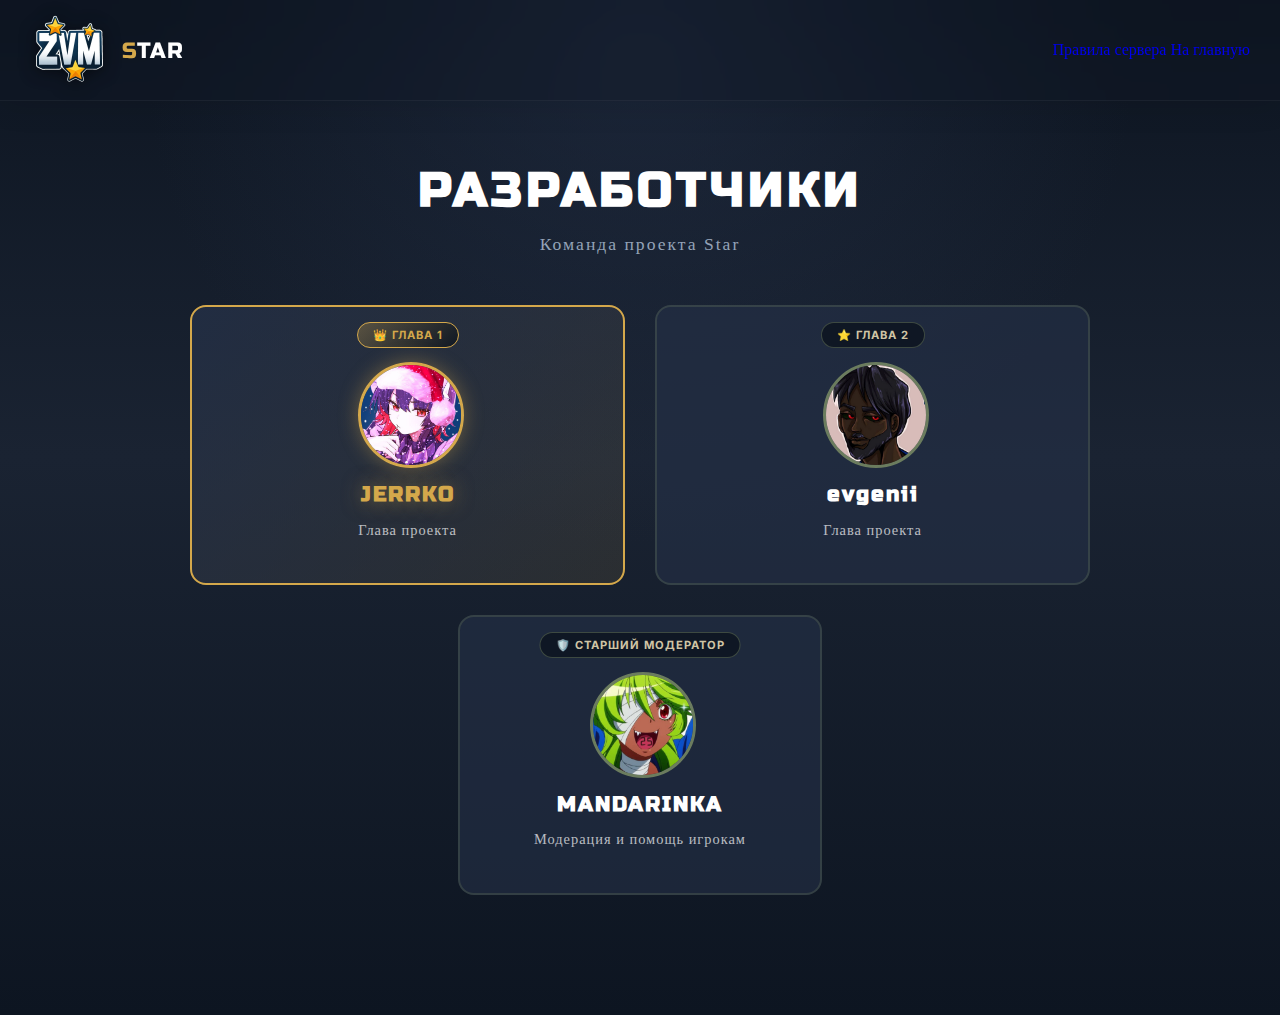
<file: developers.html>
<!DOCTYPE html>
<html lang="ru">
<head>
    <meta charset="UTF-8">
    <meta name="viewport" content="width=device-width, initial-scale=1.0">
    <meta name="description" content="Star — команда проекта (разработчики и администрация).">
    <meta name="theme-color" content="#1a2332">

    <title>Разработчики | Star</title>

    <link rel="icon" type="image/png" sizes="32x32" href="img/favicon-32x32.png">
    <link rel="icon" type="image/png" sizes="16x16" href="img/favicon-16x16.png">
    <link rel="icon" type="image/png" href="img/logo.png">
    <link rel="apple-touch-icon" sizes="180x180" href="img/apple-touch-icon.png">
    <link rel="shortcut icon" href="img/favicon.ico">

    <link rel="stylesheet" href="style.css">
</head>
<body class="developers-page">
    <header class="header">
        <a href="index.html" class="logo">
            <img src="img/logo.png" alt="Star Logo" class="logo-img">
            <span class="logo-text"><span>S</span>tar</span>
        </a>

        <nav class="top-nav">
            <a href="index.html#rules" class="top-nav-link">Правила сервера</a>
            <a href="index.html" class="top-nav-link">На главную</a>
        </nav>
    </header>

    <main>
        <section class="team-section">
            <div class="section-container">
                <div class="section-header">
                    <h1 class="section-title">Разработчики</h1>
                    <p class="section-subtitle">Команда проекта Star</p>
                </div>

                <div class="team-grid">
                    <div class="team-card team-card-leader">
                        <div class="team-card-badge">👑 ГЛАВА 1</div>
                        <div class="team-avatar">
                            <img src="img/team/jerrko.png" alt="JERRKO" class="team-avatar-img">
                            <div class="team-avatar-border"></div>
                        </div>
                        <h2 class="team-name">JERRKO</h2>
                        <p class="team-role">Глава проекта</p>
                    </div>

                    <div class="team-card">
                        <div class="team-card-badge">⭐ ГЛАВА 2</div>
                        <div class="team-avatar">
                            <img src="img/team/evgene.png" alt="evgenii" class="team-avatar-img">
                            <div class="team-avatar-border"></div>
                        </div>
                        <h2 class="team-name">evgenii</h2>
                        <p class="team-role">Глава проекта</p>
                    </div>

                    <div class="team-card">
                        <div class="team-card-badge">🛡️ СТАРШИЙ МОДЕРАТОР</div>
                        <div class="team-avatar">
                            <img src="img/team/mandarinka.png" alt="MANDARINKA" class="team-avatar-img">
                            <div class="team-avatar-border"></div>
                        </div>
                        <h2 class="team-name">MANDARINKA</h2>
                        <p class="team-role">Модерация и помощь игрокам</p>
                    </div>
                </div>
            </div>
        </section>
    </main>

    <script src="script.js"></script>
</body>
</html>
</file>
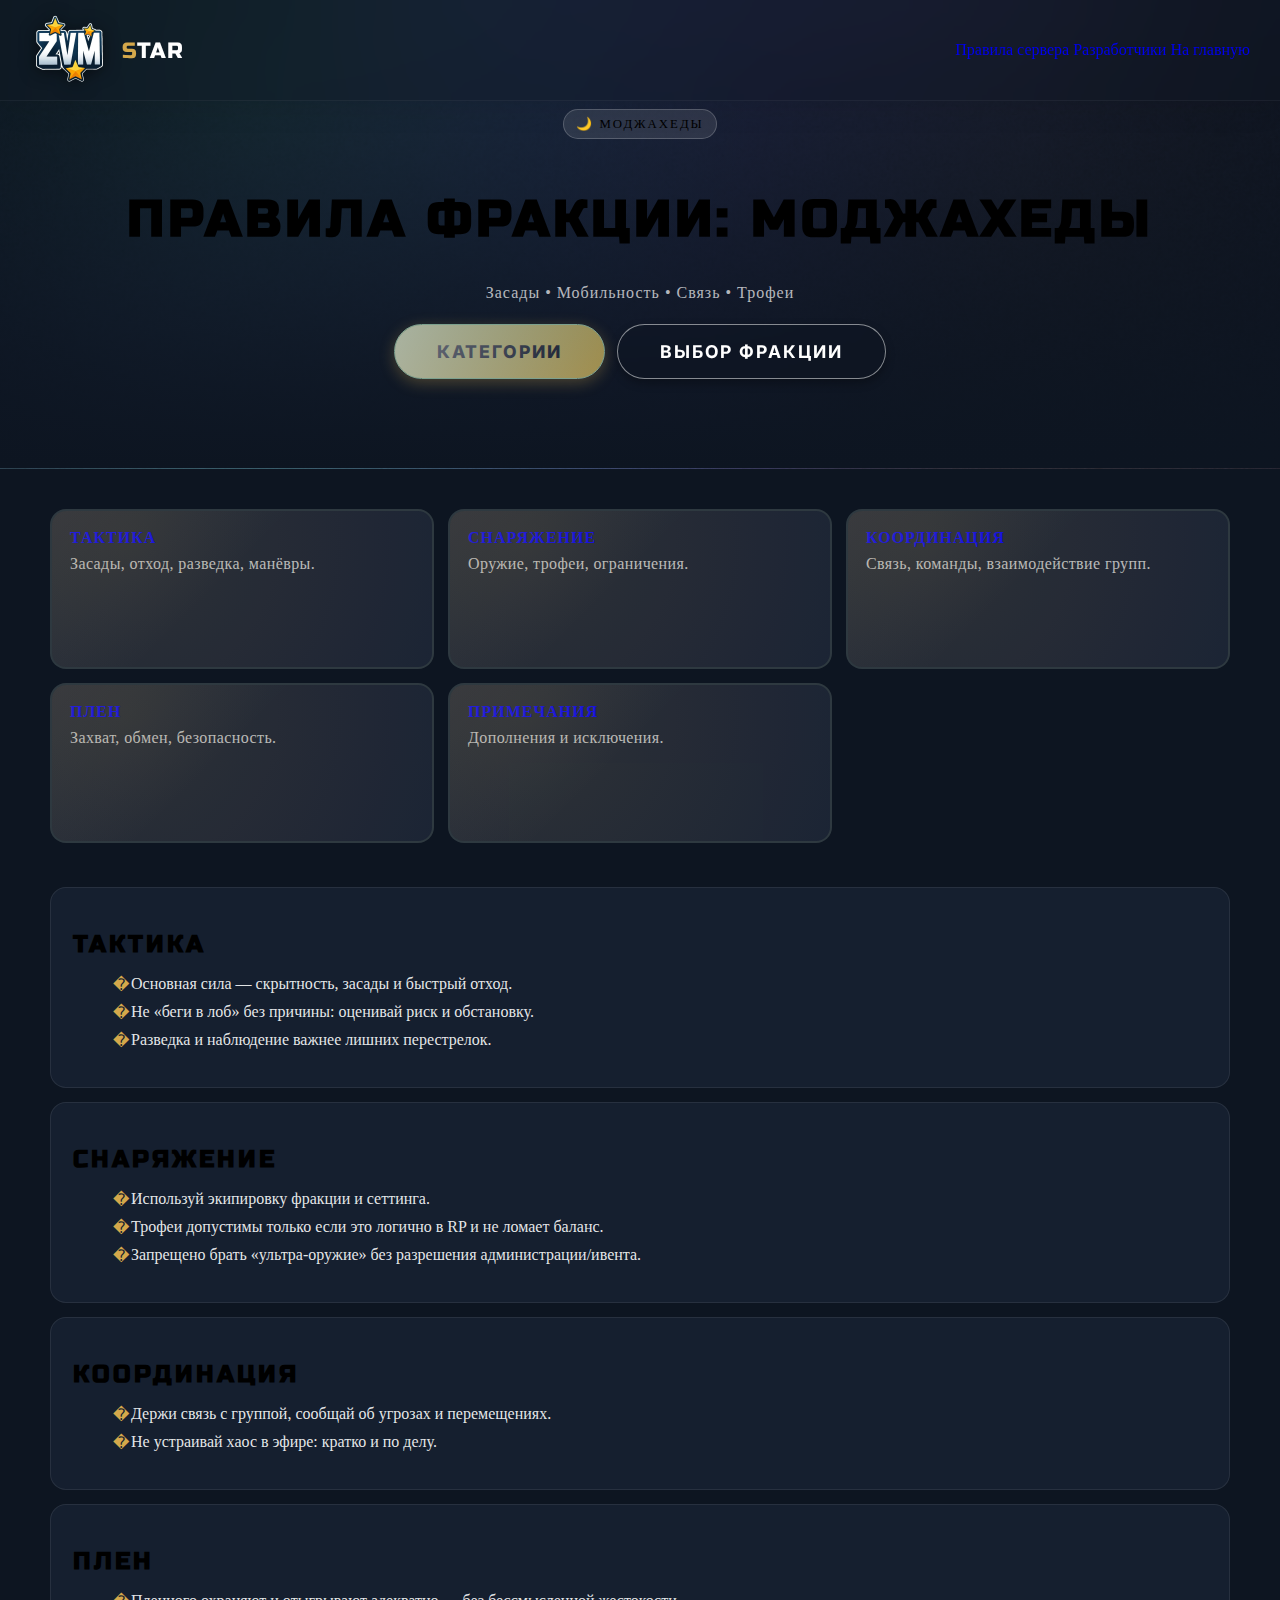
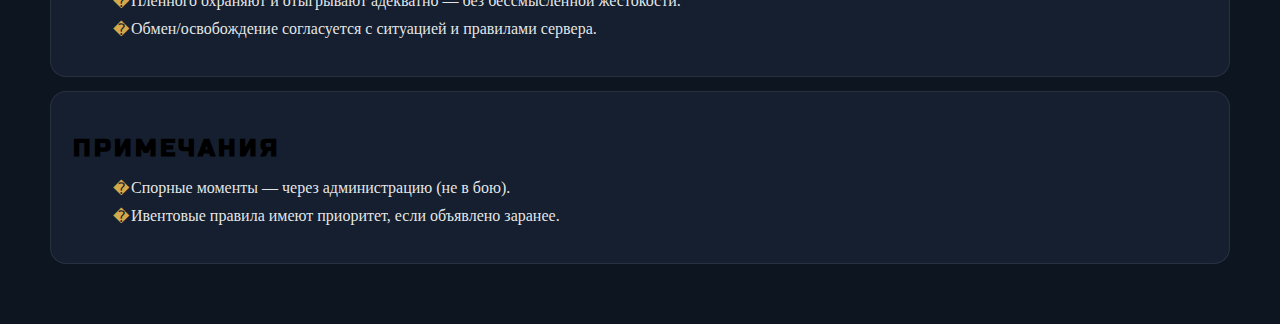
<file: mujahideen.html>
<!DOCTYPE html>
<html lang="ru">
<head>
	<meta charset="UTF-8">
	<meta name="viewport" content="width=device-width, initial-scale=1.0">
	<meta name="description" content="Star – Military RP: Моджахеды (тактика, снаряжение, правила фракции).">
	<meta name="theme-color" content="#1a2332">

	<title>Моджахеды — Правила фракции | Star</title>

	<link rel="icon" type="image/png" sizes="32x32" href="img/favicon-32x32.png">
	<link rel="icon" type="image/png" sizes="16x16" href="img/favicon-16x16.png">
	<link rel="icon" type="image/png" href="img/logo.png">
	<link rel="apple-touch-icon" sizes="180x180" href="img/apple-touch-icon.png">
	<link rel="shortcut icon" href="img/favicon.ico">

	<link rel="stylesheet" href="style.css">
</head>
<body>
	<header class="header">
		<a href="index.html" class="logo">
			<img src="img/logo.png" alt="Star Logo" class="logo-img">
			<span class="logo-text"><span>S</span>tar</span>
		</a>
		<nav class="top-nav">
			<a href="index.html#rules" class="top-nav-link">Правила сервера</a>
			<a href="developers.html" target="_blank" rel="noopener" class="top-nav-link">Разработчики</a>
			<a href="index.html" class="top-nav-link">На главную</a>
		</nav>
	</header>

	<main class="faction-page faction-page-muj">
		<section class="faction-hero">
			<div class="faction-hero-overlay"></div>
			<div class="faction-hero-content">
				<div class="faction-hero-badge">🌙 МОДЖАХЕДЫ</div>
				<h1 class="faction-hero-title">Правила фракции: Моджахеды</h1>
				<p class="faction-hero-subtitle">Засады • Мобильность • Связь • Трофеи</p>
				<div class="faction-hero-actions">
					<a class="btn btn-primary" href="#categories">Категории</a>
					<a class="btn btn-outline" href="index.html#home">Выбор фракции</a>
				</div>
			</div>
		</section>

		<section id="categories" class="faction-categories">
			<div class="section-container">
				<div class="faction-categories-grid">
					<a class="category-tile" href="#tactics">
						<div class="category-title">Тактика</div>
						<div class="category-desc">Засады, отход, разведка, манёвры.</div>
					</a>
					<a class="category-tile" href="#equipment">
						<div class="category-title">Снаряжение</div>
						<div class="category-desc">Оружие, трофеи, ограничения.</div>
					</a>
					<a class="category-tile" href="#coordination">
						<div class="category-title">Координация</div>
						<div class="category-desc">Связь, команды, взаимодействие групп.</div>
					</a>
					<a class="category-tile" href="#prisoners">
						<div class="category-title">Плен</div>
						<div class="category-desc">Захват, обмен, безопасность.</div>
					</a>
					<a class="category-tile" href="#notes">
						<div class="category-title">Примечания</div>
						<div class="category-desc">Дополнения и исключения.</div>
					</a>
				</div>
			</div>
		</section>

		<section class="faction-sections">
			<div class="section-container">
				<article id="tactics" class="faction-section">
					<h2 class="faction-section-title">Тактика</h2>
					<ul class="faction-list">
						<li>Основная сила — скрытность, засады и быстрый отход.</li>
						<li>Не «беги в лоб» без причины: оценивай риск и обстановку.</li>
						<li>Разведка и наблюдение важнее лишних перестрелок.</li>
					</ul>
				</article>

				<article id="equipment" class="faction-section">
					<h2 class="faction-section-title">Снаряжение</h2>
					<ul class="faction-list">
						<li>Используй экипировку фракции и сеттинга.</li>
						<li>Трофеи допустимы только если это логично в RP и не ломает баланс.</li>
						<li>Запрещено брать «ультра-оружие» без разрешения администрации/ивента.</li>
					</ul>
				</article>

				<article id="coordination" class="faction-section">
					<h2 class="faction-section-title">Координация</h2>
					<ul class="faction-list">
						<li>Держи связь с группой, сообщай об угрозах и перемещениях.</li>
						<li>Не устраивай хаос в эфире: кратко и по делу.</li>
					</ul>
				</article>

				<article id="prisoners" class="faction-section">
					<h2 class="faction-section-title">Плен</h2>
					<ul class="faction-list">
						<li>Пленного охраняют и отыгрывают адекватно — без бессмысленной жестокости.</li>
						<li>Обмен/освобождение согласуется с ситуацией и правилами сервера.</li>
					</ul>
				</article>

				<article id="notes" class="faction-section">
					<h2 class="faction-section-title">Примечания</h2>
					<ul class="faction-list">
						<li>Спорные моменты — через администрацию (не в бою).</li>
						<li>Ивентовые правила имеют приоритет, если объявлено заранее.</li>
					</ul>
				</article>
			</div>
		</section>
	</main>

	<script src="script.js"></script>
</body>
</html>
</file>
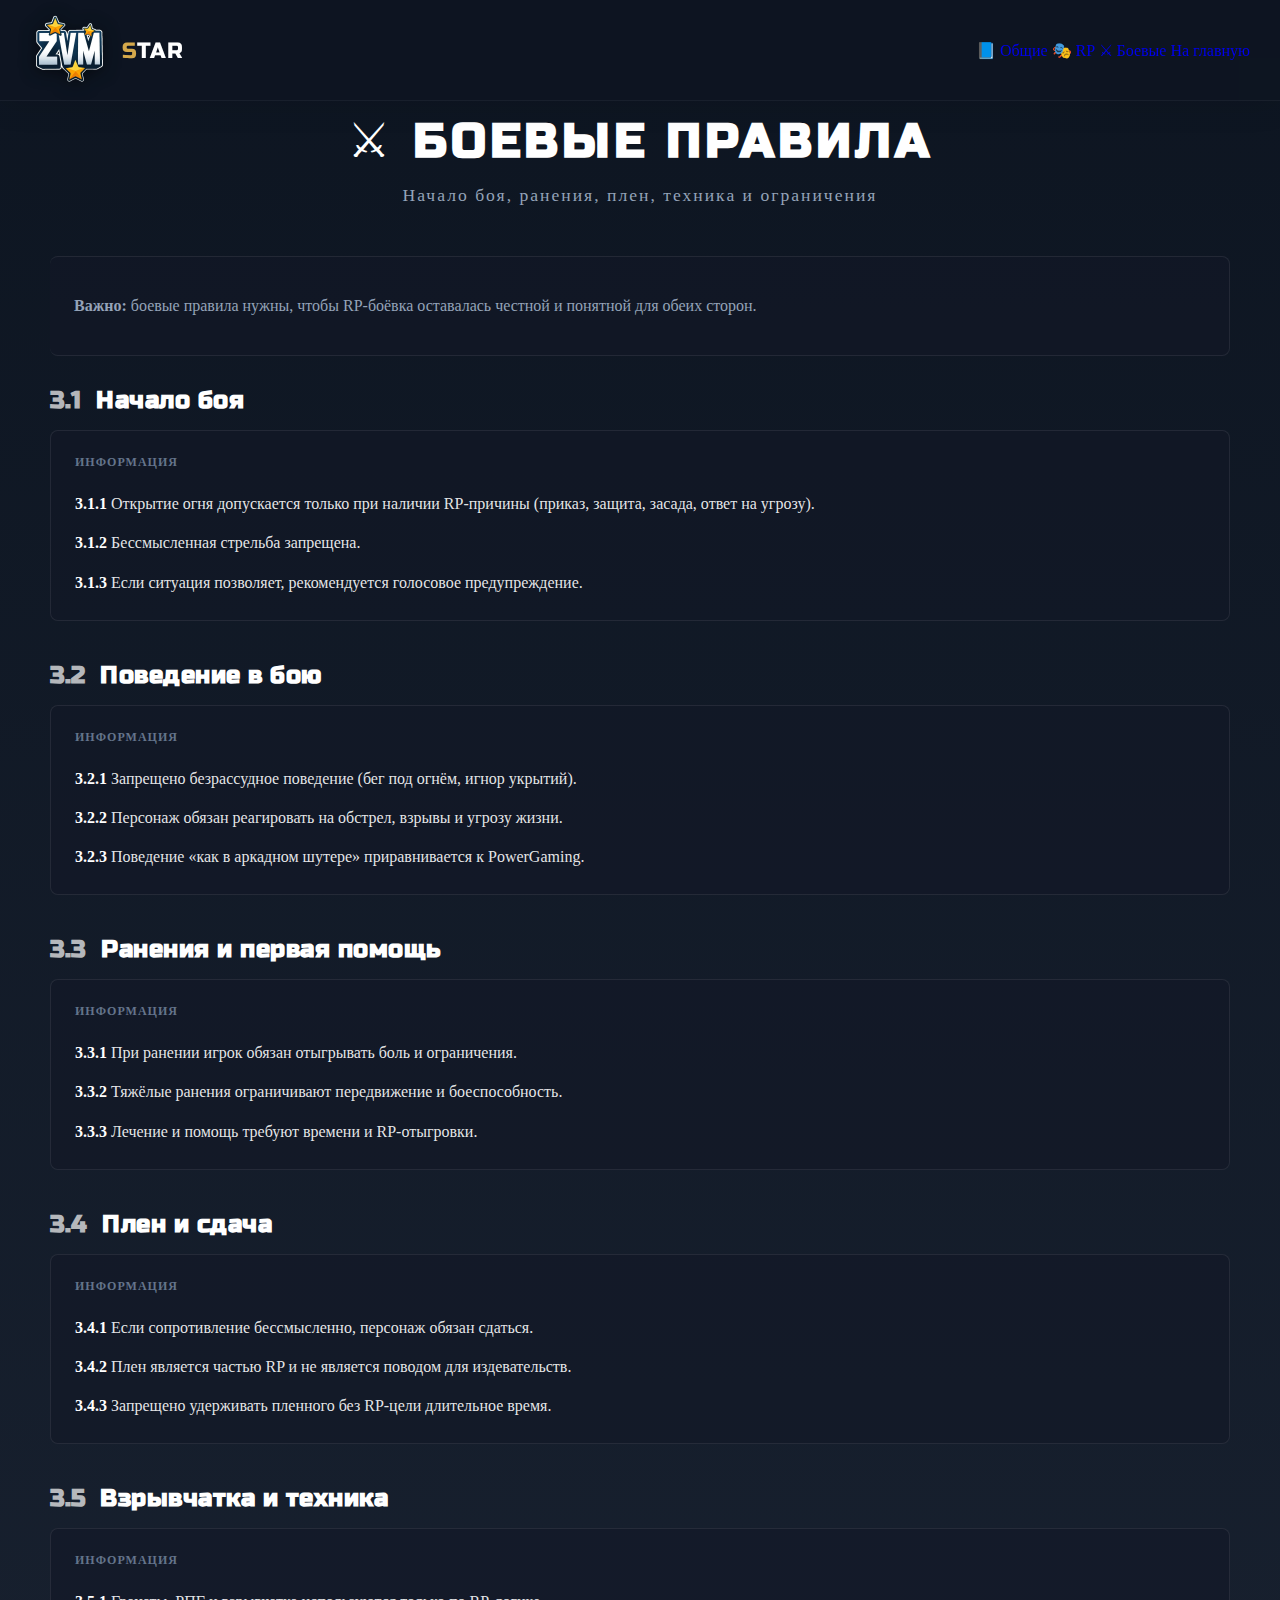
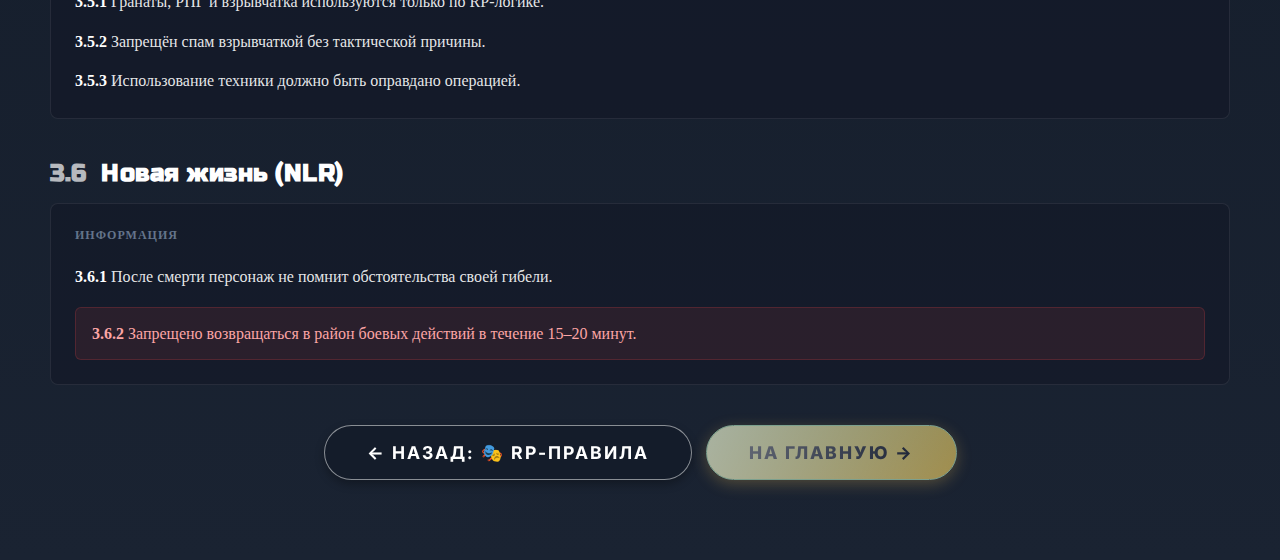
<file: rules-combat.html>
<!DOCTYPE html>
<html lang="ru">
<head>
    <meta charset="UTF-8">
    <meta name="viewport" content="width=device-width, initial-scale=1.0">
    <meta name="description" content="Star — Military RP: Afghanistan. Боевые правила сервера.">
    <meta name="theme-color" content="#1a2332">

    <title>Боевые правила | Star</title>

    <link rel="icon" type="image/png" sizes="32x32" href="img/favicon-32x32.png">
    <link rel="icon" type="image/png" sizes="16x16" href="img/favicon-16x16.png">
    <link rel="icon" type="image/png" href="img/logo.png">
    <link rel="apple-touch-icon" sizes="180x180" href="img/apple-touch-icon.png">
    <link rel="shortcut icon" href="img/favicon.ico">

    <link rel="stylesheet" href="style.css">
</head>
<body>
    <header class="header">
        <a href="index.html" class="logo">
            <img src="img/logo.png" alt="Star Logo" class="logo-img">
            <span class="logo-text"><span>S</span>tar</span>
        </a>

        <nav class="top-nav">
            <a href="rules-general.html" class="top-nav-link">📘 Общие</a>
            <a href="rules-rp.html" class="top-nav-link">🎭 RP</a>
            <a href="rules-combat.html" class="top-nav-link">⚔ Боевые</a>
            <a href="index.html" class="top-nav-link">На главную</a>
        </nav>
    </header>

    <main class="rules-section">
        <div class="section-container">
            <div class="section-header">
                <h1 class="section-title">⚔ Боевые правила</h1>
                <p class="section-subtitle">Начало боя, ранения, плен, техника и ограничения</p>
            </div>

            <div class="rules-intro-block">
                <p><strong>Важно:</strong> боевые правила нужны, чтобы RP-боёвка оставалась честной и понятной для обеих сторон.</p>
            </div>

            <!-- 3.1 Начало боя -->
            <div class="rule-block">
                <div class="rule-header">
                    <div class="rule-number">3.1</div>
                    <h2 class="rule-title">Начало боя</h2>
                </div>
                <div class="rule-items">
                    <div class="rule-item">
                        <div class="rule-text"><strong>3.1.1</strong> Открытие огня допускается только при наличии RP-причины (приказ, защита, засада, ответ на угрозу).</div>
                    </div>
                    <div class="rule-item">
                        <div class="rule-text"><strong>3.1.2</strong> Бессмысленная стрельба запрещена.</div>
                    </div>
                    <div class="rule-item">
                        <div class="rule-text"><strong>3.1.3</strong> Если ситуация позволяет, рекомендуется голосовое предупреждение.</div>
                    </div>
                </div>
            </div>

            <!-- 3.2 Поведение в бою -->
            <div class="rule-block">
                <div class="rule-header">
                    <div class="rule-number">3.2</div>
                    <h2 class="rule-title">Поведение в бою</h2>
                </div>
                <div class="rule-items">
                    <div class="rule-item">
                        <div class="rule-text"><strong>3.2.1</strong> Запрещено безрассудное поведение (бег под огнём, игнор укрытий).</div>
                    </div>
                    <div class="rule-item">
                        <div class="rule-text"><strong>3.2.2</strong> Персонаж обязан реагировать на обстрел, взрывы и угрозу жизни.</div>
                    </div>
                    <div class="rule-item">
                        <div class="rule-text"><strong>3.2.3</strong> Поведение «как в аркадном шутере» приравнивается к PowerGaming.</div>
                    </div>
                </div>
            </div>

            <!-- 3.3 Ранения и первая помощь -->
            <div class="rule-block">
                <div class="rule-header">
                    <div class="rule-number">3.3</div>
                    <h2 class="rule-title">Ранения и первая помощь</h2>
                </div>
                <div class="rule-items">
                    <div class="rule-item">
                        <div class="rule-text"><strong>3.3.1</strong> При ранении игрок обязан отыгрывать боль и ограничения.</div>
                    </div>
                    <div class="rule-item">
                        <div class="rule-text"><strong>3.3.2</strong> Тяжёлые ранения ограничивают передвижение и боеспособность.</div>
                    </div>
                    <div class="rule-item">
                        <div class="rule-text"><strong>3.3.3</strong> Лечение и помощь требуют времени и RP-отыгровки.</div>
                    </div>
                </div>
            </div>

            <!-- 3.4 Плен и сдача -->
            <div class="rule-block">
                <div class="rule-header">
                    <div class="rule-number">3.4</div>
                    <h2 class="rule-title">Плен и сдача</h2>
                </div>
                <div class="rule-items">
                    <div class="rule-item">
                        <div class="rule-text"><strong>3.4.1</strong> Если сопротивление бессмысленно, персонаж обязан сдаться.</div>
                    </div>
                    <div class="rule-item">
                        <div class="rule-text"><strong>3.4.2</strong> Плен является частью RP и не является поводом для издевательств.</div>
                    </div>
                    <div class="rule-item">
                        <div class="rule-text"><strong>3.4.3</strong> Запрещено удерживать пленного без RP-цели длительное время.</div>
                    </div>
                </div>
            </div>

            <!-- 3.5 Взрывчатка и техника -->
            <div class="rule-block">
                <div class="rule-header">
                    <div class="rule-number">3.5</div>
                    <h2 class="rule-title">Взрывчатка и техника</h2>
                </div>
                <div class="rule-items">
                    <div class="rule-item">
                        <div class="rule-text"><strong>3.5.1</strong> Гранаты, РПГ и взрывчатка используются только по RP-логике.</div>
                    </div>
                    <div class="rule-item">
                        <div class="rule-text"><strong>3.5.2</strong> Запрещён спам взрывчаткой без тактической причины.</div>
                    </div>
                    <div class="rule-item">
                        <div class="rule-text"><strong>3.5.3</strong> Использование техники должно быть оправдано операцией.</div>
                    </div>
                </div>
            </div>

            <!-- 3.6 Новая жизнь (NLR) -->
            <div class="rule-block">
                <div class="rule-header">
                    <div class="rule-number">3.6</div>
                    <h2 class="rule-title">Новая жизнь (NLR)</h2>
                </div>
                <div class="rule-items">
                    <div class="rule-item">
                        <div class="rule-text"><strong>3.6.1</strong> После смерти персонаж не помнит обстоятельства своей гибели.</div>
                    </div>
                    <div class="rule-item rule-item-danger">
                        <div class="rule-text"><strong>3.6.2</strong> Запрещено возвращаться в район боевых действий в течение 15–20 минут.</div>
                    </div>
                </div>
            </div>

            <div style="margin-top: 28px; display: flex; gap: 14px; flex-wrap: wrap; justify-content: center;">
                <a href="rules-rp.html" class="btn btn-outline">← Назад: 🎭 RP-правила</a>
                <a href="index.html#rules" class="btn btn-primary">На главную →</a>
            </div>
        </div>
    </main>

    <script src="script.js"></script>
</body>
</html>
</file>
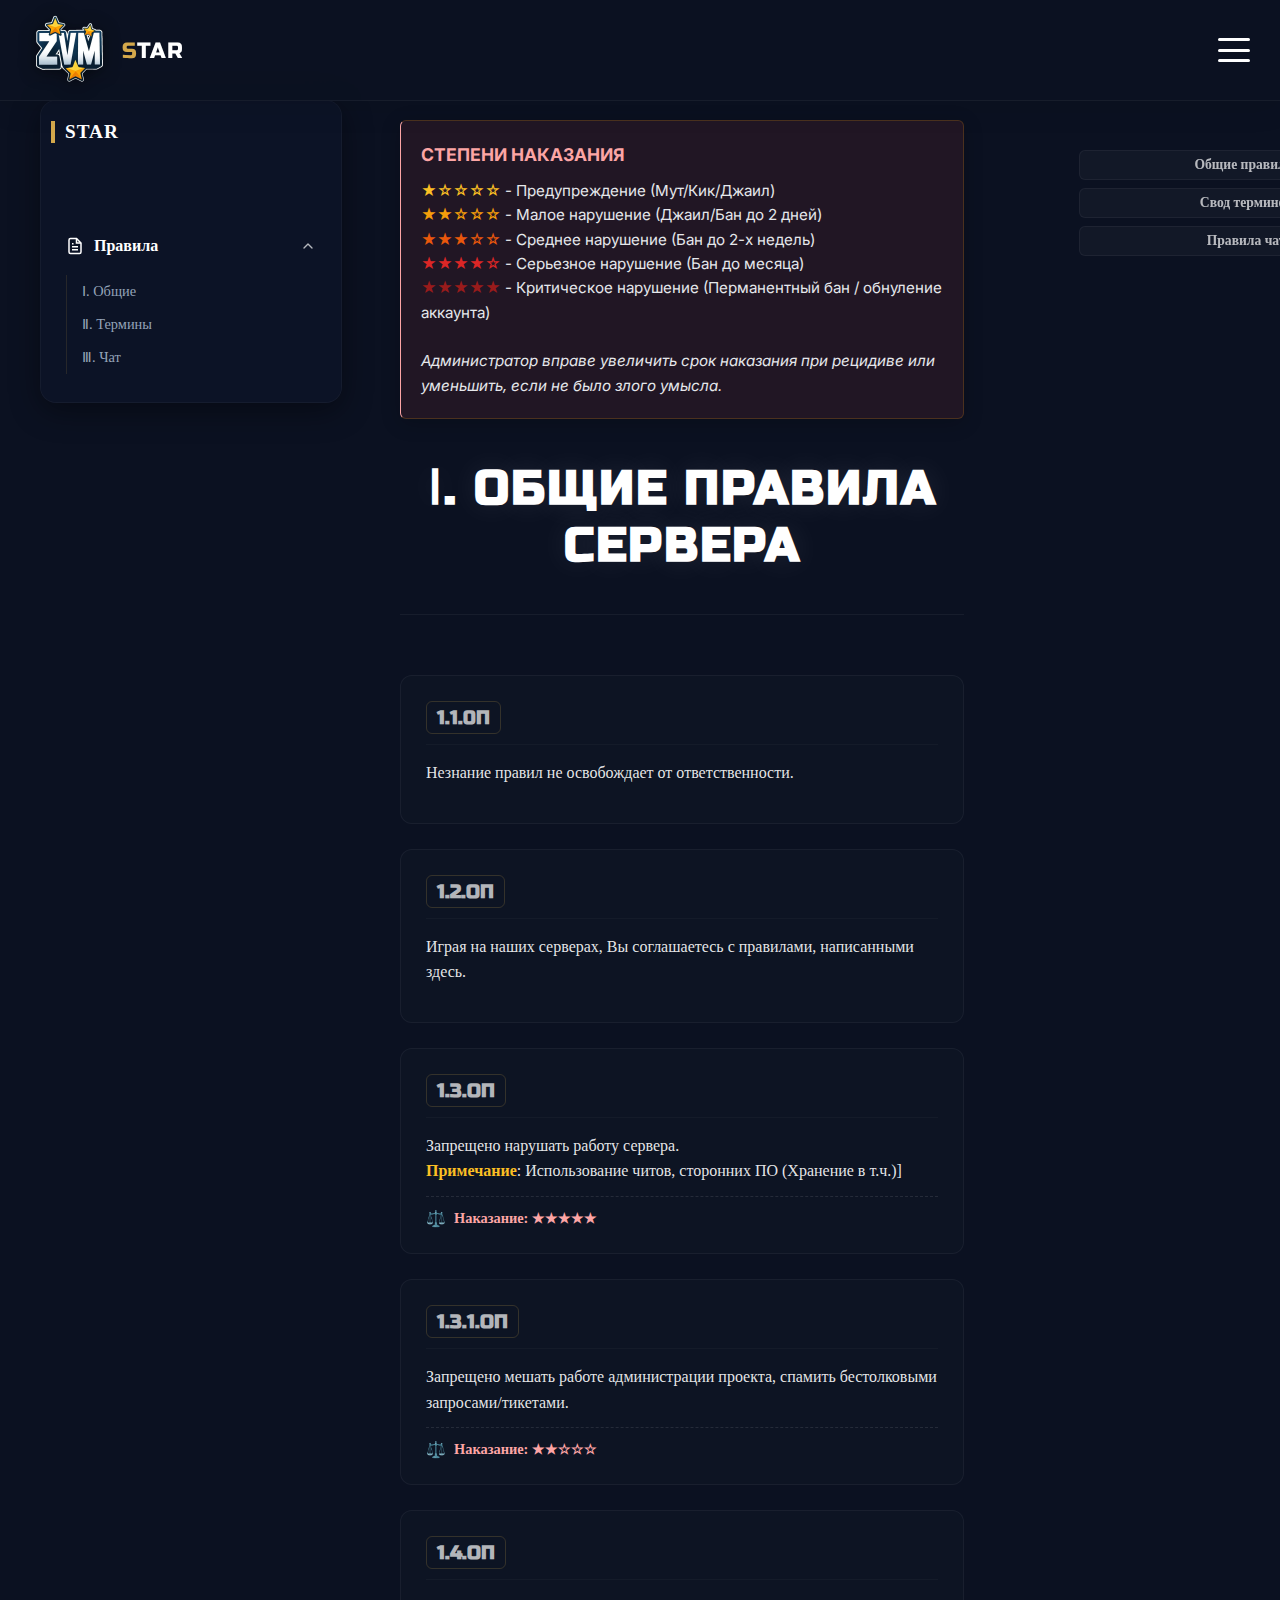
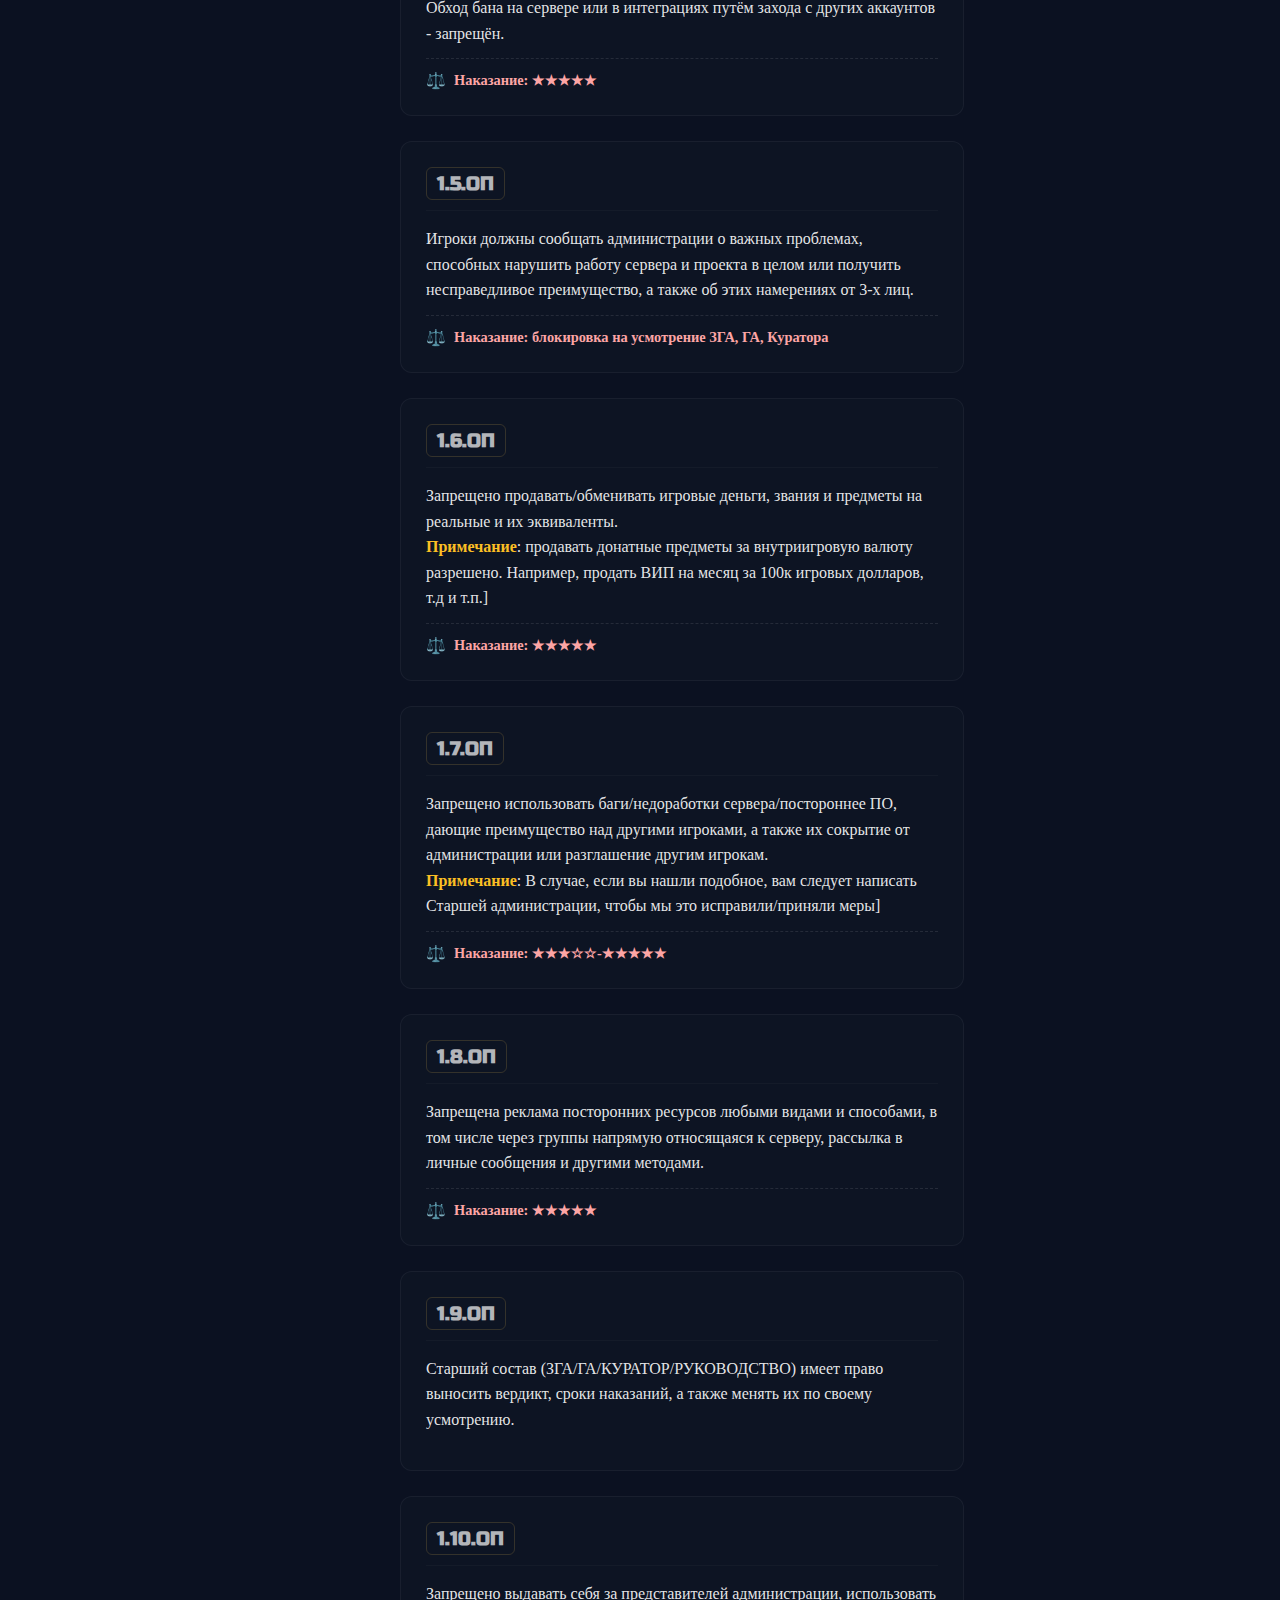
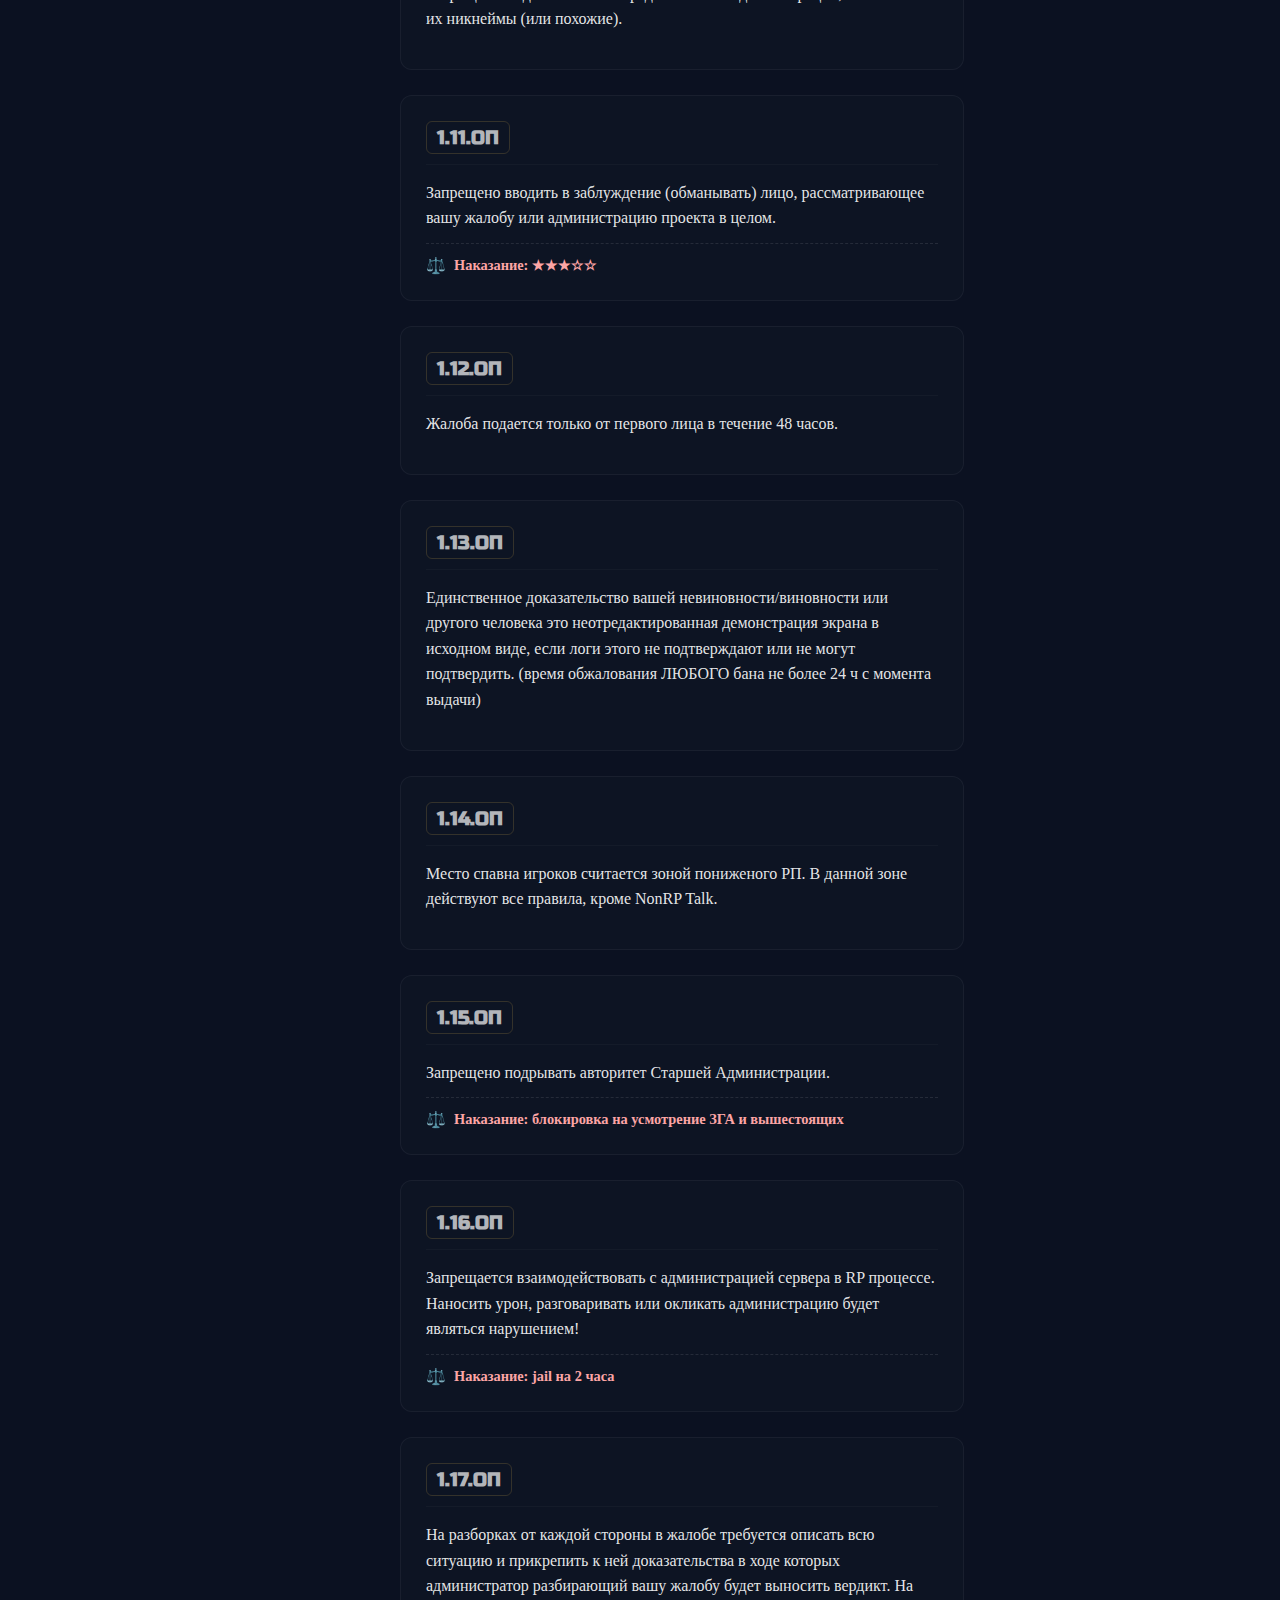
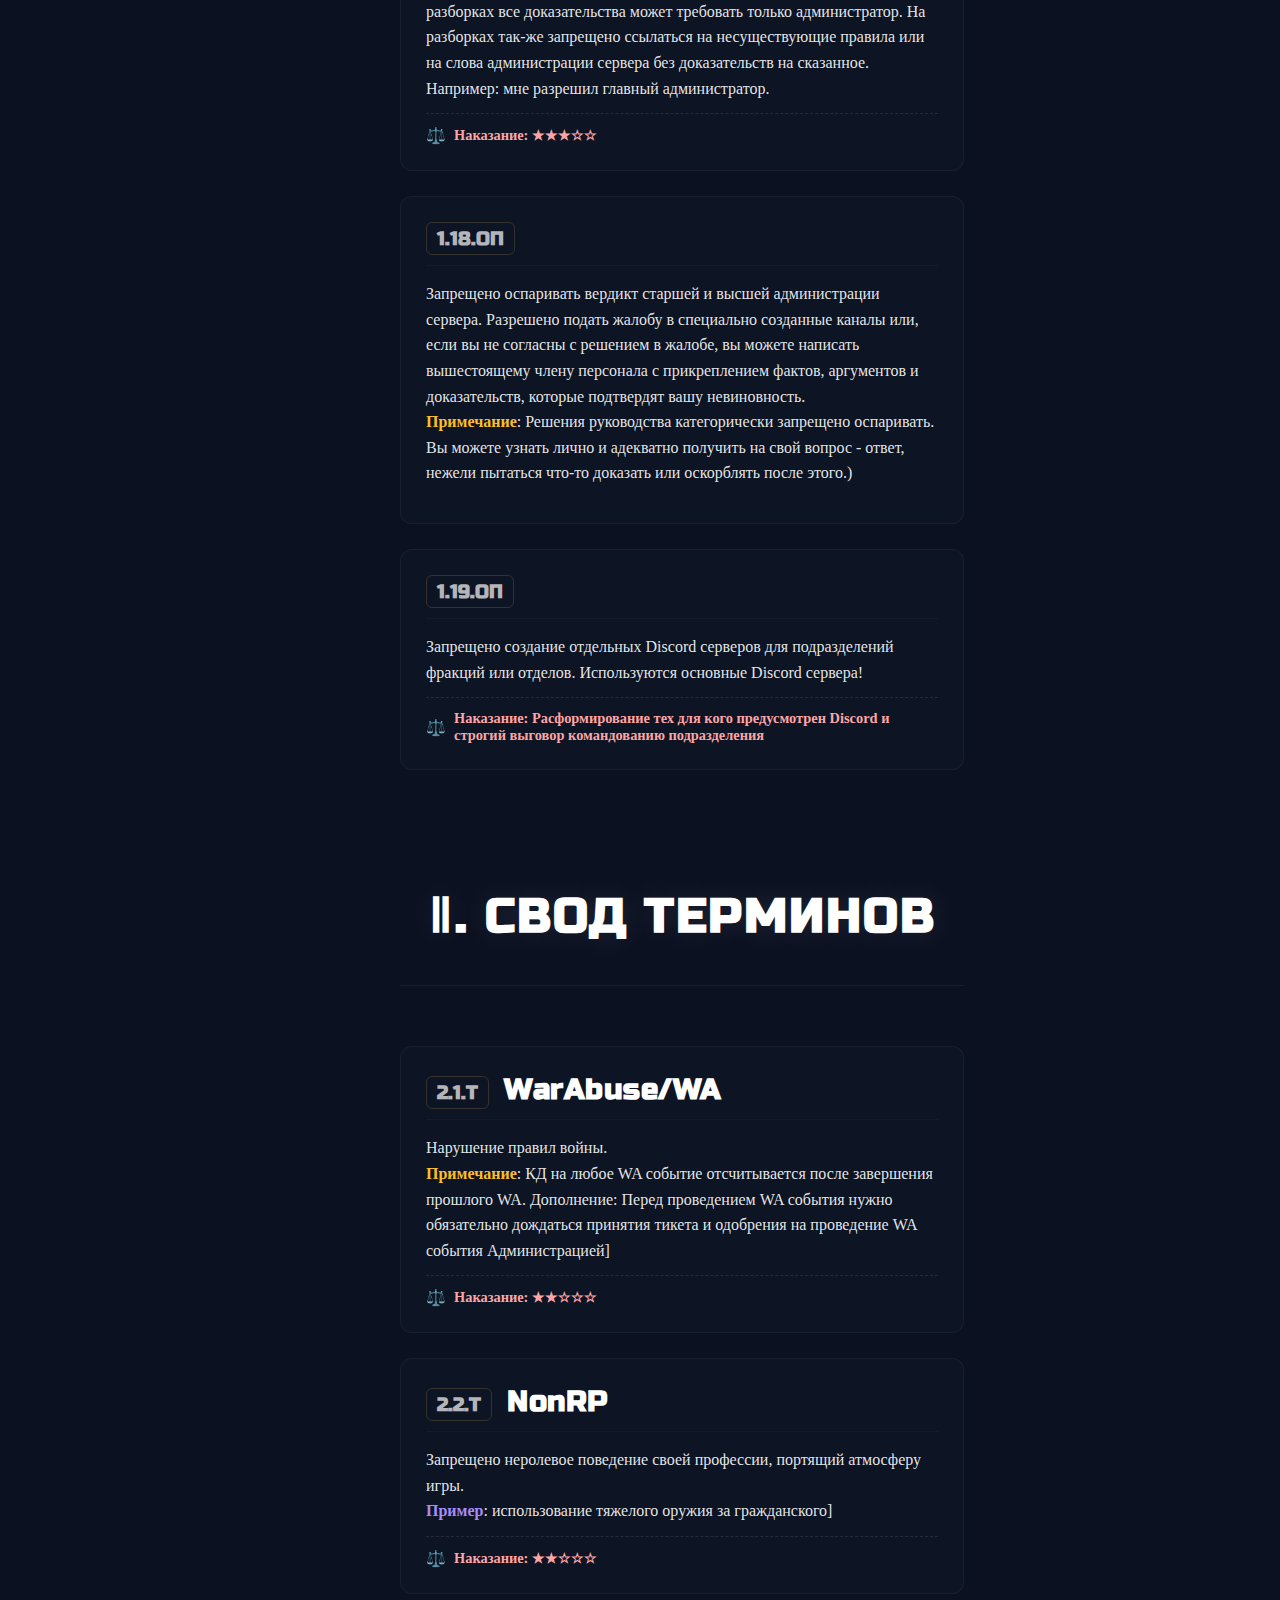
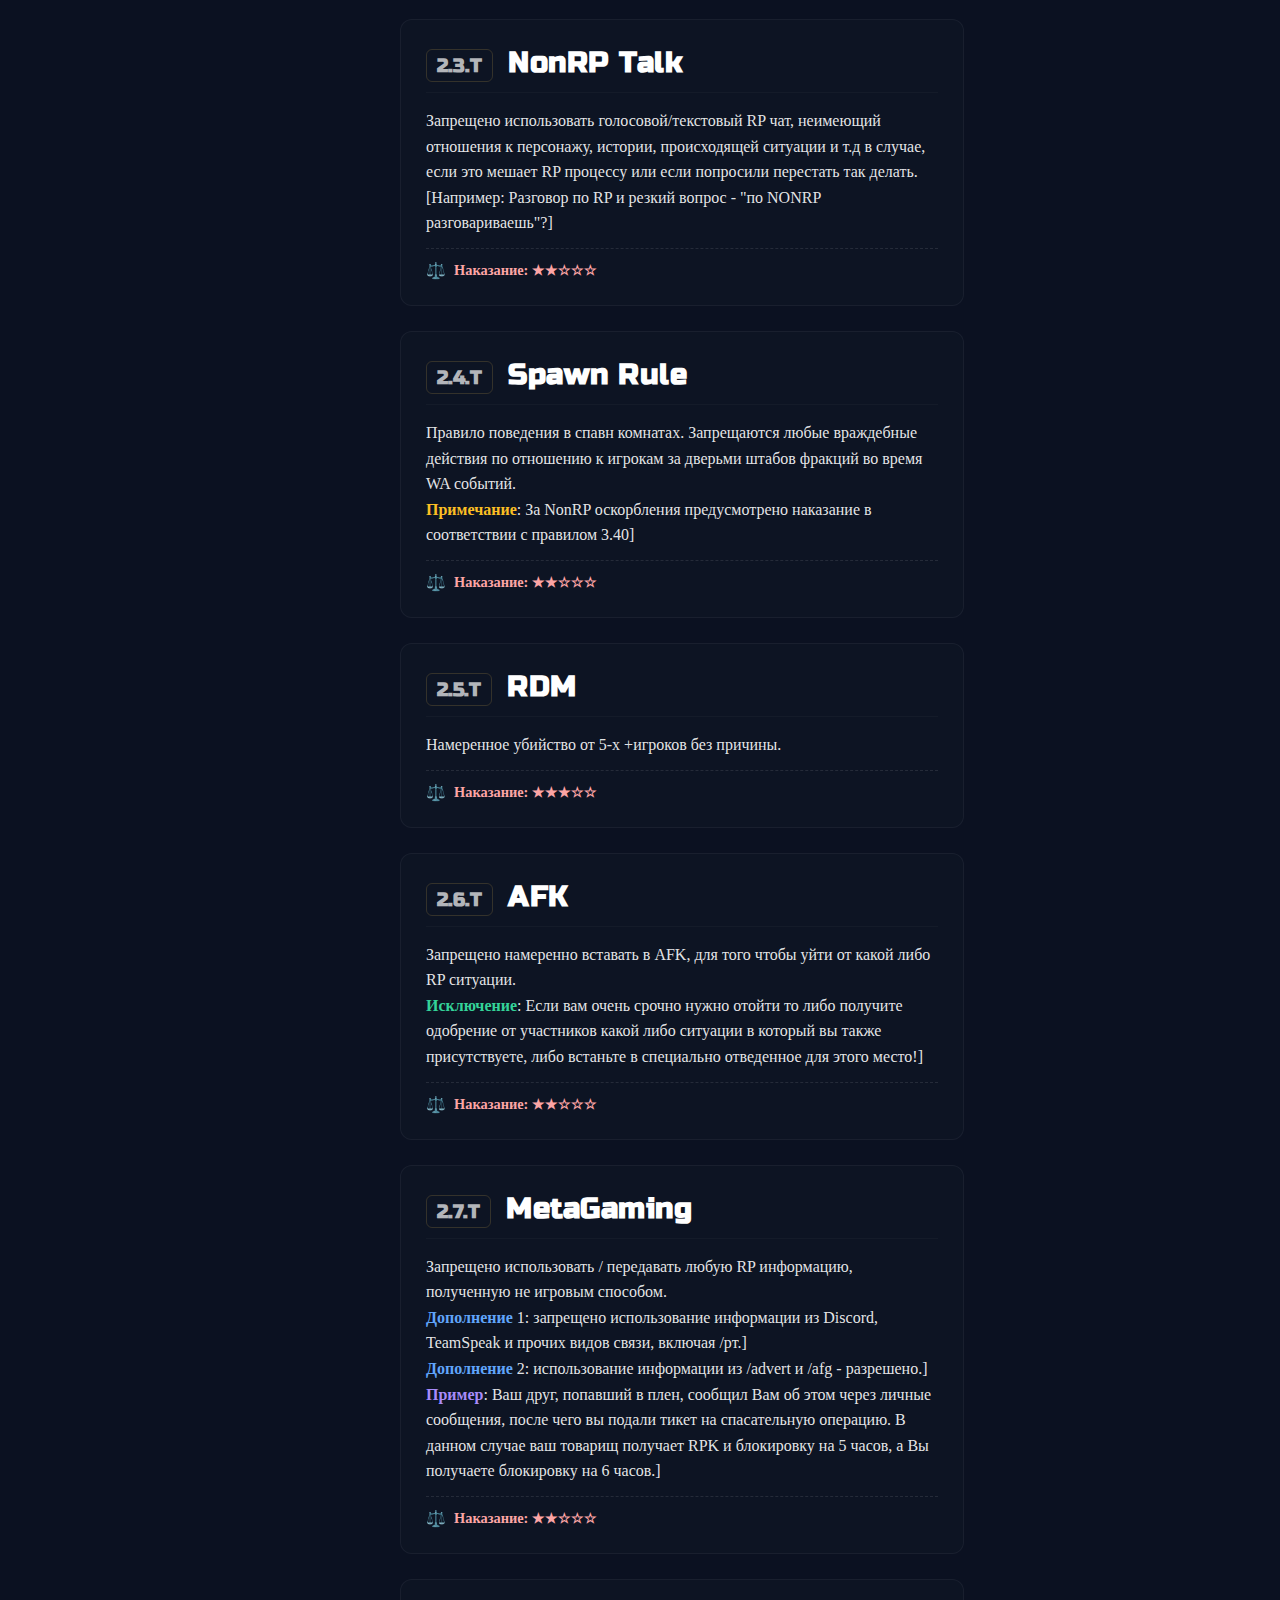
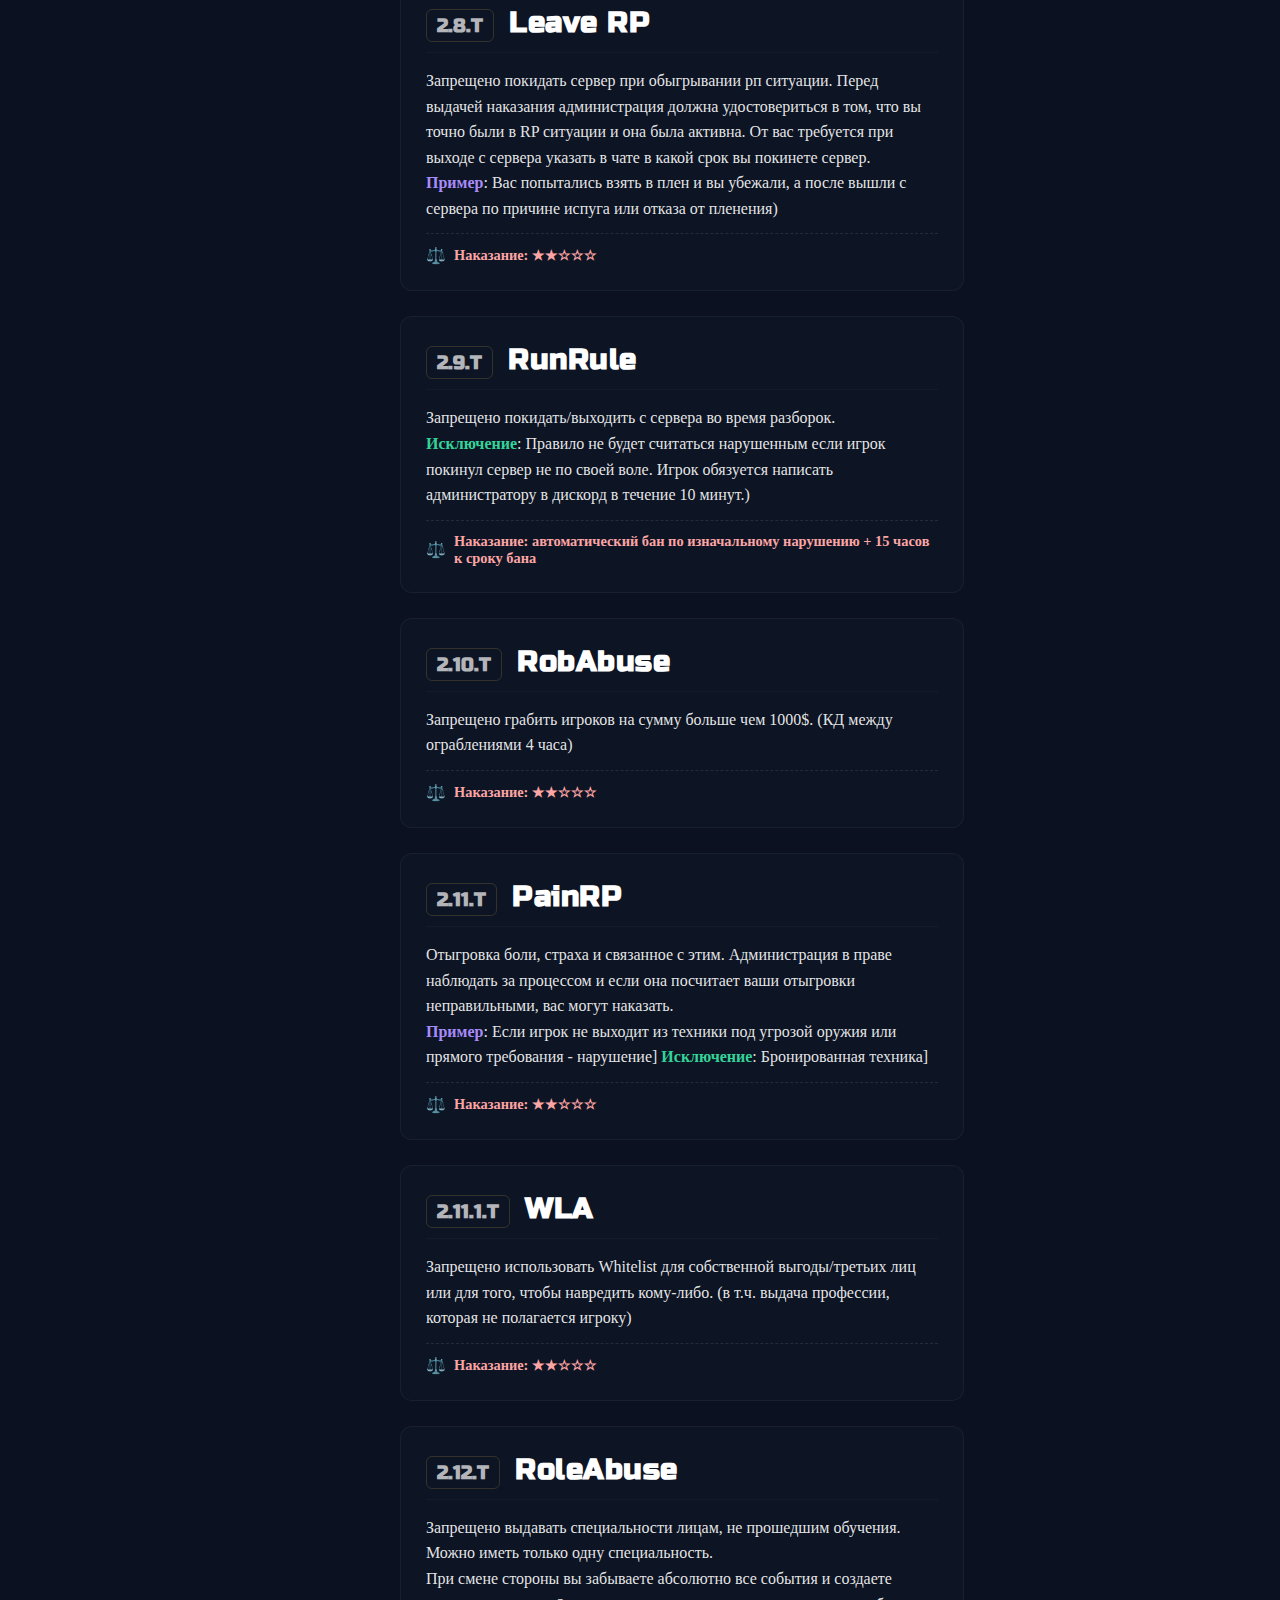
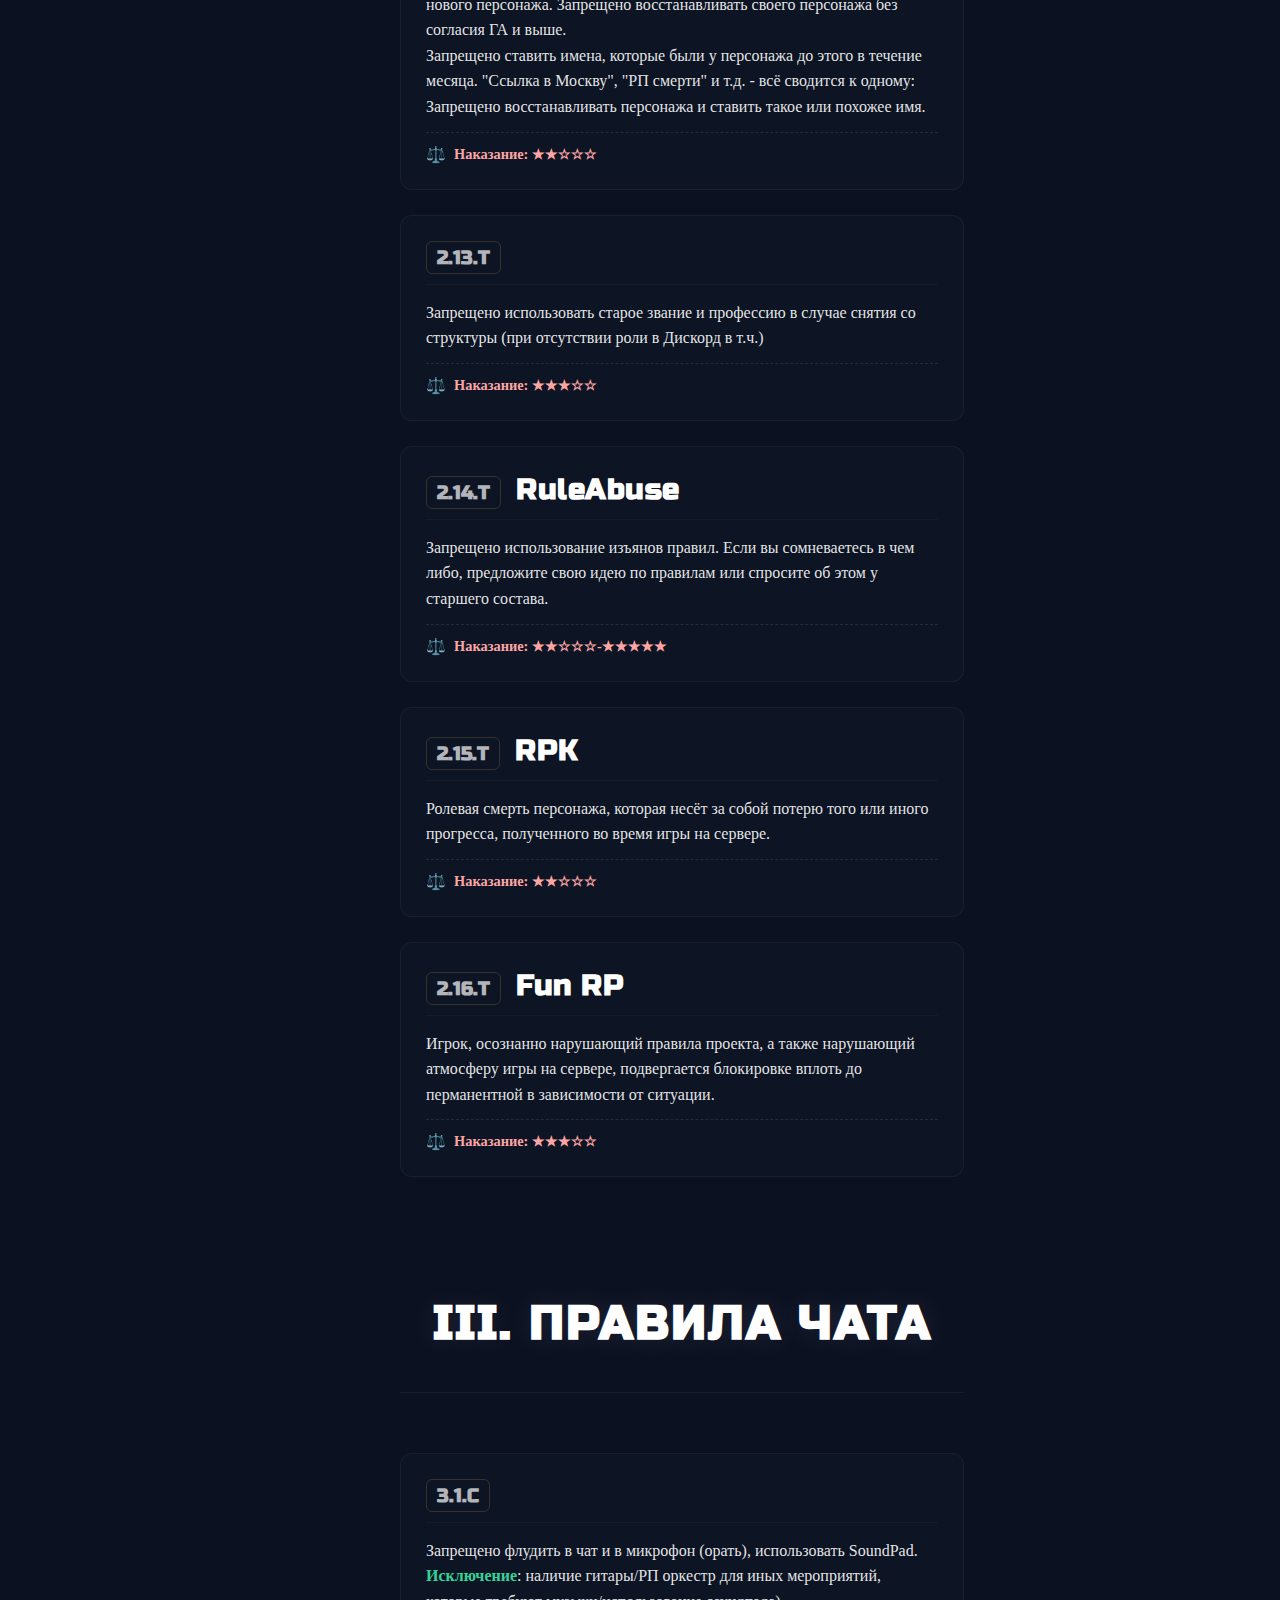
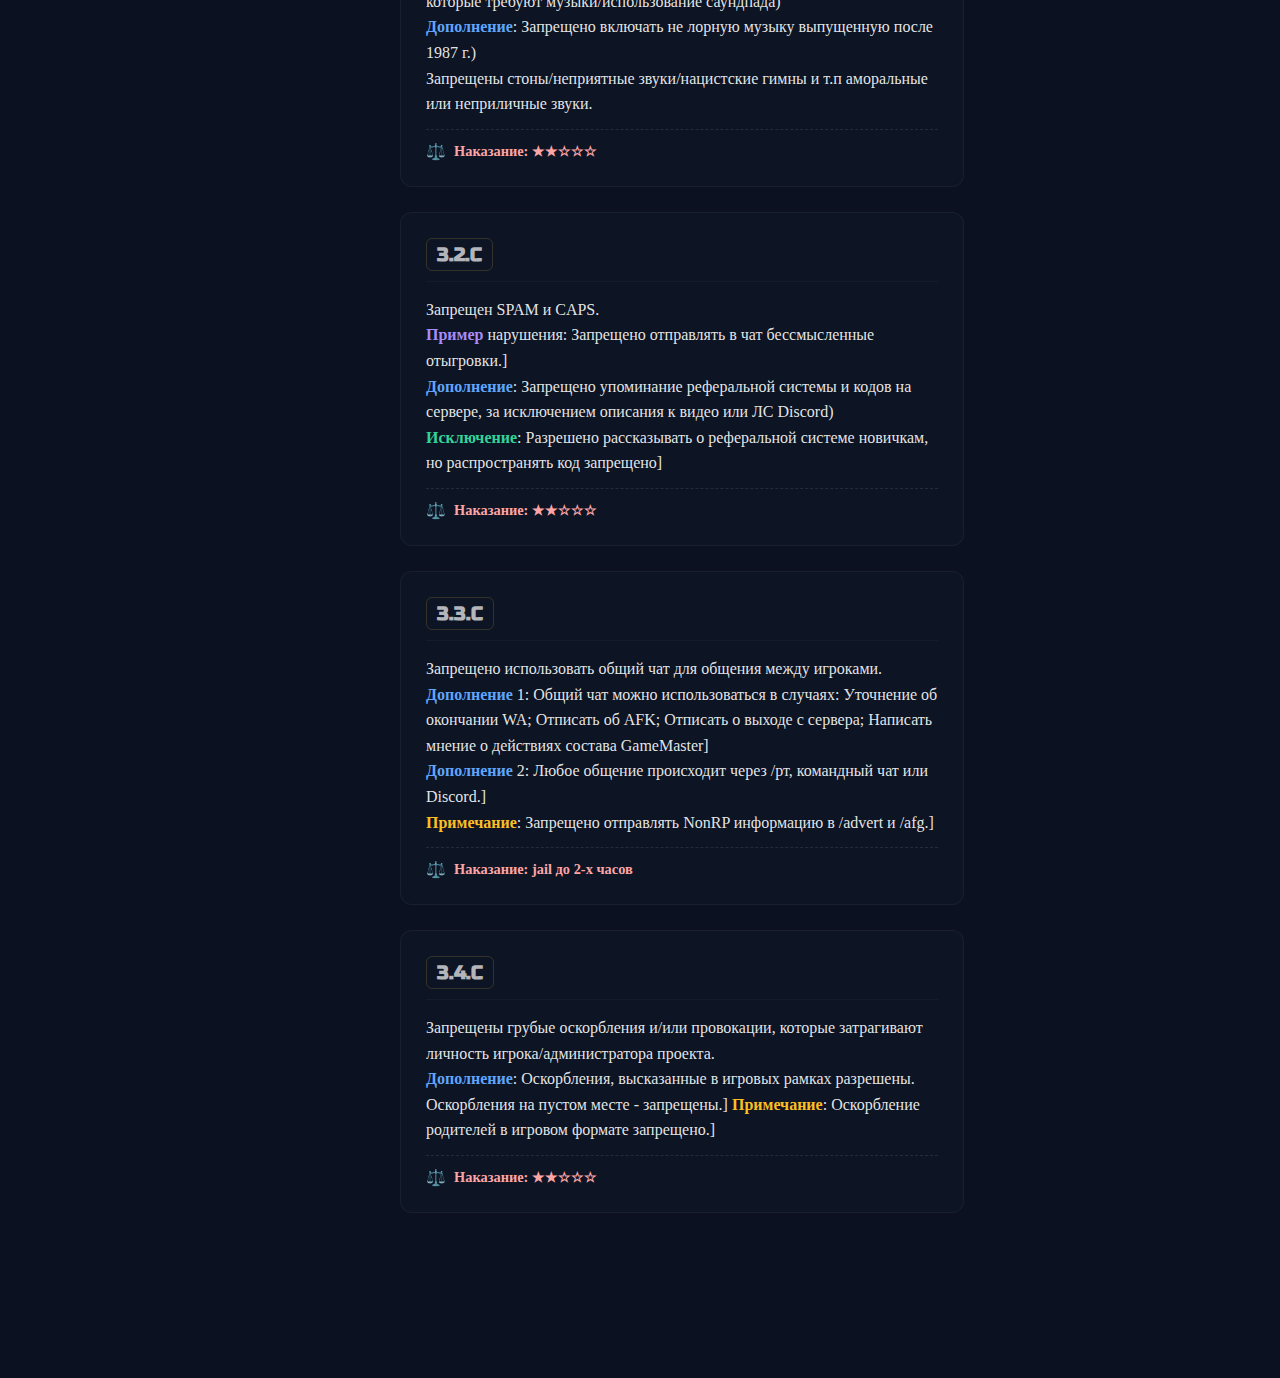
<file: rules-general.html>
﻿<!DOCTYPE html>
<html lang="ru">
<head>
    <meta charset="UTF-8">
    <meta name="viewport" content="width=device-width, initial-scale=1.0">
    <meta name="description" content="Star — Military RP: Afghanistan. Полный свод правил сервера.">
    <meta name="theme-color" content="#1a2332">

    <title>Правила сервера | Star</title>

    <!-- Favicon -->
    <link rel="icon" type="image/png" href="img/logo.png">

    <!-- Fonts -->
    <link rel="preconnect" href="https://fonts.googleapis.com">
    <link rel="preconnect" href="https://fonts.gstatic.com" crossorigin>
    <link href="https://fonts.googleapis.com/css2?family=Inter:wght@700;800;900&family=Montserrat:wght@700;800;900&family=Rajdhani:wght@400;500;600;700&family=Roboto+Mono:wght@600;700&family=Russo+One&display=swap" rel="stylesheet">

    <!-- Styles -->
    <link rel="stylesheet" href="style.css?v=2">
    <!-- Docs Specific Styles -->
    <link rel="stylesheet" href="docs_styles.css?v=3">
</head>
<body class="docs-page">
    <header class="header">
        <!-- Logo -->
        <a href="index.html" class="logo">
            <img src="img/logo.png" alt="Star Logo" class="logo-img">
            <span class="logo-text"><span>S</span>tar</span>
        </a>
        
        <!-- Hamburger Button -->
        <button class="hamburger-btn" id="hamburgerBtn">
            <span class="bar bar-1"></span>
            <span class="bar bar-2"></span>
            <span class="bar bar-3"></span>
        </button>
    </header>

    <!-- Fullscreen Menu Overlay -->
    <div class="fullscreen-menu" id="fullscreenMenu">
        <nav class="menu-nav">
            <a href="index.html" class="menu-link">
                <img src="img/home-logo.png" alt="Home" class="menu-icon">
                <span>Главная</span>
            </a>
            <a href="developers.html" class="menu-link">
                <img src="img/Logo-team.png" alt="Team" class="menu-icon">
                <span>Разработчики</span>
            </a>
            <a href="https://discord.gg/rBHWSk4eTT" target="_blank" class="menu-link">
                <img src="img/DISCORD-Logo.png" alt="Discord" class="menu-icon">
                <span>Discord</span>
            </a>
        </nav>
    </div>

    <!-- 3-COLUMN LAYOUT -->
    <div class="docs-layout">
        
        <!-- LEFT SIDEBAR (NEW DASHBOARD STYLE) -->
        <aside class="spa-sidebar">
            <div class="sidebar-header">STAR</div>
            
            <div class="menu-wrapper">
                
                <!-- Simple Link: Home -->
                <a href="index.html" class="menu-item">
                     <svg width="18" height="18" fill="none" stroke="currentColor" stroke-width="2" viewBox="0 0 24 24" style="margin-right: 10px;"><path d="M3 9l9-7 9 7v11a2 2 0 0 1-2 2H5a2 2 0 0 1-2-2z"></path></svg>
                    Главная
                </a>

                <!-- Accordion: Rules Sections -->
                <div class="accordion-group expanded" id="group-rules">
                    <div class="accordion-header" onclick="toggleAccordion('group-rules')">
                        <div style="display:flex; align-items:center;">
                            <svg width="18" height="18" fill="none" stroke="currentColor" stroke-width="2" viewBox="0 0 24 24" style="margin-right: 10px;"><path d="M14 2H6a2 2 0 0 0-2 2v16a2 2 0 0 0 2 2h12a2 2 0 0 0 2-2V8z"></path><polyline points="14 2 14 8 20 8"></polyline><line x1="16" y1="13" x2="8" y2="13"></line><line x1="16" y1="17" x2="8" y2="17"></line><polyline points="10 9 9 9 8 9"></polyline></svg>
                            Правила
                        </div>
                        <!-- Arrow Icon -->
                        <svg class="accordion-arrow" viewBox="0 0 24 24" fill="none" stroke="currentColor" stroke-width="2" stroke-linecap="round" stroke-linejoin="round"><polyline points="6 9 12 15 18 9"></polyline></svg>
                    </div>
                    <div class="accordion-content">
                        <!-- Links to anchors on this page -->
                        <a href="#rules-general" class="sub-link">Ⅰ. Общие</a>
                        <a href="#rules-terms" class="sub-link">Ⅱ. Термины</a>
                        <a href="#rules-chat" class="sub-link">Ⅲ. Чат</a>
                    </div>
                </div>

            </div>
        </aside>

        <!-- MAIN CONTENT -->
        <main class="docs-content custom-scrollbar">
            
            <!-- SECTION: GENERAL -->
            <div id="section-general" class="rule-section-content active">
                
                 <!-- PUNISHMENT LEGEND -->
                <div class="rules-intro-warning" style="border-left-color: #fca5a5; background: rgba(239, 68, 68, 0.1);">
                    <div class="warning-text">
                        <strong style="color: #fca5a5; display:block; margin-bottom:10px; font-size:1.1rem;">СТЕПЕНИ НАКАЗАНИЯ</strong>
                        <ul style="list-style: none; padding: 0; margin: 0; line-height: 1.6;">
                            <li><span style="color: #fbbf24;">★☆☆☆☆</span> - Предупреждение (Мут/Кик/Джаил)</li>
                            <li><span style="color: #f59e0b;">★★☆☆☆</span> - Малое нарушение (Джаил/Бан до 2 дней)</li>
                            <li><span style="color: #ea580c;">★★★☆☆</span> - Среднее нарушение (Бан до 2-х недель)</li>
                            <li><span style="color: #dc2626;">★★★★☆</span> - Серьезное нарушение (Бан до месяца)</li>
                            <li><span style="color: #991b1b;">★★★★★</span> - Критическое нарушение (Перманентный бан / обнуление аккаунта)</li>
                        </ul>
                        <br>
                        <em>Администратор вправе увеличить срок наказания при рецидиве или уменьшить, если не было злого умысла.</em>
                    </div>
                </div>

                <div class="content-header" id="rules-general">
                    <h1>Ⅰ. Общие правила сервера</h1>
                </div>

                <div class="rule-block"><div class="rule-header"><div class="rule-number">1.1.0П</div></div><div class="rule-desc-text">Незнание правил не освобождает от ответственности.</div></div>
                <div class="rule-block"><div class="rule-header"><div class="rule-number">1.2.ОП</div></div><div class="rule-desc-text">Играя на наших серверах, Вы соглашаетесь с правилами, написанными здесь.</div></div>
                <div class="rule-block"><div class="rule-header"><div class="rule-number">1.3.ОП</div></div><div class="rule-desc-text">Запрещено нарушать работу сервера.<br><span class='text-note'>Примечание</span>: Использование читов, сторонних ПО (Хранение в т.ч.)]</div><div class="rule-punishment" style="margin-top:5px; color:#fca5a5; font-size:0.9em;">Наказание: ★★★★★</div></div>
                <div class="rule-block"><div class="rule-header"><div class="rule-number">1.3.1.ОП</div></div><div class="rule-desc-text">Запрещено мешать работе администрации проекта, спамить бестолковыми запросами/тикетами.</div><div class="rule-punishment" style="margin-top:5px; color:#fca5a5; font-size:0.9em;">Наказание: ★★☆☆☆</div></div>
                <div class="rule-block"><div class="rule-header"><div class="rule-number">1.4.ОП</div></div><div class="rule-desc-text">Обход бана на сервере или в интеграциях путём захода с других аккаунтов - запрещён.</div><div class="rule-punishment" style="margin-top:5px; color:#fca5a5; font-size:0.9em;">Наказание: ★★★★★</div></div>
                <div class="rule-block"><div class="rule-header"><div class="rule-number">1.5.ОП</div></div><div class="rule-desc-text">Игроки должны сообщать администрации о важных проблемах, способных нарушить работу сервера и проекта в целом или получить несправедливое преимущество, а также об этих намерениях от 3-х лиц.</div><div class="rule-punishment" style="margin-top:5px; color:#fca5a5; font-size:0.9em;">Наказание: блокировка на усмотрение ЗГА, ГА, Куратора</div></div>
                <div class="rule-block"><div class="rule-header"><div class="rule-number">1.6.ОП</div></div><div class="rule-desc-text">Запрещено продавать/обменивать игровые деньги, звания и предметы на реальные и их эквиваленты.<br><span class='text-note'>Примечание</span>: продавать донатные предметы за внутриигровую валюту разрешено. Например, продать ВИП на месяц за 100к игровых долларов, т.д и т.п.]</div><div class="rule-punishment" style="margin-top:5px; color:#fca5a5; font-size:0.9em;">Наказание: ★★★★★</div></div>
                <div class="rule-block"><div class="rule-header"><div class="rule-number">1.7.ОП</div></div><div class="rule-desc-text">Запрещено использовать баги/недоработки сервера/постороннее ПО, дающие преимущество над другими игроками, а также их сокрытие от администрации или разглашение другим игрокам.<br><span class='text-note'>Примечание</span>: В случае, если вы нашли подобное, вам следует написать Старшей администрации, чтобы мы это исправили/приняли меры]</div><div class="rule-punishment" style="margin-top:5px; color:#fca5a5; font-size:0.9em;">Наказание: ★★★☆☆-★★★★★</div></div>
                <div class="rule-block"><div class="rule-header"><div class="rule-number">1.8.ОП</div></div><div class="rule-desc-text">Запрещена реклама посторонних ресурсов любыми видами и способами, в том числе через группы напрямую относящаяся к серверу, рассылка в личные сообщения и другими методами.</div><div class="rule-punishment" style="margin-top:5px; color:#fca5a5; font-size:0.9em;">Наказание: ★★★★★</div></div>
                <div class="rule-block"><div class="rule-header"><div class="rule-number">1.9.ОП</div></div><div class="rule-desc-text">Старший состав (ЗГА/ГА/КУРАТОР/РУКОВОДСТВО) имеет право выносить вердикт, сроки наказаний, а также менять их по своему усмотрению.</div></div>
                <div class="rule-block"><div class="rule-header"><div class="rule-number">1.10.ОП</div></div><div class="rule-desc-text">Запрещено выдавать себя за представителей администрации, использовать их никнеймы (или похожие).</div></div>
                <div class="rule-block"><div class="rule-header"><div class="rule-number">1.11.ОП</div></div><div class="rule-desc-text">Запрещено вводить в заблуждение (обманывать) лицо, рассматривающее вашу жалобу или администрацию проекта в целом.</div><div class="rule-punishment" style="margin-top:5px; color:#fca5a5; font-size:0.9em;">Наказание: ★★★☆☆</div></div>
                <div class="rule-block"><div class="rule-header"><div class="rule-number">1.12.ОП</div></div><div class="rule-desc-text">Жалоба подается только от первого лица в течение 48 часов.</div></div>
                <div class="rule-block"><div class="rule-header"><div class="rule-number">1.13.ОП</div></div><div class="rule-desc-text">Единственное доказательство вашей невиновности/виновности или другого человека это неотредактированная демонстрация экрана в исходном виде, если логи этого не подтверждают или не могут подтвердить. (время обжалования ЛЮБОГО бана не более 24 ч с момента выдачи)</div></div>
                <div class="rule-block"><div class="rule-header"><div class="rule-number">1.14.ОП</div></div><div class="rule-desc-text">Место спавна игроков считается зоной пониженого РП. В данной зоне действуют все правила, кроме NonRP Talk.</div></div>
                <div class="rule-block"><div class="rule-header"><div class="rule-number">1.15.ОП</div></div><div class="rule-desc-text">Запрещено подрывать авторитет Старшей Администрации.</div><div class="rule-punishment" style="margin-top:5px; color:#fca5a5; font-size:0.9em;">Наказание: блокировка на усмотрение ЗГА и вышестоящих</div></div>
                <div class="rule-block"><div class="rule-header"><div class="rule-number">1.16.ОП</div></div><div class="rule-desc-text">Запрещается взаимодействовать с администрацией сервера в RP процессе. Наносить урон, разговаривать или окликать администрацию будет являться нарушением!</div><div class="rule-punishment" style="margin-top:5px; color:#fca5a5; font-size:0.9em;">Наказание: jail на 2 часа</div></div>
                <div class="rule-block"><div class="rule-header"><div class="rule-number">1.17.ОП</div></div><div class="rule-desc-text">На разборках от каждой стороны в жалобе требуется описать всю ситуацию и прикрепить к ней доказательства в ходе которых администратор разбирающий вашу жалобу будет выносить вердикт. На разборках все доказательства может требовать только администратор. На разборках так-же запрещено ссылаться на несуществующие правила или на слова администрации сервера без доказательств на сказанное. Например: мне разрешил главный администратор.</div><div class="rule-punishment" style="margin-top:5px; color:#fca5a5; font-size:0.9em;">Наказание: ★★★☆☆</div></div>
                <div class="rule-block"><div class="rule-header"><div class="rule-number">1.18.ОП</div></div><div class="rule-desc-text">Запрещено оспаривать вердикт старшей и высшей администрации сервера. Разрешено подать жалобу в специально созданные каналы или, если вы не согласны с решением в жалобе, вы можете написать вышестоящему члену персонала с прикреплением фактов, аргументов и доказательств, которые подтвердят вашу невиновность.<br><span class='text-note'>Примечание</span>: Решения руководства категорически запрещено оспаривать. Вы можете узнать лично и адекватно получить на свой вопрос - ответ, нежели пытаться что-то доказать или оскорблять после этого.)</div></div>
                <div class="rule-block"><div class="rule-header"><div class="rule-number">1.19.ОП</div></div><div class="rule-desc-text">Запрещено создание отдельных Discord серверов для подразделений фракций или отделов. Используются основные Discord сервера!</div><div class="rule-punishment" style="margin-top:5px; color:#fca5a5; font-size:0.9em;">Наказание: Расформирование тех для кого предусмотрен Discord и строгий выговор командованию подразделения</div></div>

                <div style="height: 60px;"></div>

                <div class="content-header" id="rules-terms">
                    <h1>Ⅱ. Свод терминов</h1>
                </div>

                <div class="rule-block"><div class="rule-header"><div class="rule-number">2.1.T</div> <h2 class="rule-title">WarAbuse/WA</h2></div><div class="rule-desc-text">Нарушение правил войны.<br><span class='text-note'>Примечание</span>: КД на любое WA событие отсчитывается после завершения прошлого WA. Дополнение: Перед проведением WA события нужно обязательно дождаться принятия тикета и одобрения на проведение WA события Администрацией]</div><div class="rule-punishment" style="margin-top:5px; color:#fca5a5; font-size:0.9em;">Наказание: ★★☆☆☆</div></div>
                <div class="rule-block"><div class="rule-header"><div class="rule-number">2.2.T</div> <h2 class="rule-title">NonRP</h2></div><div class="rule-desc-text">Запрещено неролевое поведение своей профессии, портящий атмосферу игры.<br><span class='text-example'>Пример</span>: использование тяжелого оружия за гражданского]</div><div class="rule-punishment" style="margin-top:5px; color:#fca5a5; font-size:0.9em;">Наказание: ★★☆☆☆</div></div>
                <div class="rule-block"><div class="rule-header"><div class="rule-number">2.3.T</div> <h2 class="rule-title">NonRP Talk</h2></div><div class="rule-desc-text">Запрещено использовать голосовой/текстовый RP чат, неимеющий отношения к персонажу, истории, происходящей ситуации и т.д в случае, если это мешает RP процессу или если попросили перестать так делать. [Например: Разговор по RP и резкий вопрос - "по NONRP разговариваешь"?]</div><div class="rule-punishment" style="margin-top:5px; color:#fca5a5; font-size:0.9em;">Наказание: ★★☆☆☆</div></div>
                <div class="rule-block"><div class="rule-header"><div class="rule-number">2.4.T</div> <h2 class="rule-title">Spawn Rule</h2></div><div class="rule-desc-text">Правило поведения в спавн комнатах. Запрещаются любые враждебные действия по отношению к игрокам за дверьми штабов фракций во время WA событий.<br><span class='text-note'>Примечание</span>: За NonRP оскорбления предусмотрено наказание в соответствии с правилом 3.40]</div><div class="rule-punishment" style="margin-top:5px; color:#fca5a5; font-size:0.9em;">Наказание: ★★☆☆☆</div></div>
                <div class="rule-block"><div class="rule-header"><div class="rule-number">2.5.T</div> <h2 class="rule-title">RDM</h2></div><div class="rule-desc-text">Намеренное убийство от 5-х +игроков без причины.</div><div class="rule-punishment" style="margin-top:5px; color:#fca5a5; font-size:0.9em;">Наказание: ★★★☆☆</div></div>
                <div class="rule-block"><div class="rule-header"><div class="rule-number">2.6.T</div> <h2 class="rule-title">AFK</h2></div><div class="rule-desc-text">Запрещено намеренно вставать в AFK, для того чтобы уйти от какой либо RP ситуации.<br><span class='text-exception'>Исключение</span>: Если вам очень срочно нужно отойти то либо получите одобрение от участников какой либо ситуации в который вы также присутствуете, либо встаньте в специально отведенное для этого место!]</div><div class="rule-punishment" style="margin-top:5px; color:#fca5a5; font-size:0.9em;">Наказание: ★★☆☆☆</div></div>
                <div class="rule-block"><div class="rule-header"><div class="rule-number">2.7.T</div> <h2 class="rule-title">MetaGaming</h2></div><div class="rule-desc-text">Запрещено использовать / передавать любую RP информацию, полученную не игровым способом.<br><span class='text-complement'>Дополнение</span> 1: запрещено использование информации из Discord, TeamSpeak и прочих видов связи, включая /рт.]<br><span class='text-complement'>Дополнение</span> 2: использование информации из /advert и /afg - разрешено.]<br><span class='text-example'>Пример</span>: Ваш друг, попавший в плен, сообщил Вам об этом через личные сообщения, после чего вы подали тикет на спасательную операцию. В данном случае ваш товарищ получает RPK и блокировку на 5 часов, а Вы получаете блокировку на 6 часов.]</div><div class="rule-punishment" style="margin-top:5px; color:#fca5a5; font-size:0.9em;">Наказание: ★★☆☆☆</div></div>
                <div class="rule-block"><div class="rule-header"><div class="rule-number">2.8.T</div> <h2 class="rule-title">Leave RP</h2></div><div class="rule-desc-text">Запрещено покидать сервер при обыгрывании рп ситуации. Перед выдачей наказания администрация должна удостовериться в том, что вы точно были в RP ситуации и она была активна. От вас требуется при выходе с сервера указать в чате в какой срок вы покинете сервер.<br><span class='text-example'>Пример</span>: Вас попытались взять в плен и вы убежали, а после вышли с сервера по причине испуга или отказа от пленения)</div><div class="rule-punishment" style="margin-top:5px; color:#fca5a5; font-size:0.9em;">Наказание: ★★☆☆☆</div></div>
                <div class="rule-block"><div class="rule-header"><div class="rule-number">2.9.T</div> <h2 class="rule-title">RunRule</h2></div><div class="rule-desc-text">Запрещено покидать/выходить с сервера во время разборок.<br><span class='text-exception'>Исключение</span>: Правило не будет считаться нарушенным если игрок покинул сервер не по своей воле. Игрок обязуется написать администратору в дискорд в течение 10 минут.)</div><div class="rule-punishment" style="margin-top:5px; color:#fca5a5; font-size:0.9em;">Наказание: автоматический бан по изначальному нарушению + 15 часов к сроку бана</div></div>
                <div class="rule-block"><div class="rule-header"><div class="rule-number">2.10.T</div> <h2 class="rule-title">RobAbuse</h2></div><div class="rule-desc-text">Запрещено грабить игроков на сумму больше чем 1000$. (КД между ограблениями 4 часа)</div><div class="rule-punishment" style="margin-top:5px; color:#fca5a5; font-size:0.9em;">Наказание: ★★☆☆☆</div></div>
                <div class="rule-block"><div class="rule-header"><div class="rule-number">2.11.T</div> <h2 class="rule-title">PainRP</h2></div><div class="rule-desc-text">Отыгровка боли, страха и связанное с этим. Администрация в праве наблюдать за процессом и если она посчитает ваши отыгровки неправильными, вас могут наказать.<br><span class='text-example'>Пример</span>: Если игрок не выходит из техники под угрозой оружия или прямого требования - нарушение] <span class='text-exception'>Исключение</span>: Бронированная техника]</div><div class="rule-punishment" style="margin-top:5px; color:#fca5a5; font-size:0.9em;">Наказание: ★★☆☆☆</div></div>
                <div class="rule-block"><div class="rule-header"><div class="rule-number">2.11.1.T</div> <h2 class="rule-title">WLA</h2></div><div class="rule-desc-text">Запрещено использовать Whitelist для собственной выгоды/третьих лиц или для того, чтобы навредить кому-либо. (в т.ч. выдача профессии, которая не полагается игроку)</div><div class="rule-punishment" style="margin-top:5px; color:#fca5a5; font-size:0.9em;">Наказание: ★★☆☆☆</div></div>
                <div class="rule-block"><div class="rule-header"><div class="rule-number">2.12.T</div> <h2 class="rule-title">RoleAbuse</h2></div><div class="rule-desc-text">Запрещено выдавать специальности лицам, не прошедшим обучения. Можно иметь только одну специальность.<br>При смене стороны вы забываете абсолютно все события и создаете нового персонажа. Запрещено восстанавливать своего персонажа без согласия ГА и выше.<br>Запрещено ставить имена, которые были у персонажа до этого в течение месяца. "Ссылка в Москву", "РП смерти" и т.д. - всё сводится к одному: Запрещено восстанавливать персонажа и ставить такое или похожее имя.</div><div class="rule-punishment" style="margin-top:5px; color:#fca5a5; font-size:0.9em;">Наказание: ★★☆☆☆</div></div>
                <div class="rule-block"><div class="rule-header"><div class="rule-number">2.13.T</div></div><div class="rule-desc-text">Запрещено использовать старое звание и профессию в случае снятия со структуры (при отсутствии роли в Дискорд в т.ч.)</div><div class="rule-punishment" style="margin-top:5px; color:#fca5a5; font-size:0.9em;">Наказание: ★★★☆☆</div></div>
                <div class="rule-block"><div class="rule-header"><div class="rule-number">2.14.T</div> <h2 class="rule-title">RuleAbuse</h2></div><div class="rule-desc-text">Запрещено использование изъянов правил. Если вы сомневаетесь в чем либо, предложите свою идею по правилам или спросите об этом у старшего состава.</div><div class="rule-punishment" style="margin-top:5px; color:#fca5a5; font-size:0.9em;">Наказание: ★★☆☆☆-★★★★★</div></div>
                <div class="rule-block"><div class="rule-header"><div class="rule-number">2.15.T</div> <h2 class="rule-title">RPK</h2></div><div class="rule-desc-text">Ролевая смерть персонажа, которая несёт за собой потерю того или иного прогресса, полученного во время игры на сервере.</div><div class="rule-punishment" style="margin-top:5px; color:#fca5a5; font-size:0.9em;">Наказание: ★★☆☆☆</div></div>
                <div class="rule-block"><div class="rule-header"><div class="rule-number">2.16.T</div> <h2 class="rule-title">Fun RP</h2></div><div class="rule-desc-text">Игрок, осознанно нарушающий правила проекта, а также нарушающий атмосферу игры на сервере, подвергается блокировке вплоть до перманентной в зависимости от ситуации.</div><div class="rule-punishment" style="margin-top:5px; color:#fca5a5; font-size:0.9em;">Наказание: ★★★☆☆</div></div>

                <div style="height: 60px;"></div>

                <div class="content-header" id="rules-chat">
                     <h1>III. Правила чата</h1>
                </div>
                
                <div class="rule-block"><div class="rule-header"><div class="rule-number">3.1.С</div></div><div class="rule-desc-text">Запрещено флудить в чат и в микрофон (орать), использовать SoundPad.<br><span class='text-exception'>Исключение</span>: наличие гитары/РП оркестр для иных мероприятий, которые требуют музыки/использование саундпада)<br><span class='text-complement'>Дополнение</span>: Запрещено включать не лорную музыку выпущенную после 1987 г.)<br>Запрещены стоны/неприятные звуки/нацистские гимны и т.п аморальные или неприличные звуки.</div><div class="rule-punishment" style="margin-top:5px; color:#fca5a5; font-size:0.9em;">Наказание: ★★☆☆☆</div></div>
                <div class="rule-block"><div class="rule-header"><div class="rule-number">3.2.С</div></div><div class="rule-desc-text">Запрещен SPAM и СAPS.<br><span class='text-example'>Пример</span> нарушения: Запрещено отправлять в чат бессмысленные отыгровки.]<br><span class='text-complement'>Дополнение</span>: Запрещено упоминание реферальной системы и кодов на сервере, за исключением описания к видео или ЛС Discord)<br><span class='text-exception'>Исключение</span>: Разрешено рассказывать о реферальной системе новичкам, но распространять код запрещено]</div><div class="rule-punishment" style="margin-top:5px; color:#fca5a5; font-size:0.9em;">Наказание: ★★☆☆☆</div></div>
                <div class="rule-block"><div class="rule-header"><div class="rule-number">3.3.С</div></div><div class="rule-desc-text">Запрещено использовать общий чат для общения между игроками.<br><span class='text-complement'>Дополнение</span> 1: Общий чат можно использоваться в случаях: Уточнение об окончании WA; Отписать об AFK; Отписать о выходе с сервера; Написать мнение о действиях состава GameMaster]<br><span class='text-complement'>Дополнение</span> 2: Любое общение происходит через /рт, командный чат или Discord.]<br><span class='text-note'>Примечание</span>: Запрещено отправлять NonRP информацию в /advert и /afg.]</div><div class="rule-punishment" style="margin-top:5px; color:#fca5a5; font-size:0.9em;">Наказание: jail до 2-х часов</div></div>
                <div class="rule-block"><div class="rule-header"><div class="rule-number">3.4.С</div></div><div class="rule-desc-text">Запрещены грубые оскорбления и/или провокации, которые затрагивают личность игрока/администратора проекта.<br><span class='text-complement'>Дополнение</span>: Оскорбления, высказанные в игровых рамках разрешены. Оскорбления на пустом месте - запрещены.] <span class='text-note'>Примечание</span>: Оскорбление родителей в игровом формате запрещено.]</div><div class="rule-punishment" style="margin-top:5px; color:#fca5a5; font-size:0.9em;">Наказание: ★★☆☆☆</div></div>

            </div>
        </main>

        <!-- RIGHT TOC -->
        <aside class="doc-toc">
            <!-- <div class="toc-header">НАВИГАЦИЯ</div> -->
             <a href="#rules-general" class="toc-link">Общие правила</a>
             <a href="#rules-terms" class="toc-link">Свод терминов</a>
             <a href="#rules-chat" class="toc-link">Правила чата</a>
        </aside>

    </div>

    <!-- Scripts -->
    <script src="script.js"></script>
    <script>
        function toggleAccordion(id) {
            const group = document.getElementById(id);
            group.classList.toggle('expanded');
        }
    </script>
</body>
</html>
</file>
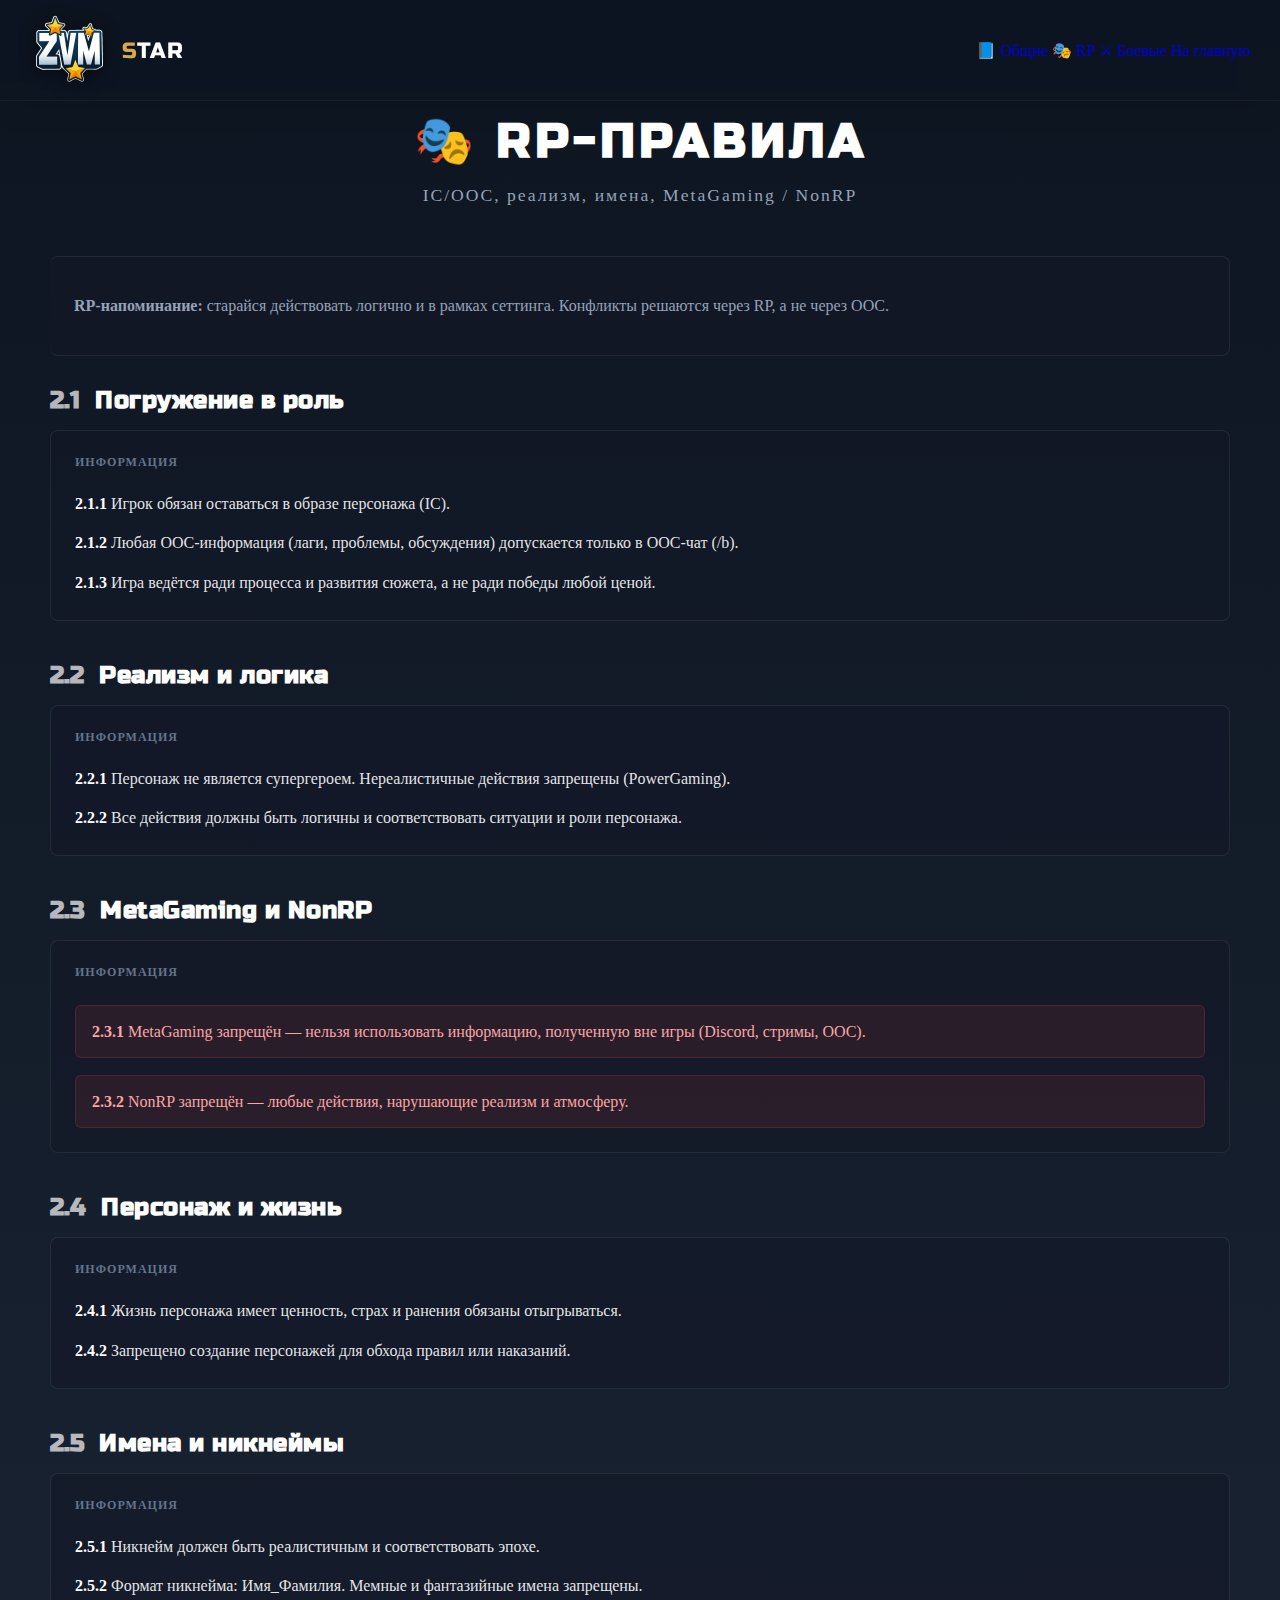
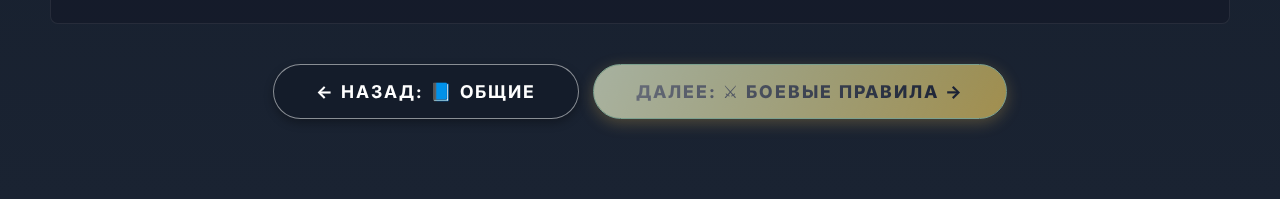
<file: rules-rp.html>
<!DOCTYPE html>
<html lang="ru">
<head>
    <meta charset="UTF-8">
    <meta name="viewport" content="width=device-width, initial-scale=1.0">
    <meta name="description" content="Star — Military RP: Afghanistan. RP-правила сервера.">
    <meta name="theme-color" content="#1a2332">

    <title>RP-правила | Star</title>

    <link rel="icon" type="image/png" sizes="32x32" href="img/favicon-32x32.png">
    <link rel="icon" type="image/png" sizes="16x16" href="img/favicon-16x16.png">
    <link rel="icon" type="image/png" href="img/logo.png">
    <link rel="apple-touch-icon" sizes="180x180" href="img/apple-touch-icon.png">
    <link rel="shortcut icon" href="img/favicon.ico">

    <link rel="stylesheet" href="style.css">
</head>
<body>
    <header class="header">
        <a href="index.html" class="logo">
            <img src="img/logo.png" alt="Star Logo" class="logo-img">
            <span class="logo-text"><span>S</span>tar</span>
        </a>

        <nav class="top-nav">
            <a href="rules-general.html" class="top-nav-link">📘 Общие</a>
            <a href="rules-rp.html" class="top-nav-link">🎭 RP</a>
            <a href="rules-combat.html" class="top-nav-link">⚔ Боевые</a>
            <a href="index.html" class="top-nav-link">На главную</a>
        </nav>
    </header>

    <main class="rules-section">
        <div class="section-container">
            <div class="section-header">
                <h1 class="section-title">🎭 RP-правила</h1>
                <p class="section-subtitle">IC/OOC, реализм, имена, MetaGaming / NonRP</p>
            </div>

            <div class="rules-intro-block">
                <p><strong>RP-напоминание:</strong> старайся действовать логично и в рамках сеттинга. Конфликты решаются через RP, а не через OOC.</p>
            </div>

            <!-- 2.1 Погружение в роль -->
            <div class="rule-block">
                <div class="rule-header">
                    <div class="rule-number">2.1</div>
                    <h2 class="rule-title">Погружение в роль</h2>
                </div>
                <div class="rule-items">
                    <div class="rule-item">
                        <div class="rule-text"><strong>2.1.1</strong> Игрок обязан оставаться в образе персонажа (IC).</div>
                    </div>
                    <div class="rule-item">
                        <div class="rule-text"><strong>2.1.2</strong> Любая OOC-информация (лаги, проблемы, обсуждения) допускается только в OOC-чат (/b).</div>
                    </div>
                    <div class="rule-item">
                        <div class="rule-text"><strong>2.1.3</strong> Игра ведётся ради процесса и развития сюжета, а не ради победы любой ценой.</div>
                    </div>
                </div>
            </div>

            <!-- 2.2 Реализм и логика -->
            <div class="rule-block">
                <div class="rule-header">
                    <div class="rule-number">2.2</div>
                    <h2 class="rule-title">Реализм и логика</h2>
                </div>
                <div class="rule-items">
                    <div class="rule-item">
                        <div class="rule-text"><strong>2.2.1</strong> Персонаж не является супергероем. Нереалистичные действия запрещены (PowerGaming).</div>
                    </div>
                    <div class="rule-item">
                        <div class="rule-text"><strong>2.2.2</strong> Все действия должны быть логичны и соответствовать ситуации и роли персонажа.</div>
                    </div>
                </div>
            </div>

            <!-- 2.3 MetaGaming и NonRP -->
            <div class="rule-block">
                <div class="rule-header">
                    <div class="rule-number">2.3</div>
                    <h2 class="rule-title">MetaGaming и NonRP</h2>
                </div>
                <div class="rule-items">
                    <div class="rule-item rule-item-danger">
                        <div class="rule-text"><strong>2.3.1</strong> MetaGaming запрещён — нельзя использовать информацию, полученную вне игры (Discord, стримы, OOC).</div>
                    </div>
                    <div class="rule-item rule-item-danger">
                        <div class="rule-text"><strong>2.3.2</strong> NonRP запрещён — любые действия, нарушающие реализм и атмосферу.</div>
                    </div>
                </div>
            </div>

            <!-- 2.4 Персонаж и жизнь -->
            <div class="rule-block">
                <div class="rule-header">
                    <div class="rule-number">2.4</div>
                    <h2 class="rule-title">Персонаж и жизнь</h2>
                </div>
                <div class="rule-items">
                    <div class="rule-item">
                        <div class="rule-text"><strong>2.4.1</strong> Жизнь персонажа имеет ценность, страх и ранения обязаны отыгрываться.</div>
                    </div>
                    <div class="rule-item">
                        <div class="rule-text"><strong>2.4.2</strong> Запрещено создание персонажей для обхода правил или наказаний.</div>
                    </div>
                </div>
            </div>

            <!-- 2.5 Имена и никнеймы -->
            <div class="rule-block">
                <div class="rule-header">
                    <div class="rule-number">2.5</div>
                    <h2 class="rule-title">Имена и никнеймы</h2>
                </div>
                <div class="rule-items">
                    <div class="rule-item">
                        <div class="rule-text"><strong>2.5.1</strong> Никнейм должен быть реалистичным и соответствовать эпохе.</div>
                    </div>
                    <div class="rule-item">
                        <div class="rule-text"><strong>2.5.2</strong> Формат никнейма: Имя_Фамилия. Мемные и фантазийные имена запрещены.</div>
                    </div>
                </div>
            </div>

            <div style="margin-top: 28px; display: flex; gap: 14px; flex-wrap: wrap; justify-content: center;">
                <a href="rules-general.html" class="btn btn-outline">← Назад: 📘 Общие</a>
                <a href="rules-combat.html" class="btn btn-primary">Далее: ⚔ Боевые правила →</a>
            </div>
        </div>
    </main>

    <script src="script.js"></script>
</body>
</html>
</file>
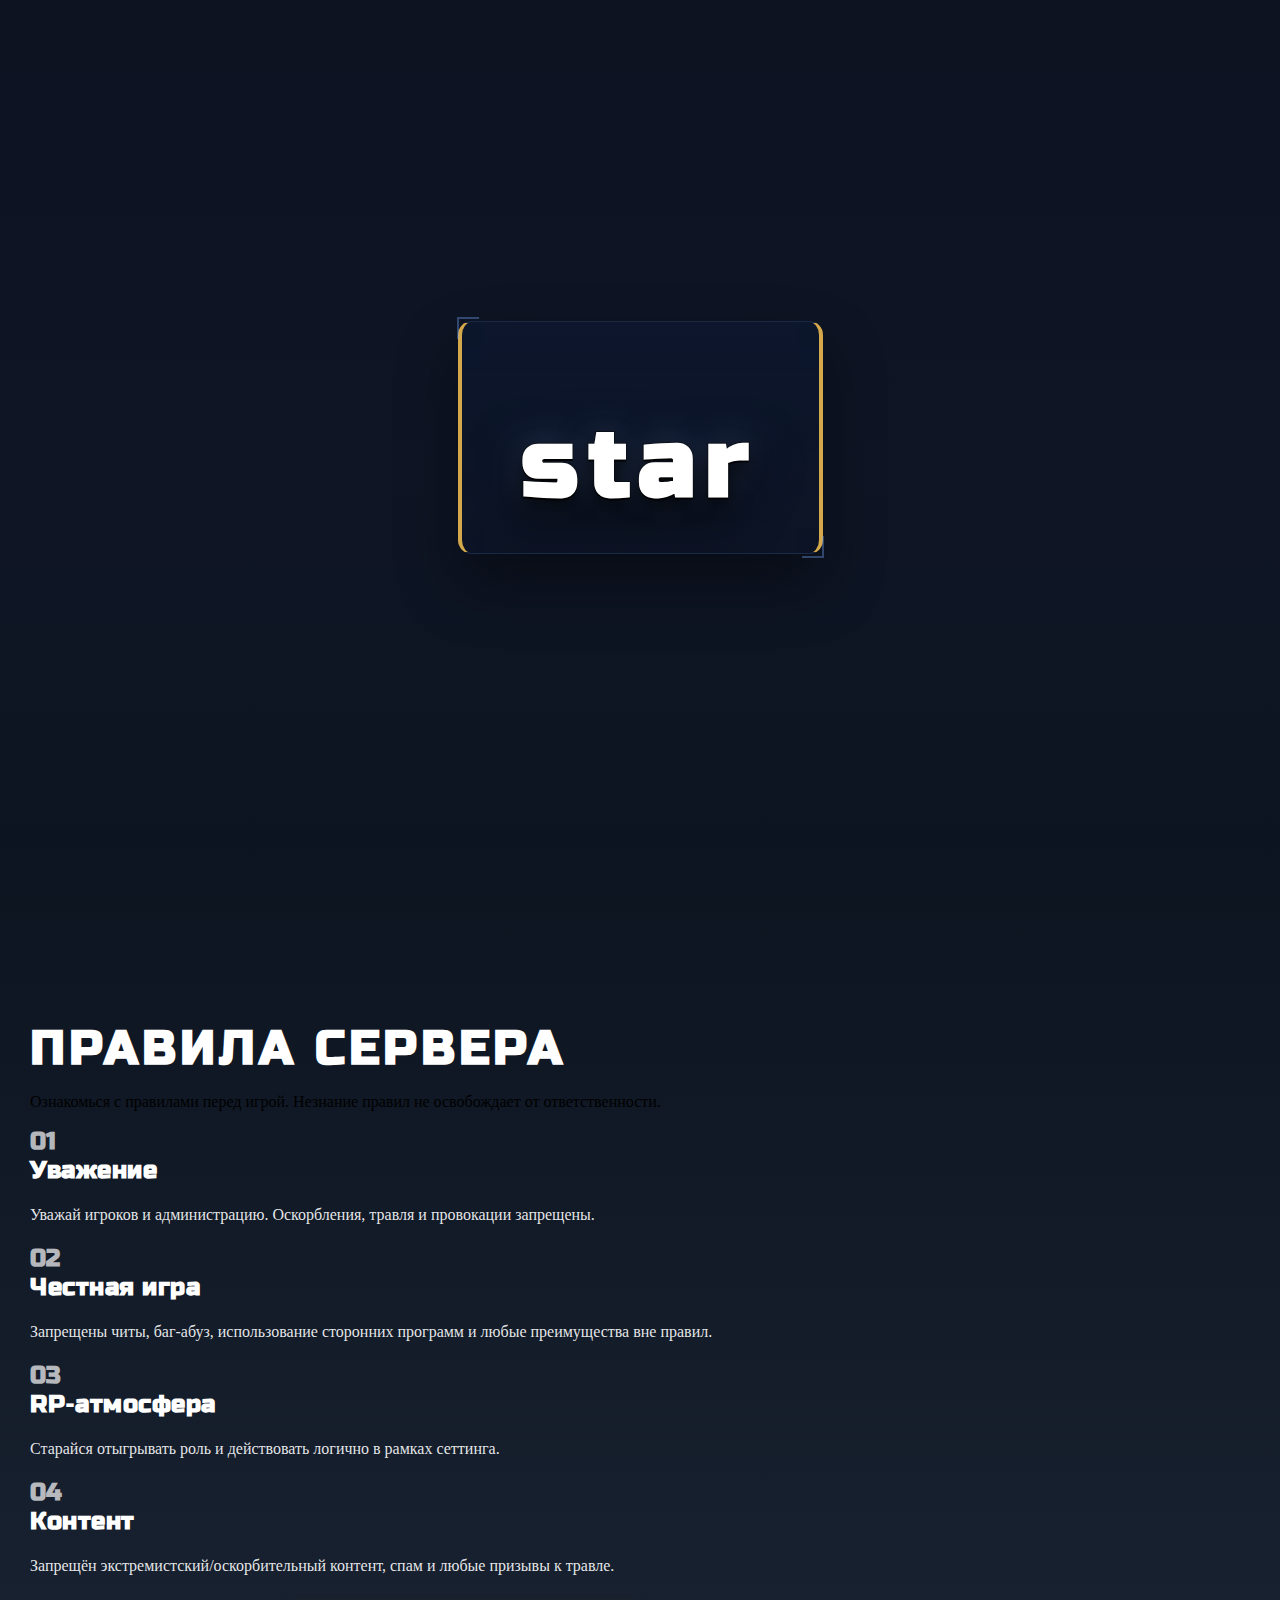
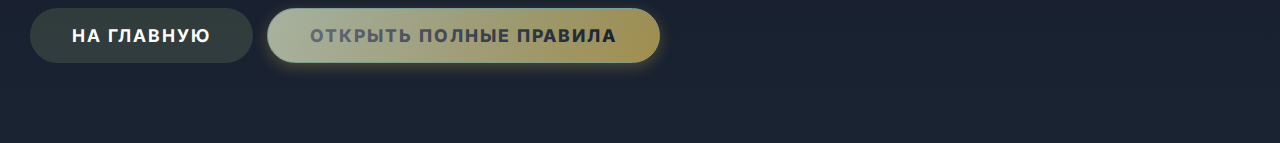
<file: rules.html>
<!DOCTYPE html>
<html lang="ru">
<head>
    <meta charset="UTF-8">
    <meta name="viewport" content="width=device-width, initial-scale=1.0">
    <meta name="description" content="Правила сервера Star — Military RP: Afghanistan.">
    <meta name="robots" content="noindex, nofollow">
    <meta name="theme-color" content="#1a2332">
    
    <title>Правила использования | Star</title>
    
    <link rel="icon" type="image/png" sizes="32x32" href="img/favicon-32x32.png">
    <link rel="icon" type="image/png" sizes="16x16" href="img/favicon-16x16.png">
    <link rel="icon" type="image/png" href="img/logo.png">
    <link rel="apple-touch-icon" sizes="180x180" href="img/apple-touch-icon.png">
    <link rel="shortcut icon" href="img/favicon.ico">
    
    <link rel="stylesheet" href="style.css">
</head>
<body>
    <!-- Hero (как на главной, но текст STAR) -->
    <section class="hero">
        <div class="hero-bg"></div>
        <div class="hero-overlay"></div>

        <div class="hero-content">
            <div class="hero-title-box">
                <h1 class="hero-title">star</h1>
            </div>
        </div>
    </section>

    <main class="rules-section" id="rules">
        <div class="container">
            <h2 class="section-title">Правила сервера</h2>
            <p class="section-description">Ознакомься с правилами перед игрой. Незнание правил не освобождает от ответственности.</p>

            <div class="rules-grid">
                <div class="rule-item">
                    <div class="rule-number">01</div>
                    <h3 class="rule-title">Уважение</h3>
                    <p class="rule-text">Уважай игроков и администрацию. Оскорбления, травля и провокации запрещены.</p>
                </div>

                <div class="rule-item">
                    <div class="rule-number">02</div>
                    <h3 class="rule-title">Честная игра</h3>
                    <p class="rule-text">Запрещены читы, баг-абуз, использование сторонних программ и любые преимущества вне правил.</p>
                </div>

                <div class="rule-item">
                    <div class="rule-number">03</div>
                    <h3 class="rule-title">RP‑атмосфера</h3>
                    <p class="rule-text">Старайся отыгрывать роль и действовать логично в рамках сеттинга.</p>
                </div>

                <div class="rule-item">
                    <div class="rule-number">04</div>
                    <h3 class="rule-title">Контент</h3>
                    <p class="rule-text">Запрещён экстремистский/оскорбительный контент, спам и любые призывы к травле.</p>
                </div>
            </div>

            <div style="margin-top: 28px; display: flex; gap: 14px; flex-wrap: wrap;">
                <a href="index.html" class="btn btn-secondary">На главную</a>
                <a href="index.html#rules" class="btn btn-primary">Открыть полные правила</a>
            </div>
        </div>
    </main>
</body>
</html>
</file>
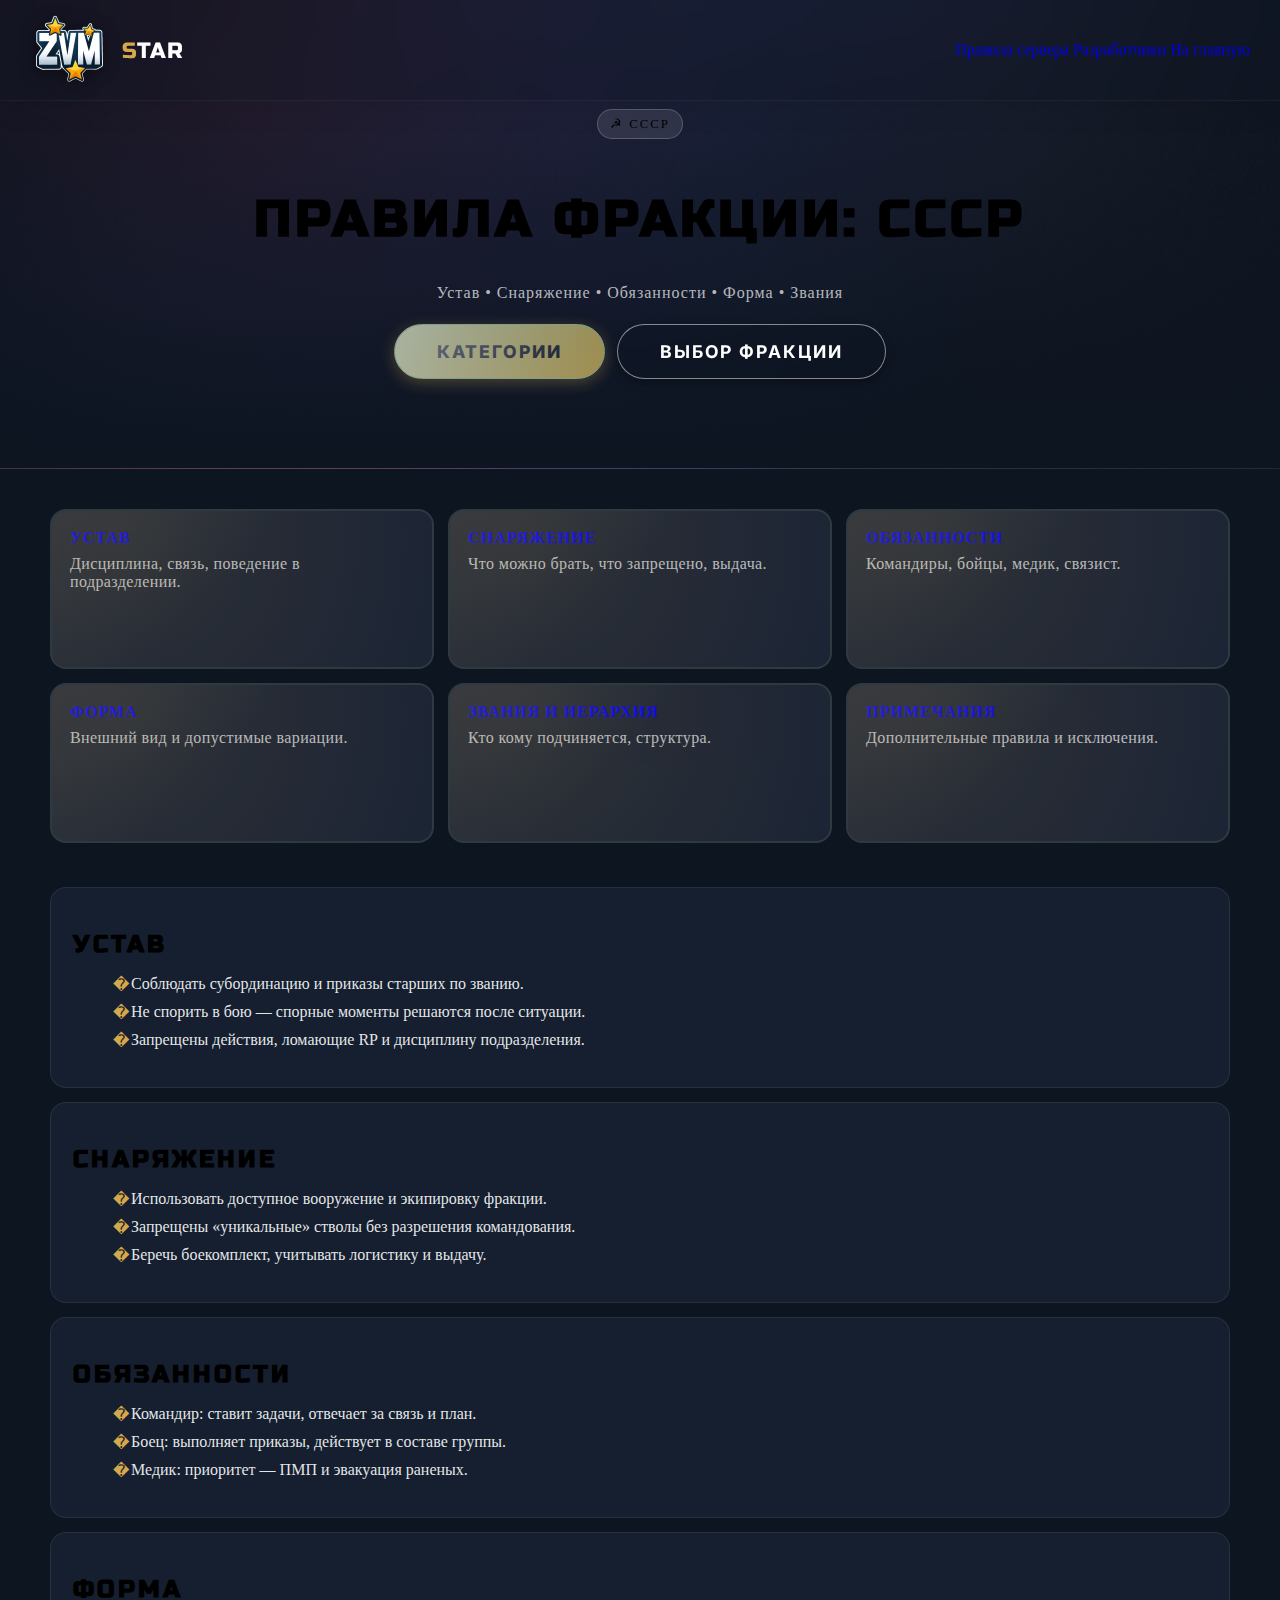
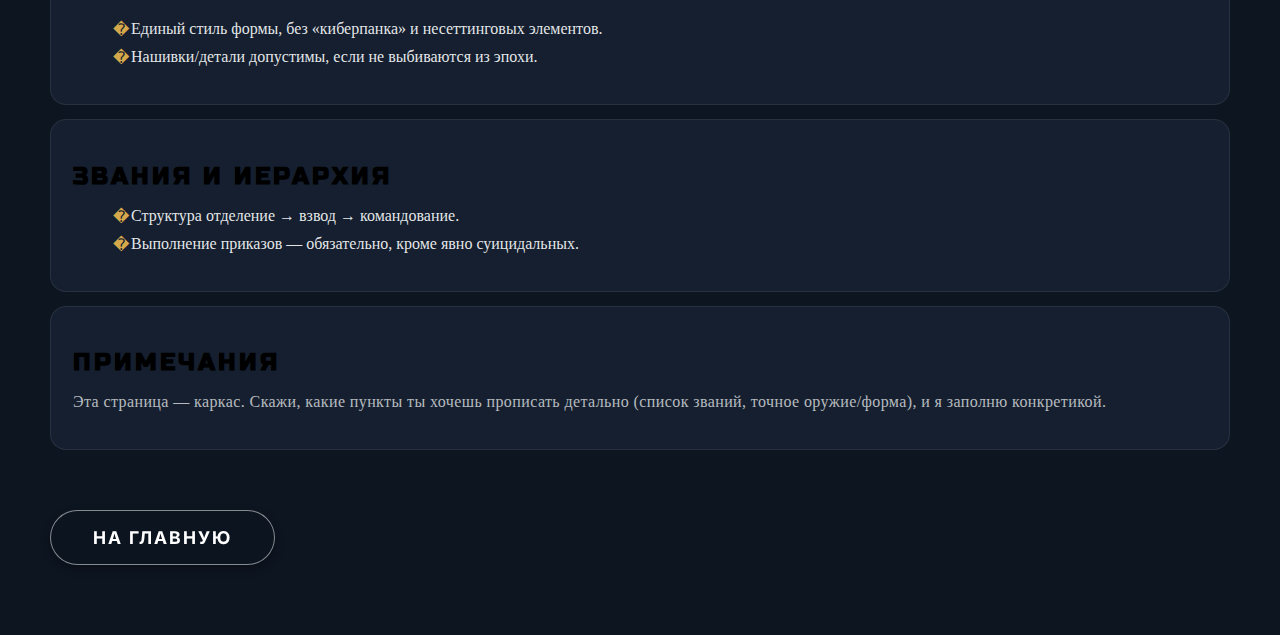
<file: ussr.html>
<!DOCTYPE html>
<html lang="ru">
<head>
    <meta charset="UTF-8">
    <meta name="viewport" content="width=device-width, initial-scale=1.0">
    <meta name="description" content="Star – Military RP: СССР (устав, снаряжение, обязанности, форма, звания).">
    <meta name="theme-color" content="#1a2332">

    <title>СССР — Правила фракции | Star</title>

    <link rel="icon" type="image/png" sizes="32x32" href="img/favicon-32x32.png">
    <link rel="icon" type="image/png" sizes="16x16" href="img/favicon-16x16.png">
    <link rel="icon" type="image/png" href="img/logo.png">
    <link rel="apple-touch-icon" sizes="180x180" href="img/apple-touch-icon.png">
    <link rel="shortcut icon" href="img/favicon.ico">

    <link rel="stylesheet" href="style.css">
</head>
<body>
    <header class="header">
        <a href="index.html" class="logo">
            <img src="img/logo.png" alt="Star Logo" class="logo-img">
            <span class="logo-text"><span>S</span>tar</span>
        </a>
        <nav class="top-nav">
            <a href="index.html#rules" class="top-nav-link">Правила сервера</a>
            <a href="developers.html" target="_blank" rel="noopener" class="top-nav-link">Разработчики</a>
            <a href="index.html" class="top-nav-link">На главную</a>
        </nav>
    </header>

    <main class="faction-page faction-page-ussr">
        <section class="faction-hero">
            <div class="faction-hero-overlay"></div>
            <div class="faction-hero-content">
                <div class="faction-hero-badge">☭ СССР</div>
                <h1 class="faction-hero-title">Правила фракции: СССР</h1>
                <p class="faction-hero-subtitle">Устав • Снаряжение • Обязанности • Форма • Звания</p>
                <div class="faction-hero-actions">
                    <a class="btn btn-primary" href="#categories">Категории</a>
                    <a class="btn btn-outline" href="index.html#home">Выбор фракции</a>
                </div>
            </div>
        </section>

        <section id="categories" class="faction-categories">
            <div class="section-container">
                <div class="faction-categories-grid">
                    <a class="category-tile" href="#charter">
                        <div class="category-title">Устав</div>
                        <div class="category-desc">Дисциплина, связь, поведение в подразделении.</div>
                    </a>
                    <a class="category-tile" href="#equipment">
                        <div class="category-title">Снаряжение</div>
                        <div class="category-desc">Что можно брать, что запрещено, выдача.</div>
                    </a>
                    <a class="category-tile" href="#duties">
                        <div class="category-title">Обязанности</div>
                        <div class="category-desc">Командиры, бойцы, медик, связист.</div>
                    </a>
                    <a class="category-tile" href="#uniform">
                        <div class="category-title">Форма</div>
                        <div class="category-desc">Внешний вид и допустимые вариации.</div>
                    </a>
                    <a class="category-tile" href="#ranks">
                        <div class="category-title">Звания и иерархия</div>
                        <div class="category-desc">Кто кому подчиняется, структура.</div>
                    </a>
                    <a class="category-tile" href="#notes">
                        <div class="category-title">Примечания</div>
                        <div class="category-desc">Дополнительные правила и исключения.</div>
                    </a>
                </div>
            </div>
        </section>

        <section class="faction-sections">
            <div class="section-container">
                <article id="charter" class="faction-section">
                    <h2 class="faction-section-title">Устав</h2>
                    <ul class="faction-list">
                        <li>Соблюдать субординацию и приказы старших по званию.</li>
                        <li>Не спорить в бою — спорные моменты решаются после ситуации.</li>
                        <li>Запрещены действия, ломающие RP и дисциплину подразделения.</li>
                    </ul>
                </article>

                <article id="equipment" class="faction-section">
                    <h2 class="faction-section-title">Снаряжение</h2>
                    <ul class="faction-list">
                        <li>Использовать доступное вооружение и экипировку фракции.</li>
                        <li>Запрещены «уникальные» стволы без разрешения командования.</li>
                        <li>Беречь боекомплект, учитывать логистику и выдачу.</li>
                    </ul>
                </article>

                <article id="duties" class="faction-section">
                    <h2 class="faction-section-title">Обязанности</h2>
                    <ul class="faction-list">
                        <li>Командир: ставит задачи, отвечает за связь и план.</li>
                        <li>Боец: выполняет приказы, действует в составе группы.</li>
                        <li>Медик: приоритет — ПМП и эвакуация раненых.</li>
                    </ul>
                </article>

                <article id="uniform" class="faction-section">
                    <h2 class="faction-section-title">Форма</h2>
                    <ul class="faction-list">
                        <li>Единый стиль формы, без «киберпанка» и несеттинговых элементов.</li>
                        <li>Нашивки/детали допустимы, если не выбиваются из эпохи.</li>
                    </ul>
                </article>

                <article id="ranks" class="faction-section">
                    <h2 class="faction-section-title">Звания и иерархия</h2>
                    <ul class="faction-list">
                        <li>Структура отделение → взвод → командование.</li>
                        <li>Выполнение приказов — обязательно, кроме явно суицидальных.</li>
                    </ul>
                </article>

                <article id="notes" class="faction-section">
                    <h2 class="faction-section-title">Примечания</h2>
                    <p class="faction-text">Эта страница — каркас. Скажи, какие пункты ты хочешь прописать детально (список званий, точное оружие/форма), и я заполню конкретикой.</p>
                </article>
            </div>
        </section>

        <footer class="faction-footer">
            <div class="section-container">
                <a class="btn btn-outline" href="index.html">На главную</a>
            </div>
        </footer>
    </main>

    <script src="script.js"></script>
</body>
</html>
</file>
<file: style.css>
﻿
/* ========================================
   MILITARY RP - Afghan War Documentation
   ????? ?????
   ======================================== */

/* Google Fonts */
@import url('https://fonts.googleapis.com/css2?family=Inter:wght@700;800;900&family=Montserrat:wght@700;800;900&family=Rajdhani:wght@400;500;600;700&family=Roboto+Mono:wght@600;700&family=Russo+One&display=swap');

a {
    text-decoration: none;
}

/* ========================================
   Custom Scrollbar (Military Style)
   ======================================== */
::-webkit-scrollbar {
    width: 6px;
    background: #0b1121;
}

::-webkit-scrollbar-track {
    background: #0f172a;
    border-left: 1px solid rgba(255, 255, 255, 0.05);
}

::-webkit-scrollbar-thumb {
    background: #334155;
    border-radius: 0; /* ??????? ???? */
    border: 1px solid rgba(255, 255, 255, 0.1);
}

::-webkit-scrollbar-thumb:hover {
    background: var(--color-accent);
    box-shadow: 0 0 10px rgba(212, 168, 75, 0.5);
}

/* ========================================
   CSS Variables
   ======================================== */
:root {
    /* Fonts */
    --font-heading: 'Russo One', 'Rajdhani', system-ui, -apple-system, 'Segoe UI', sans-serif;
    --font-body: 'Inter', system-ui, -apple-system, sans-serif; /* Changed from Rajdhani to Inter for better readability */

    /* Colors */
    --color-navy: #0d1521;
    --color-dark-blue: #1a2332;
    --color-khaki: #6b7c5e;
    --color-khaki-light: #7ca08e;
    --color-sand: #d0c5a5;
    --color-sand-light: #e7debf;
    --color-accent: #d4a84b;
    --color-white: #ffffff;
    --color-text: rgba(255, 255, 255, 0.9);
    --color-text-muted: rgba(255, 255, 255, 0.7);

    /* Layout + motion */
    --container-max: 1200px;
    --transition-fast: 0.15s ease;
    --transition-normal: 0.25s ease;
    --radius-sm: 8px;
    --radius-md: 12px;
    --radius-lg: 16px;
}

@keyframes fadeInDown {
    from {
        opacity: 0;
        transform: translateY(-30px);
    }
    to {
        opacity: 1;
        transform: translateY(0);
    }
}

@keyframes slideInLeft {
    from {
        opacity: 0;
        transform: translateX(-50px);
    }
    to {
        opacity: 1;
        transform: translateX(0);
    }
}

@keyframes slideInRight {
    from {
        opacity: 0;
        transform: translateX(50px);
    }
    to {
        opacity: 1;
        transform: translateX(0);
    }
}

@keyframes pulse {
    0%, 100% {
        transform: scale(1);
    }
    50% {
        transform: scale(1.05);
    }
}

/* ========================================
   Preloader
   ======================================== */
.preloader {
    position: fixed;
    top: 0;
    left: 0;
    width: 100%;
    height: 100%;
    background: linear-gradient(135deg, var(--color-navy) 0%, var(--color-dark-blue) 100%);
    z-index: 9999;
    display: flex;
    justify-content: center;
    align-items: center;
    transition: opacity 0.6s ease, visibility 0.6s ease;
}

.preloader.hidden {
    opacity: 0;
    visibility: hidden;
    pointer-events: none;
}

.preloader-content {
    display: flex;
    flex-direction: column;
    align-items: center;
    gap: 30px;
}

/* ??????? */
.preloader-logo {
    font-family: var(--font-heading);
    font-size: 3.5rem;
    color: var(--color-white);
    letter-spacing: 8px;
    text-transform: uppercase;
    animation: logoPulse 2s ease-in-out infinite;
    text-shadow: 0 0 30px rgba(212, 168, 75, 0.5);
}

.preloader-logo-s {
    color: var(--color-accent);
    font-size: 4rem;
    text-shadow: 
        0 0 20px rgba(212, 168, 75, 0.8),
        0 0 40px rgba(212, 168, 75, 0.5),
        0 0 60px rgba(212, 168, 75, 0.3);
}

@keyframes logoPulse {
    0%, 100% {
        transform: scale(1);
        filter: drop-shadow(0 0 20px rgba(212, 168, 75, 0.3));
    }
    50% {
        transform: scale(1.05);
        filter: drop-shadow(0 0 40px rgba(212, 168, 75, 0.6));
    }
}

/* ??????????? ?????? */
.preloader-ring {
    position: relative;
    width: 120px;
    height: 120px;
}

.preloader-ring::before {
    content: '';
    position: absolute;
    top: 0;
    left: 0;
    width: 100%;
    height: 100%;
    border: 3px solid transparent;
    border-top-color: var(--color-accent);
    border-right-color: var(--color-accent);
    border-radius: 50%;
    animation: ringSpin 1.5s linear infinite;
}

.preloader-ring::after {
    content: '';
    position: absolute;
    top: 10px;
    left: 10px;
    right: 10px;
    bottom: 10px;
    border: 3px dashed var(--color-khaki);
    border-radius: 50%;
    animation: ringSpin 3s linear infinite reverse;
}

.preloader-ring-inner {
    position: absolute;
    top: 50%;
    left: 50%;
    transform: translate(-50%, -50%);
    width: 20px;
    height: 20px;
    background: var(--color-accent);
    border-radius: 50%;
    animation: innerPulse 1s ease-in-out infinite;
    box-shadow: 
        0 0 20px rgba(212, 168, 75, 0.8),
        0 0 40px rgba(212, 168, 75, 0.4);
}

@keyframes ringSpin {
    0% {
        transform: rotate(0deg);
    }
    100% {
        transform: rotate(360deg);
    }
}

@keyframes innerPulse {
    0%, 100% {
        transform: translate(-50%, -50%) scale(1);
        opacity: 1;
    }
    50% {
        transform: translate(-50%, -50%) scale(0.8);
        opacity: 0.7;
    }
}

/* ????????-??? */
.preloader-progress {
    width: 200px;
    height: 4px;
    background: rgba(107, 124, 94, 0.3);
    border-radius: 2px;
    overflow: hidden;
    position: relative;
}

.preloader-progress-bar {
    width: 0%;
    height: 100%;
    background: linear-gradient(90deg, var(--color-khaki), var(--color-accent), var(--color-sand));
    border-radius: 2px;
    animation: progressFill 0.9s ease-out forwards;
    box-shadow: 0 0 10px rgba(212, 168, 75, 0.5);
}

@keyframes progressFill {
    0% {
        width: 0%;
    }
    20% {
        width: 20%;
    }
    50% {
        width: 60%;
    }
    80% {
        width: 85%;
    }
    100% {
        width: 100%;
    }
}

/* ????? */
.preloader-text {
    font-family: var(--font-body);
    font-size: 0.9rem;
    font-weight: 600;
    color: var(--color-text-muted);
    letter-spacing: 4px;
    text-transform: uppercase;
}

.preloader-dots {
    animation: dotsFlicker 1.5s steps(4, end) infinite;
}

@keyframes dotsFlicker {
    0%, 20% {
        opacity: 0;
    }
    40% {
        opacity: 0.4;
    }
    60% {
        opacity: 0.7;
    }
    80%, 100% {
        opacity: 1;
    }
}

/* ??????? */
.preloader-particles {
    position: absolute;
    top: 0;
    left: 0;
    width: 100%;
    height: 100%;
    pointer-events: none;
    overflow: hidden;
}

.preloader-particle {
    position: absolute;
    width: 4px;
    height: 4px;
    background: var(--color-sand);
    border-radius: 50%;
    opacity: 0;
    animation: particleFloat 4s ease-in-out infinite;
}

.preloader-particle:nth-child(1) {
    left: 10%;
    bottom: 20%;
    animation-delay: 0s;
}

.preloader-particle:nth-child(2) {
    left: 25%;
    bottom: 10%;
    animation-delay: 0.5s;
}

.preloader-particle:nth-child(3) {
    left: 45%;
    bottom: 15%;
    animation-delay: 1s;
}

.preloader-particle:nth-child(4) {
    left: 65%;
    bottom: 25%;
    animation-delay: 1.5s;
}

.preloader-particle:nth-child(5) {
    left: 80%;
    bottom: 10%;
    animation-delay: 2s;
}

.preloader-particle:nth-child(6) {
    left: 90%;
    bottom: 20%;
    animation-delay: 0.8s;
}

@keyframes particleFloat {
    0% {
        opacity: 0;
        transform: translateY(0) scale(0);
    }
    20% {
        opacity: 0.6;
        transform: translateY(-50px) scale(1);
    }
    80% {
        opacity: 0.4;
        transform: translateY(-200px) scale(0.8);
    }
    100% {
        opacity: 0;
        transform: translateY(-300px) scale(0);
    }
}

/* ========================================
   Header (Minimal - Logo + Hamburger Only)
   ======================================== */
.header {
    position: fixed;
    top: 0;
    left: 0;
    right: 0;
    z-index: 1100;
    padding: 10px 30px;
    display: flex;
    justify-content: space-between;
    align-items: center;
    background: rgba(13, 21, 33, 0.3); /* Transparent panel like mobile */
    border-bottom: 1px solid rgba(255, 255, 255, 0.05); /* Subtle border */
    box-shadow: 0 4px 30px rgba(0, 0, 0, 0.1);
    backdrop-filter: blur(15px);
    -webkit-backdrop-filter: blur(15px);
    animation: fadeInDown 0.8s ease forwards;
}

.logo {
    display: flex;
    align-items: center;
    gap: 12px;
    transition: var(--transition-normal);
}

.logo:hover {
    transform: scale(1.02);
}

.logo-img {
    width: 80px; /* Increased from 60px */
    height: 80px; /* Increased from 60px */
    object-fit: contain;
    filter: drop-shadow(0 2px 8px rgba(0, 0, 0, 0.5));
}

.logo-text {
    font-family: var(--font-heading);
    font-size: 1.4rem;
    color: var(--color-white);
    text-transform: uppercase;
    letter-spacing: 1px;
}

.logo-text span {
    color: var(--color-accent);
}

/* ========================================
   Hamburger Menu & Fullscreen Overlay
   ======================================== */

.hamburger-btn {
    display: flex;
    flex-direction: column;
    justify-content: space-between;
    width: 32px;
    height: 24px;
    background: transparent;
    border: none;
    cursor: pointer;
    padding: 0;
    z-index: 1001; /* Above everything */
    position: relative;
}

.bar {
    width: 100%;
    height: 3px;
    background-color: var(--color-white);
    border-radius: 2px;
    transition: all 0.3s ease-in-out;
}

/* X Animation */
.hamburger-btn.active .bar-1 {
    transform: translateY(10.5px) rotate(45deg);
    background-color: var(--color-accent);
}

.hamburger-btn.active .bar-2 {
    opacity: 0;
}

.hamburger-btn.active .bar-3 {
    transform: translateY(-10.5px) rotate(-45deg);
    background-color: var(--color-accent);
}

/* Fullscreen Menu */
.fullscreen-menu {
    position: fixed;
    top: 0;
    left: 0;
    width: 100%;
    height: 100%;
    background: rgba(11, 17, 33, 0.98); /* Almost opaque dark navy */
    backdrop-filter: blur(10px);
    z-index: 1000;
    display: flex;
    justify-content: center;
    align-items: center;
    opacity: 0;
    visibility: hidden;
    transition: all 0.4s ease;
}

.fullscreen-menu.active {
    opacity: 1;
    visibility: visible;
}

.menu-nav {
    display: flex;
    flex-direction: column;
    align-items: center; /* Back to Center */
    justify-content: center; /* Vertically centered again */
    padding-top: 0;
    gap: 15px;
    min-width: 300px;
    height: 100%;
}

.menu-link {
    display: flex;
    align-items: center;
    gap: 12px;
    font-family: var(--font-heading);
    font-size: 1.2rem; /* Smaller font (was 1.5-2.0) */
    color: var(--color-white);
    text-decoration: none;
    text-transform: uppercase;
    transition: all 0.2s ease;
    padding: 10px 20px; /* Reduced padding */
    border-radius: 8px;
    width: 320px; /* Fixed lighter width */
    background: rgba(26, 35, 50, 0.6); /* Dark semi-transparent background */
    border: 1px solid rgba(255, 255, 255, 0.1);
}

/* Specific icon containers not needed if we simplified */
.menu-icon-box {
    display: none;
}

.menu-link:hover {
    background: rgba(255, 255, 255, 0.1);
    transform: translateY(-2px); /* Simple lift */
    border-color: var(--color-accent);
}

.menu-link:active {
    transform: scale(0.98);
}

.menu-icon {
    width: 24px; /* Smaller icons */
    height: 24px;
    object-fit: contain;
    transition: transform 0.3s ease;
}

.menu-link:hover .menu-icon {
    transform: scale(1.1);
}

.menu-link span {
    text-shadow: none;
}


/* Remove the underline effect in favor of the specialized hover above */
.menu-link::after {
    display: none;
}

.menu-divider {
    width: 100%;
    height: 1px;
    background: linear-gradient(90deg, transparent, rgba(255, 255, 255, 0.2), transparent);
    margin: 15px 0;
}

/* Highlighted Links (Donate) */
.menu-donate {
    background: rgba(252, 165, 165, 0.05);
    border: 1px solid rgba(252, 165, 165, 0.1);
}

.menu-donate span {
    color: #fca5a5;
}

.menu-donate:hover {
    background: rgba(252, 165, 165, 0.15);
    border-color: #fca5a5;
    box-shadow: 0 0 20px rgba(252, 165, 165, 0.2);
    transform: translateX(10px) scale(1.02);
}

/* Hide header right as we removed it */
.header-right {
    display: none;
}

/* Responsive adjustments */
@media (max-width: 768px) {
    .header {
        /* Move button significantly to the left (away from edge) */
        padding: 10px 60px 10px 20px; 
    }
    
    /* Shift the menu content a bit to the left on mobile */
    .menu-nav {
        transform: translateX(-5px);
        align-items: flex-start;
        width: 100%;
        padding-left: 5%; 
        gap: 8px; /* Compact gap */
    }
    
    .hamburger-btn {
        width: 36px;
        height: 26px;
        /* Push it even more to the left */
        margin-right: 20px;
    }
    
    .bar {
        height: 3px;
        background-color: var(--color-white);
        box-shadow: 0 0 4px rgba(0,0,0,0.5);
    }
    
    /* Extra Small Buttons */
    .menu-link {
        font-size: 0.9rem; /* Much smaller text */
        padding: 6px 10px; /* Minimal padding */
        gap: 8px; 
        min-height: 40px; /* Ensure touch target isn't too tiny */
    }

    .menu-icon {
        width: 24px; /* Tiny icons */
        height: 24px;
        filter: drop-shadow(0 0 3px rgba(0,0,0,0.8)); /* Stronger shadow for visibility */
    }
}

/* Logo override for header layout */
.header {
    justify-content: space-between; /* Push logo and hamburger to edges */
}

/* Top Navigation Panel Style (REMOVED) */
/* .top-nav { ... } */

/* ========================================
   Bento Grid Layout (Modern Military UI - Dark)
   ======================================== */
.main-bento-grid {
    padding: 40px 0 80px 0;
    
    /* 1. ?????? ????: ?????-????? (Deep Navy) */
    background-color: #0b1121;
    
    /* 2. ??????? + ??????? ???? */
    background-image: 
        /* ??????? ????: ???????? */
        radial-gradient(circle at 50% 40%, rgba(255,255,255,0.05) 0%, rgba(0,0,0,0.7) 90%),
        /* ??????? ????: ????? ("?????"/????? ?????) */
        linear-gradient(rgba(255,255,255,0.03) 1px, transparent 1px),
        linear-gradient(90deg, rgba(255,255,255,0.03) 1px, transparent 1px);
    
    background-size: 100% 100%, 40px 40px, 40px 40px; /* ?????? ?????? 40px */
}

.bento-wrapper {
    display: grid;
    grid-template-columns: 2fr 1fr; /* Left (2/3) and Right (1/3) */
    grid-gap: 20px;
    max-width: 1200px;
    margin: 0 auto;
}

/* Base Bento Box Style (Reverted to Dark + Tech Corners) */
.bento-box {
    background: #1e293b; 
    border: 1px solid #334155;
    border-radius: 2px; /* ????? ?????? ???? */
    padding: 24px;
    display: flex;
    flex-direction: column;
    box-shadow: 0 4px 6px -1px rgba(0, 0, 0, 0.3);
    position: relative; /* ??? ??????? */
    overflow: hidden; /* ????? ????? ?? ???????? */
}

/* ???????????? ?????? (HUD Effect) */
.bento-box::before {
    content: '';
    position: absolute;
    top: 0; left: 0; right: 0; bottom: 0;
    pointer-events: none;
    background: 
        linear-gradient(to right, var(--color-accent) 2px, transparent 2px) 0 0,
        linear-gradient(to bottom, var(--color-accent) 2px, transparent 2px) 0 0,
        linear-gradient(to left, var(--color-accent) 2px, transparent 2px) 100% 0,
        linear-gradient(to bottom, var(--color-accent) 2px, transparent 2px) 100% 0,
        linear-gradient(to left, var(--color-accent) 2px, transparent 2px) 100% 100%,
        linear-gradient(to top, var(--color-accent) 2px, transparent 2px) 100% 100%,
        linear-gradient(to right, var(--color-accent) 2px, transparent 2px) 0 100%,
        linear-gradient(to top, var(--color-accent) 2px, transparent 2px) 0 100%;
    background-repeat: no-repeat;
    background-size: 10px 10px; /* ?????? ??????? */
    opacity: 0.5;
}

.bento-header {
    font-family: 'Rajdhani', sans-serif;
    font-weight: 800;
    font-size: 1.2rem;
    color: #e2e8f0;
    text-transform: uppercase;
    letter-spacing: 1px;
    margin-bottom: 20px;
    border-left: 4px solid var(--color-accent);
    padding-left: 12px;
}

/* 1. Quick Start Box (Dark) */
.quick-start-box {
    grid-column: 1 / -1;
    background: linear-gradient(to right, #1e293b, #242f44);
}

.qs-grid {
    display: grid;
    grid-template-columns: 1fr 1fr;
    gap: 20px;
}

.qs-card {
    background: #ffffff; /* Contrast Light Cards remain as they pop on dark */
    border-radius: 3px;
    padding: 20px;
    display: flex;
    align-items: center;
    gap: 20px;
    text-decoration: none;
    transition: transform 0.2s;
    border: 1px solid #dee2e6;
}

.qs-card:hover {
    transform: translateY(-2px);
    box-shadow: 0 10px 15px -3px rgba(0, 0, 0, 0.1);
}

.qs-icon {
    font-size: 2rem;
    background: #f1f5f9;
    padding: 10px;
    border-radius: 50%;
    color: inherit;
}

.qs-texts {
    display: flex;
    flex-direction: column;
}

.qs-step {
    font-family: 'Inter', sans-serif;
    font-weight: 800;
    font-size: 0.95rem;
    color: #0f172a;
    text-transform: uppercase;
    margin-bottom: 4px;
}

.qs-desc {
    font-family: 'Inter', sans-serif;
    font-size: 0.85rem;
    color: #64748b;
    line-height: 1.4;
}

/* 2. Factions Box (Container for New Design) */
.factions-box {
    grid-column: 1 / 2;
    background: radial-gradient(circle at top right, rgba(255,255,255,0.05), transparent), #1e293b;
}

.factions-grid-bento {
    display: grid;
    grid-template-columns: repeat(2, 1fr);
    gap: 20px;
    height: 100%;
    justify-items: center; /* Center the new fixed-width cards */
}

/* --- NEW FACTION CARD STYLE (REQUESTED) --- */
.faction-card {
  position: relative;
  width: 100%; /* Adapts to grid, max width handled below or by grid */
  max-width: 320px;
  height: 300px;
  background: #1e2124; /* ?????-?????/????? ??? ??? ?? ????? */
  border: 1px solid rgba(255, 255, 255, 0.05);
  border-radius: 4px;
  display: flex;
  flex-direction: column;
  align-items: center;
  justify-content: center;
  text-align: center;
  overflow: hidden;
  transition: all 0.3s ease;
  cursor: pointer;
  text-decoration: none; /* For <a> tag usage */
}

.faction-content {
    display: flex;
    flex-direction: column;
    align-items: center;
    justify-content: center;
    z-index: 2; /* Content above glow */
    width: 100%;
}

.faction-icon {
    width: 100px;  /* ?????? ???????? */
    height: 100px;
    object-fit: contain;
    margin-bottom: 15px;
    filter: drop-shadow(0 4px 8px rgba(0,0,0,0.5));
    transition: transform 0.3s ease, filter 0.3s ease;
}

.faction-title {
  color: #ffffff;
  font-family: 'Oswald', 'Russo One', sans-serif; /* ??????? ??????? ????? */
  text-transform: uppercase;
  margin: 10px 0 5px;
  font-size: 1.5rem;
  font-weight: 700;
  text-shadow: 0 2px 4px rgba(0,0,0,0.5);
}

.faction-desc {
  color: #a0a0a0;
  font-size: 14px;
  padding: 0 20px;
  line-height: 1.4;
}

.bottom-glow {
  position: absolute;
  bottom: 0;
  width: 100%;
  height: 20%;
  transition: height 0.3s ease;
  z-index: 1;
}

/* USSR Specifics */
.ussr .bottom-glow {
  background: linear-gradient(to top, rgba(255, 0, 0, 0.4), transparent);
}

.ussr:hover {
  transform: translateY(-5px);
  border-color: rgba(255, 0, 0, 0.5);
  box-shadow: 0 10px 30px rgba(255, 0, 0, 0.2);
}

.ussr:hover .bottom-glow {
  height: 60%; /* ???????? ??????????? ???? */
}

.ussr:hover .faction-icon {
    transform: scale(1.1);
    filter: drop-shadow(0 0 20px rgba(255, 0, 0, 0.6));
}

/* Mujahideen Specifics */
.muj .bottom-glow {
  background: linear-gradient(to top, rgba(72, 187, 120, 0.4), transparent); /* Green */
}

.muj:hover {
  transform: translateY(-5px);
  border-color: rgba(72, 187, 120, 0.5);
  box-shadow: 0 10px 30px rgba(72, 187, 120, 0.2);
}

.muj:hover .bottom-glow {
  height: 60%;
}

.muj:hover .faction-icon {
    transform: scale(1.1) rotate(-5deg); /* ?????? ??????? ??? ???????? */
    filter: drop-shadow(0 0 20px rgba(72, 187, 120, 0.6));
}


/* 3. Rules Box (Sidebar style - Reverted to Dark/Tactical) */
.rules-box {
    grid-column: 2 / 3;
    background: #1e293b;
    border: 1px solid #334155;
    background-image: url("data:image/svg+xml,%3Csvg width='4' height='4' viewBox='0 0 4 4' xmlns='http://www.w3.org/2000/svg'%3E%3Cpath d='M1 3h1v1H1V3zm2-2h1v1H3V1z' fill='%23ffffff' fill-opacity='0.05' fill-rule='evenodd'/%3E%3C/svg%3E");
}

.rules-box .bento-header {
    color: #e2e8f0;
    border-left-color: var(--color-accent);
}

.rules-list-bento {
    display: flex;
    flex-direction: column;
    gap: 10px;
    height: 100%;
}

.rule-item-bento {
    display: flex;
    align-items: flex-start;
    gap: 15px;
    padding: 15px;
    background: rgba(255,255,255,0.03);
    border-left: 3px solid #64748b;
    border-bottom: 1px solid rgba(255,255,255,0.05);
    text-decoration: none;
    transition: 0.2s;
    box-shadow: none;
}

.rule-item-bento:hover {
    background: rgba(255,255,255,0.08);
    transform: translateX(5px);
    border-left-color: var(--color-accent);
}

.r-icon {
    font-size: 1.5rem;
}

.r-info {
    display: flex;
    flex-direction: column;
}

.r-title {
    font-family: 'Inter', sans-serif;
    font-weight: 800;
    font-size: 0.9rem;
    color: #e2e8f0;
    text-transform: uppercase;
}

.r-sub {
    font-family: 'Inter', sans-serif;
    font-size: 0.8rem;
    color: #94a3b8;
}

.btn-xs-accent {
    margin-top: auto;
    align-self: flex-end; /* If needed */
    font-size: 0.7rem;
    font-weight: 900;
    color: #0f172a;
    background: var(--color-accent);
    padding: 4px 8px;
    margin-left: auto;
}

/* Responsive */
@media (max-width: 900px) {
    .bento-wrapper {
        grid-template-columns: 1fr;
    }
    
    .qs-grid {
        grid-template-columns: 1fr;
    }
    
    .factions-grid-bento {
        grid-template-columns: 1fr; /* Stack actions on mobile */
    }
}


.top-nav-icon {
    width: 18px;
    height: 18px;
}

/* Header Right Section */
.header-right {
    display: flex;
    align-items: center;
    gap: 15px;
}

/* (i18n removed) */

/* Menu Button */
.menu-btn {
    display: flex;
    flex-direction: column;
    justify-content: center;
    align-items: center;
    width: 50px;
    height: 50px;
    background: rgba(26, 35, 50, 0.8);
    border: 2px solid var(--color-khaki);
    border-radius: 8px;
    cursor: pointer;
    transition: var(--transition-normal);
    gap: 5px;
}

.menu-btn:hover {
    background: var(--color-khaki);
    border-color: var(--color-khaki-light);
    transform: scale(1.1);
}

.menu-btn span {
    display: block;
    width: 24px;
    height: 3px;
    background: var(--color-white);
    border-radius: 2px;
    transition: var(--transition-normal);
}

.menu-btn:hover span {
    background: var(--color-navy);
}

/* ========================================
   Hero Section
   ======================================== */
.hero {
    position: relative;
    width: 100%;
    min-height: 100vh;
    display: flex;
    justify-content: center;
    align-items: center;
    overflow: hidden;
    /* Ensure perspective for 3D vibes if we add transforms later */
    perspective: 1000px;
}

.parallax-layer {
    position: absolute;
    top: -5%;
    left: -5%;
    width: 110%;
    height: 110%;
    background-position: center;
    background-size: cover;
    background-repeat: no-repeat;
    transition: transform 0.1s linear; /* Smooth mouse movement */
    will-change: transform;
}

.layer-base {
    background-image: url('img/hero.jpg');
    z-index: 1;
}

.layer-meteors {
    z-index: 2; /* On top of base, below content */
    pointer-events: none;
    mix-blend-mode: screen; /* Shine through */
}

.layer-top {
    background-image: url('img/hero-3d.png');
    z-index: 3;
    /* Ensure the top layer (transparent) sits nicely */
    background-size: cover; 
}

/* Updated overlay to sit between layers and content if needed, 
   or just above everything but below content */
.hero-overlay {
    position: absolute;
    top: 0;
    left: 0;
    width: 100%;
    height: 100%;
    /* Darkening for readability */
    background: linear-gradient(
        180deg,
        rgba(13, 21, 33, 0.4) 0%,
        rgba(26, 35, 50, 0.2) 50%,
        rgba(13, 21, 33, 0.8) 100%
    );
    z-index: 3;
    pointer-events: none;
}

.hero-content {
    text-align: center;
    padding: 20px;
    position: relative;
    z-index: 10;
}

.hero-title {
    font-family: var(--font-heading);
    font-size: clamp(3rem, 10vw, 6rem);
    color: #ffffff !important;
    text-transform: none;
    letter-spacing: 10px;
    margin-bottom: 10px;
    position: relative;
    /* ????????? ????? ????????? (??? clip/transparent) */
    background: none;
    /* ????? ?????????? (?? ????????? ??????? currentColor ? text-fill ????? ???? ???????) */
    -webkit-text-fill-color: #ffffff !important;
    /* ??????? + ??????? ????????? (? ?????? ????????? ????? ???? ??-???????) */
    -webkit-text-stroke: 2px rgba(0, 0, 0, 0.85);
    paint-order: stroke fill;
    text-shadow:
        0 2px 0 rgba(0, 0, 0, 0.85),
        0 8px 22px rgba(0, 0, 0, 0.92),
        0 0 34px rgba(120, 170, 255, 0.35);
    filter: drop-shadow(0 10px 22px rgba(0, 0, 0, 0.7));
}

/* Hero logo (SVG ?????? ?????? ?? ???????) */
.hero-logo {
    display: none;
}
.hero-military-block {
    display: inline-block;
    position: relative;
    background-color: #1a202c; /* ?????-????? ??? */
    border: 3px solid #eab308; /* ??????? ????? */
    padding: 15px 60px;
    margin: 0 auto 20px auto;
    width: auto;
    min-width: 60%;
    box-shadow: none;
    border-radius: 0; /* ?????? ???? */
}

.hero-military-title {
    font-family: 'Impact', 'Arial Black', sans-serif; /* ????????? ????? */
    font-weight: 900;
    font-size: clamp(3.5rem, 9vw, 6.5rem);
    text-transform: uppercase;
    letter-spacing: 0.08em;
    /* ??????????? ????? (???????/?????) */
    background: linear-gradient(180deg, #ffffff 20%, #a0a0a0 100%);
    -webkit-background-clip: text;
    -webkit-text-fill-color: transparent;
    background-clip: text;
    color: #ffffff;
    
    /* ??????? ???? (?????? ??????) */
    filter: drop-shadow(4px 5px 0px #000000);
    
    line-height: 1.1;
    text-align: center;
    margin: 0;
}

/* Scroll Animation Classes */
.reveal-on-scroll {
    opacity: 0;
    transform: translateY(50px); /* Slightly deeper slide start */
    transition: opacity 0.8s ease-out, transform 0.8s cubic-bezier(0.22, 1, 0.36, 1);
}

.reveal-on-scroll.active {
    opacity: 1;
    transform: translateY(0);
}

/* Staggered delays for children if needed */
.reveal-delay-1 { transition-delay: 0.15s; }
.reveal-delay-2 { transition-delay: 0.3s; }
.reveal-delay-3 { transition-delay: 0.45s; }


.hero-military-sub {
    margin-top: 10px;
    font-family: 'Impact', 'Arial Black', sans-serif;
    font-size: clamp(1.2rem, 3vw, 2.2rem);
    color: #8f9e7a; /* ????????? ???? */
    letter-spacing: 0.25em;
    font-weight: 800;
    text-align: center;
    text-transform: uppercase;
    text-shadow: 2px 2px 4px rgba(0,0,0,0.8);
}

/* ?? ??????? ??????? ???????????? ???????????, ????? ???????? ? ?????????? */
.home-page .hero-divider {
    display: none;
}

.hero-logo svg {
    width: 100%;
    height: auto;
    display: block;
}

.hero-title-box {
    display: inline-block;
    /* ?????-????? ? ????? ?????????? ??? ??? STAR */
    background: linear-gradient(180deg, rgba(10, 28, 66, 0.28), rgba(8, 18, 44, 0.16));
    padding: 20px 60px;
    margin-bottom: 25px;
    position: relative;
    border-radius: 14px;
    border: 1px solid rgba(120, 170, 255, 0.14);
    /* ??????? ??????? */
    border-left: 4px solid var(--color-accent);
    border-right: 4px solid var(--color-accent);
    box-shadow: 
        0 0 0 1px rgba(107, 124, 94, 0.5),
        0 20px 60px rgba(0, 0, 0, 0.5),
        inset 0 1px 0 rgba(255, 255, 255, 0.14),
        inset 0 0 0 999px rgba(255, 255, 255, 0.015);
    backdrop-filter: blur(10px);
    -webkit-backdrop-filter: blur(10px);
}

.hero-title-box::before,
.hero-title-box::after {
    content: '';
    position: absolute;
    width: 20px;
    height: 20px;
    border: 2px solid rgba(120, 170, 255, 0.35);
}

.hero-title-box::before {
    top: -5px;
    left: -5px;
    border-right: none;
    border-bottom: none;
}

.hero-title-box::after {
    bottom: -5px;
    right: -5px;
    border-left: none;
    border-top: none;
}

/* ?? ???????: ??? ??????/???? ?? "star" */
.home-page .hero-title-box {
    background: none;
    box-shadow: none;
    backdrop-filter: none;
    -webkit-backdrop-filter: none;
    border: none;
    border-left: none;
    border-right: none;
    padding: 0;
    border-radius: 0;
    margin-bottom: 18px;
}

.home-page .hero-logo {
    filter: none;
    margin-bottom: 18px;
}

/* ?? ?????? ??????: ???? ?? ??????? ???-?? ????????? hero-title-box � ????????? ?????? ??????? */
.home-page .hero-title-box,
.home-page .hero:hover .hero-title-box {
    background: none !important;
    box-shadow: none !important;
    backdrop-filter: none !important;
    -webkit-backdrop-filter: none !important;
    border: none !important;
    padding: 0 !important;
}

.home-page .hero-title-box::before,
.home-page .hero-title-box::after {
    display: none;
}

.hero-subtitle {
    font-family: var(--font-heading);
    font-size: clamp(1.8rem, 5vw, 3rem);
    text-transform: uppercase;
    letter-spacing: 15px;
    position: relative;
    color: rgba(255, 255, 255, 0.92);
    text-shadow:
        0 2px 10px rgba(0, 0, 0, 0.85),
        0 0 22px rgba(212, 168, 75, 0.22);
}

.hero-divider {
    width: 250px;
    height: 2px;
    background: linear-gradient(90deg, transparent, var(--color-accent), var(--color-sand), var(--color-accent), transparent);
    margin: 35px auto;
    position: relative;
}

.hero-divider::before {
    content: '?';
    position: absolute;
    top: 50%;
    left: 50%;
    transform: translate(-50%, -50%);
    color: var(--color-accent);
    font-size: 1rem;
    background: var(--color-navy);
    padding: 0 15px;
}

.hero-cta {
    margin-top: 45px;
    display: flex;
    gap: 14px;
    justify-content: center;
    flex-wrap: wrap;
}

.btn {
    display: inline-flex;
    align-items: center;
    justify-content: center;
    gap: 10px;
    padding: 16px 42px;
    font-family: var(--font-body);
    font-size: 1.1rem;
    font-weight: 700;
    text-transform: uppercase;
    letter-spacing: 2px;
    border: none;
    border-radius: 50px; /* Rounded pill shape */
    background: rgba(107, 124, 94, 0.3);
    color: var(--color-white);
    text-decoration: none; /* Removed underline */
    cursor: pointer;
    transition: all 0.3s ease;
    position: relative;
    overflow: hidden;
    z-index: 1;
}

.btn-icon {
    font-size: 1.3em;
    line-height: 0;
    margin-bottom: 2px;
}

.btn::before {
    content: '';
    position: absolute;
    top: 0;
    left: -100%;
    width: 100%;
    height: 100%;
    background: linear-gradient(90deg, transparent, rgba(255, 255, 255, 0.2), transparent);
    transition: var(--transition-slow);
}

.btn:hover::before {
    left: 100%;
}

.btn:hover {
    background: var(--color-khaki);
    border-color: var(--color-khaki-light);
    color: var(--color-navy);
    transform: translateY(-3px);
    box-shadow: 0 10px 30px rgba(0, 0, 0, 0.4);
}

.btn:active {
    transform: translateY(-1px);
}

/* Scroll Indicator */
.scroll-indicator {
    position: absolute;
    bottom: 40px;
    left: 50%;
    transform: translateX(-50%);
    animation: fadeIn 1s ease 2s forwards, pulse 2s ease-in-out infinite 2s;
    opacity: 0;
}

.scroll-indicator span {
    display: block;
    width: 30px;
    height: 50px;
    border: 2px solid var(--color-sand);
    border-radius: 20px;
    position: relative;
}

.scroll-indicator span::before {
    content: '';
    position: absolute;
    top: 8px;
    left: 50%;
    width: 6px;
    height: 10px;
    background: var(--color-sand);
    border-radius: 3px;
    transform: translateX(-50%);
    animation: scrollDown 2s ease-in-out infinite;
}

@keyframes scrollDown {
    0%, 100% {
        opacity: 1;
        transform: translateX(-50%) translateY(0);
    }
    50% {
        opacity: 0.3;
        transform: translateX(-50%) translateY(15px);
    }
}

/* ========================================
   Rules Section (Placeholder)
   ======================================== */
.rules-section {
    min-height: 50vh;
    padding: 80px 30px;
    background: linear-gradient(180deg, var(--color-navy) 0%, var(--color-dark-blue) 100%);
}

.section-container {
    max-width: 1200px;
    margin: 0 auto;
    padding: 0 20px; /* Added padding to prevent content from touching edges on mobile */
}

.section-header {
    text-align: center;
    margin-bottom: 50px;
    animation: fadeInUp 0.8s ease forwards;
}

.section-title {
    font-family: var(--font-heading);
    font-size: clamp(2rem, 5vw, 3rem);
    color: var(--color-white);
    text-transform: uppercase;
    letter-spacing: 4px;
    margin-bottom: 15px;
}

.section-subtitle {
    font-size: 1.1rem;
    color: var(--color-text-muted);
    letter-spacing: 2px;
}

.rules-placeholder {
    background: rgba(36, 48, 71, 0.5);
    border: 2px dashed var(--color-khaki);
    border-radius: 10px;
    padding: 60px 30px;
    text-align: center;
    transition: var(--transition-normal);
}

.rules-placeholder:hover {
    background: rgba(36, 48, 71, 0.7);
    border-color: var(--color-sand);
}

.rules-placeholder-icon {
    font-size: 4rem;
    margin-bottom: 20px;
    opacity: 0.5;
}

.rules-placeholder-text {
    font-size: 1.2rem;
    color: var(--color-text-muted);
}

/* ========================================
   Team Section
   ======================================== */
.team-section {
    padding: 80px 30px;
    background: linear-gradient(180deg, var(--color-dark-blue) 0%, var(--color-navy) 100%);
}

.team-grid {
    display: grid;
    grid-template-columns: repeat(auto-fit, minmax(220px, 1fr));
    gap: 30px;
    max-width: 1000px;
    margin: 0 auto;
}

.team-card {
    background: rgba(36, 48, 71, 0.6);
    border: 2px solid rgba(107, 124, 94, 0.3);
    border-radius: 16px;
    padding: 30px 20px;
    text-align: center;
    transition: all 0.4s cubic-bezier(0.4, 0, 0.2, 1);
    position: relative;
    overflow: hidden;
}

.team-card::before {
    content: '';
    position: absolute;
    top: 0;
    left: -100%;
    width: 100%;
    height: 100%;
    background: linear-gradient(90deg, transparent, rgba(255, 255, 255, 0.05), transparent);
    transition: 0.6s;
}

.team-card:hover::before {
    left: 100%;
}

.team-card:hover {
    transform: translateY(-10px);
    border-color: var(--color-khaki);
    box-shadow: 
        0 20px 40px rgba(0, 0, 0, 0.4),
        0 0 30px rgba(107, 124, 94, 0.2);
}

.team-card-leader {
    border-color: var(--color-accent);
    background: linear-gradient(135deg, rgba(36, 48, 71, 0.8) 0%, rgba(212, 168, 75, 0.1) 100%);
}

.team-card-leader:hover {
    border-color: var(--color-accent);
    box-shadow: 
        0 20px 40px rgba(0, 0, 0, 0.4),
        0 0 40px rgba(212, 168, 75, 0.3);
}

.team-card-badge {
    position: absolute;
    top: 15px;
    left: 50%;
    transform: translateX(-50%);
    background: rgba(13, 21, 33, 0.9);
    padding: 5px 15px;
    border-radius: 20px;
    font-family: var(--font-body);
    font-size: 0.7rem;
    font-weight: 700;
    letter-spacing: 1px;
    color: var(--color-sand);
    border: 1px solid rgba(107, 124, 94, 0.5);
    white-space: nowrap;
}

.team-card-leader .team-card-badge {
    background: linear-gradient(135deg, rgba(212, 168, 75, 0.3) 0%, rgba(13, 21, 33, 0.9) 100%);
    color: var(--color-accent);
    border-color: var(--color-accent);
}

.team-avatar {
    position: relative;
    width: 100px;
    height: 100px;
    margin: 25px auto 20px;
}

.team-avatar-img {
    width: 100%;
    height: 100%;
    border-radius: 50%;
    object-fit: cover;
    background: rgba(107, 124, 94, 0.3);
    border: 3px solid var(--color-khaki);
    transition: var(--transition-normal);
}

.team-card:hover .team-avatar-img {
    border-color: var(--color-sand);
    transform: scale(1.05);
}

.team-card-leader .team-avatar-img {
    border-color: var(--color-accent);
    box-shadow: 0 0 20px rgba(212, 168, 75, 0.4);
}

.team-avatar-border {
    position: absolute;
    top: -5px;
    left: -5px;
    right: -5px;
    bottom: -5px;
    border: 2px dashed var(--color-khaki);
    border-radius: 50%;
    opacity: 0;
    animation: none;
    transition: var(--transition-normal);
}

.team-card:hover .team-avatar-border {
    opacity: 0.5;
    animation: rotateBorder 10s linear infinite;
}

@keyframes rotateBorder {
    0% {
        transform: rotate(0deg);
    }
    100% {
        transform: rotate(360deg);
    }
}

.team-name {
    font-family: var(--font-heading);
    font-size: 1.3rem;
    color: var(--color-white);
    margin-bottom: 8px;
    letter-spacing: 2px;
}

.team-card-leader .team-name {
    color: var(--color-accent);
    text-shadow: 0 0 20px rgba(212, 168, 75, 0.5);
}

.team-role {
    font-size: 0.9rem;
    color: var(--color-text-muted);
    letter-spacing: 1px;
}

/* Team Section Responsive */
@media (max-width: 768px) {
    .team-section {
        padding: 60px 20px;
    }
    
    .team-grid {
        grid-template-columns: repeat(auto-fit, minmax(180px, 1fr));
        gap: 20px;
    }
    
    .team-card {
        padding: 25px 15px;
    }
    
    .team-avatar {
        width: 80px;
        height: 80px;
    }
    
    .team-name {
        font-size: 1.1rem;
    }
}

@media (max-width: 480px) {
    .team-grid {
        grid-template-columns: repeat(2, 1fr);
        gap: 15px;
    }
    
    .team-card {
        padding: 20px 10px;
    }
    
    .team-card-badge {
        font-size: 0.6rem;
        padding: 4px 10px;
    }
    
    .team-avatar {
        width: 70px;
        height: 70px;
        margin: 20px auto 15px;
    }
    
    .team-name {
        font-size: 1rem;
    }
    
    .team-role {
        font-size: 0.8rem;
    }
}

/* ========================================
   Rules Content Styling (One Wiki Style Adaptation)
   ======================================== */
.rule-block {
    background: transparent;
    border: none;
    box-shadow: none;
    margin-bottom: 40px;
    padding: 0;
    transition: none;
}

.rule-block:hover {
    border: none;
    box-shadow: none;
}

/* Header: Number + Title (Clean Header Style) */
.rule-header {
    display: flex;
    align-items: baseline;
    gap: 15px;
    padding: 0;
    background: transparent;
    border-bottom: none;
    margin-bottom: 15px;
}

.rule-number {
    display: inline-block;
    width: auto;
    height: auto;
    background: transparent !important;
    color: var(--color-text-muted) !important;
    font-family: var(--font-heading);
    font-size: 1.5rem;
    font-weight: 700;
    border-radius: 0;
    padding: 0;
}

.rule-title {
    font-family: var(--font-heading);
    font-size: 1.5rem;
    color: var(--color-white);
    margin: 0;
    letter-spacing: 0.5px;
}

/* The Content Box (The "Information" Card) */
.rule-items {
    background: rgba(18, 24, 38, 0.6); /* Very dark, transparent blue */
    border: 1px solid rgba(255, 255, 255, 0.08);
    border-radius: 8px;
    padding: 24px;
    display: flex;
    flex-direction: column;
    gap: 12px;
    position: relative;
}

/* Label for the card */
.rule-items::before {
    content: 'Информация';
    display: block;
    font-size: 0.75rem;
    font-weight: 700;
    color: #64748b;
    margin-bottom: 8px;
    text-transform: uppercase;
    letter-spacing: 1px;
}

/* Individual Items (List Style within Card) */
.rule-item {
    display: block;
    padding: 0;
    background: transparent;
    border-radius: 0;
    border-left: none;
    transition: none;
}

.rule-item:hover {
    background: transparent;
    transform: none;
}

.rule-text {
    font-size: 0.95rem;
    line-height: 1.6;
    color: #cbd5e1;
}

.rule-text strong {
    color: var(--color-white);
    font-weight: 600;
}

/* Special "Danger/Warning" Cards INSIDE the Info Block */
.rule-item-danger {
    background: rgba(239, 68, 68, 0.1); /* Red tint */
    border: 1px solid rgba(239, 68, 68, 0.2);
    border-radius: 6px;
    padding: 12px 16px;
    margin-top: 5px;
    display: flex;
    align-items: center;
}

.rule-item-danger .rule-text {
    color: #fca5a5;
}

.rule-item-danger .rule-text strong {
    color: #fca5a5;
}

.rule-item-danger:hover {
    background: rgba(239, 68, 68, 0.12);
}

/* Warning (Gold) Variant */
/* Removed empty rule block to fix lint warning */

/* Remove old gradients/borders/shadows from specific block types */
.rule-block-danger, .rule-block-warning, .rule-block-medical, .rule-block-ussr, .rule-block-muj, .rule-block-admin {
    background: transparent;
    border-color: transparent;
}
.rule-block-danger .rule-number, .rule-block-warning .rule-number, .rule-block-medical .rule-number {
    background: transparent;
    color: var(--color-text-muted);
}
.rule-block-danger:hover, .rule-block-warning:hover {
    border-color: transparent;
}

/* Intro Blocks */
.rules-intro-block {
    background: rgba(18, 24, 38, 0.6);
    padding: 24px;
    border-radius: 8px;
    border: 1px solid rgba(255, 255, 255, 0.08);
    border-left: none; /* Removed thick khaki border */
    margin-bottom: 30px;
}
.rules-intro-block p {
    color: #94a3b8;
    font-size: 1rem;
}


.rule-block-admin .rule-intro {
    display: flex;
    align-items: flex-start;
    gap: 20px;
    border-bottom: none;
}

.rule-block-admin .rule-intro p {
    margin: 0;
    flex: 1;
}

.rule-icon-large {
    font-size: 3rem;
    flex-shrink: 0;
}

/* Violation severity levels */
.rule-item-light {
    border-left-color: #28a745;
}

.rule-item-light:hover {
    background: rgba(40, 167, 69, 0.1);
}

.rule-item-medium {
    border-left-color: #ffc107;
}

.rule-item-medium:hover {
    background: rgba(255, 193, 7, 0.1);
}

.rule-measure {
    display: inline-block;
    margin-top: 8px;
    color: var(--color-text-muted);
    font-size: 0.95em;
}

.rule-sublist {
    margin: 10px 0 0 0;
    padding-left: 20px;
    list-style: none;
}

.rule-sublist li {
    position: relative;
    padding: 8px 0 8px 15px;
    line-height: 1.6;
}

.rule-sublist li::before {
    content: '?';
    position: absolute;
    left: 0;
    color: var(--color-khaki);
    font-size: 0.9rem;
}

.rule-sublist code {
    background: rgba(107, 124, 94, 0.3);
    padding: 2px 8px;
    border-radius: 4px;
    font-family: 'Consolas', monospace;
    font-size: 0.9em;
    color: var(--color-sand);
    border: 1px solid rgba(107, 124, 94, 0.5);
}

.rule-icon {
    font-size: 1.5rem;
    flex-shrink: 0;
    margin-top: 2px;
}

.rule-text {
    font-size: 1rem;
    line-height: 1.7;
    color: var(--color-text);
}

.rule-text strong {
    color: var(--color-white);
    font-weight: 600;
}

.rule-text code {
    background: rgba(107, 124, 94, 0.3);
    padding: 2px 8px;
    border-radius: 4px;
    font-family: 'Consolas', monospace;
    font-size: 0.9em;
    color: var(--color-sand);
    border: 1px solid rgba(107, 124, 94, 0.5);
}

.rule-subpoints {
    margin-top: 8px;
    display: grid;
    gap: 6px;
}

.rule-subpoints p {
    margin: 0;
    color: var(--color-text);
    line-height: 1.6;
}

.rule-tag {
    display: inline-block;
    padding: 2px 10px;
    border-radius: 4px;
    font-size: 0.85em;
    font-weight: 600;
    letter-spacing: 0.5px;
    background: rgba(107, 124, 94, 0.3);
    color: var(--color-sand);
    border: 1px solid rgba(107, 124, 94, 0.5);
}

.rule-tag-warn {
    background: rgba(255, 193, 7, 0.2);
    color: #ffc107;
    border-color: rgba(255, 193, 7, 0.5);
}

.rule-tag-mute {
    background: rgba(108, 117, 125, 0.3);
    color: #adb5bd;
    border-color: rgba(108, 117, 125, 0.5);
}

.rule-tag-ban {
    background: rgba(220, 53, 69, 0.2);
    color: #dc3545;
    border-color: rgba(220, 53, 69, 0.5);
}

/* Rules Content Responsive */
@media (max-width: 768px) {
    .rule-header {
        padding: 15px 20px;
        gap: 12px;
    }
    
    .rule-number {
        width: 35px;
        height: 35px;
        font-size: 1rem;
    }
    
    .rule-title {
        font-size: 1rem;
    }
    
    .rule-items {
        padding: 15px 20px;
        gap: 12px;
    }
    
    .rule-item {
        padding: 12px 15px;
        gap: 12px;
    }
    
    .rule-icon {
        font-size: 1.3rem;
    }
    
    .rule-text {
        font-size: 0.95rem;
    }
}

@media (max-width: 480px) {
    .rule-header {
        padding: 12px 15px;
    }
    
    .rule-number {
        width: 32px;
        height: 32px;
        font-size: 0.9rem;
        border-radius: 8px;
    }
    
    .rule-title {
        font-size: 0.95rem;
    }
    
    .rule-items {
        padding: 12px 15px;
        gap: 10px;
    }
    
    .rule-item {
        padding: 10px 12px;
        gap: 10px;
        flex-direction: column;
        align-items: flex-start;
    }
    
    .rule-icon {
        font-size: 1.2rem;
    }
    
    .rule-text {
        font-size: 0.9rem;
        line-height: 1.6;
    }
    
    .rule-tag {
        font-size: 0.75em;
        padding: 2px 6px;
    }
}

/* ========================================
   Footer
   ======================================== */
.footer {
    padding: 30px;
    background: var(--color-navy);
    border-top: 1px solid rgba(107, 124, 94, 0.3);
    text-align: center;
}

.footer-text {
    font-size: 0.9rem;
    color: var(--color-text-muted);
    letter-spacing: 1px;
}

.footer-text span {
    color: var(--color-accent);
}

/* ========================================
   Responsive Design
   ======================================== */
@media (max-width: 768px) {
    .header {
        padding: 10px 20px;
    }
    
    .logo-img {
        width: 60px; /* Increased from 45px */
        height: 60px; /* Increased from 45px */
    }
    
    .logo-text {
        font-size: 1.2rem;
    }
    
    .menu-btn {
        width: 45px;
        height: 45px;
    }
    
    .hero-title-box {
        padding: 12px 30px;
    }
    
    .hero-subtitle {
        letter-spacing: 6px;
    }
    
    .hero-divider {
        width: 150px;
    }
    
    .btn {
        padding: 12px 30px;
        font-size: 1rem;
    }
    
    .rules-section {
        padding: 60px 20px;
    }
    
    .section-title {
        letter-spacing: 2px;
    }
}

@media (max-width: 480px) {
    .logo-text {
        display: none;
    }
    
    .hero-title {
        letter-spacing: 4px;
    }
    
    .hero-subtitle {
        letter-spacing: 4px;
    }
    
    .hero-title-box {
        padding: 10px 20px;
    }
    
    .scroll-indicator {
        bottom: 20px;
    }
}

/* ========================================
   Menu Overlay (CSS Only)
   ======================================== */
.menu-toggle-checkbox {
    display: none;
}

.menu-overlay {
    position: fixed;
    top: 0;
    left: 0;
    width: 100vw;
    height: 100vh;
    z-index: 2000;
    pointer-events: none;
    visibility: hidden;
    opacity: 0;
    transition: visibility 0.4s, opacity 0.4s;
}

.menu-toggle-checkbox:checked ~ .menu-overlay {
    pointer-events: auto;
    visibility: visible;
    opacity: 1;
}

.menu-toggle-checkbox:checked ~ .menu-overlay::before {
    content: '';
    position: absolute;
    top: 0;
    left: 0;
    width: 100%;
    height: 100%;
    background: rgba(0, 0, 0, 0.6);
    animation: fadeIn 0.3s ease;
}

.menu-content {
    position: absolute;
    top: 0;
    right: -100%;
    width: 100%;
    max-width: 400px;
    height: 100%;
    background: linear-gradient(135deg, var(--color-dark-blue) 0%, var(--color-navy) 100%);
    box-shadow: -10px 0 40px rgba(0, 0, 0, 0.5);
    overflow-y: auto;
    transition: right 0.4s cubic-bezier(0.4, 0, 0.2, 1);
    padding: 30px;
    display: flex;
    flex-direction: column;
}

.menu-toggle-checkbox:checked ~ .menu-overlay .menu-content {
    right: 0;
}

.menu-close {
    position: absolute;
    top: 20px;
    right: 20px;
    width: 50px;
    height: 50px;
    display: flex;
    justify-content: center;
    align-items: center;
    font-size: 1.8rem;
    color: var(--color-text-muted);
    background: rgba(255, 255, 255, 0.05);
    border: 2px solid var(--color-khaki);
    border-radius: 8px;
    cursor: pointer;
    transition: var(--transition-normal);
}

.menu-close:hover {
    color: var(--color-white);
    background: var(--color-khaki);
    transform: rotate(90deg);
}

.menu-nav {
    margin-top: 80px;
}

.menu-list {
    list-style: none;
    display: flex;
    flex-direction: column;
    gap: 8px;
}

.menu-item {
    opacity: 0;
    transform: translateX(30px);
    animation: slideInLeft 0.4s ease forwards;
}

.menu-toggle-checkbox:checked ~ .menu-overlay .menu-item:nth-child(1) {
    animation-delay: 0.1s;
}

.menu-toggle-checkbox:checked ~ .menu-overlay .menu-item:nth-child(2) {
    animation-delay: 0.2s;
}

.menu-toggle-checkbox:checked ~ .menu-overlay .menu-item:nth-child(3) {
    animation-delay: 0.3s;
}

.menu-link {
    display: flex;
    align-items: center;
    gap: 18px;
    padding: 16px 22px;
    font-family: var(--font-body);
    font-size: 1.15rem;
    font-weight: 600;
    color: var(--color-text);
    background: linear-gradient(135deg, rgba(26, 35, 50, 0.8) 0%, rgba(36, 48, 71, 0.6) 100%);
    border: 1px solid rgba(107, 124, 94, 0.25);
    border-radius: 12px;
    cursor: pointer;
    transition: all 0.3s cubic-bezier(0.4, 0, 0.2, 1);
    text-decoration: none;
    position: relative;
    overflow: hidden;
}

.menu-link::before {
    content: '';
    position: absolute;
    left: 0;
    top: 0;
    height: 100%;
    width: 4px;
    background: linear-gradient(180deg, var(--color-khaki) 0%, var(--color-accent) 100%);
    transform: scaleY(0);
    transition: transform 0.3s ease;
    border-radius: 0 4px 4px 0;
}

.menu-link::after {
    content: '';
    position: absolute;
    top: 0;
    left: 0;
    width: 100%;
    height: 100%;
    background: linear-gradient(135deg, transparent 0%, rgba(107, 124, 94, 0.1) 100%);
    opacity: 0;
    transition: opacity 0.3s ease;
}

.menu-link:hover {
    background: linear-gradient(135deg, rgba(107, 124, 94, 0.25) 0%, rgba(36, 48, 71, 0.8) 100%);
    border-color: var(--color-khaki);
    color: var(--color-white);
    transform: translateX(8px);
    box-shadow: 0 4px 20px rgba(107, 124, 94, 0.2),
                inset 0 1px 0 rgba(255, 255, 255, 0.1);
}

.menu-link:hover::before {
    transform: scaleY(1);
}

.menu-link:hover::after {
    opacity: 1;
}

.menu-link:active {
    transform: translateX(8px) scale(0.98);
}

.menu-icon {
    font-size: 1.6rem;
    display: flex;
    align-items: center;
    justify-content: center;
    width: 42px;
    height: 42px;
    background: rgba(107, 124, 94, 0.2);
    border-radius: 10px;
    transition: all 0.3s ease;
    flex-shrink: 0;
}

.menu-link:hover .menu-icon {
    background: linear-gradient(135deg, var(--color-khaki) 0%, var(--color-khaki-light) 100%);
    transform: scale(1.1) rotate(-5deg);
    box-shadow: 0 4px 15px rgba(107, 124, 94, 0.4);
}

/* Menu Header */
.menu-header {
    margin-bottom: 30px;
    padding-bottom: 25px;
    border-bottom: 2px solid rgba(107, 124, 94, 0.2);
    position: relative;
}

.menu-header::after {
    content: '';
    position: absolute;
    bottom: -2px;
    left: 0;
    width: 60px;
    height: 2px;
    background: linear-gradient(90deg, var(--color-khaki) 0%, var(--color-accent) 100%);
}

.menu-title {
    font-family: var(--font-heading);
    font-size: 1.5rem;
    color: var(--color-white);
    margin-bottom: 8px;
    letter-spacing: 1px;
}

.menu-subtitle {
    font-size: 0.95rem;
    color: var(--color-text-muted);
    letter-spacing: 0.5px;
}

/* Menu Text */
.menu-text {
    flex: 1;
    text-align: left;
}

/* Expandable Menu Items */
.menu-item-expandable {
    position: relative;
}

.submenu-toggle {
    display: none;
}

.menu-expand-icon {
    font-size: 0.7rem;
    color: var(--color-khaki);
    transition: transform 0.3s ease;
    margin-left: auto;
}

.submenu-toggle:checked ~ .menu-link .menu-expand-icon {
    transform: rotate(180deg);
}

.submenu-list {
    max-height: 0;
    overflow: hidden;
    transition: max-height 0.4s ease, opacity 0.3s ease;
    opacity: 0;
    list-style: none;
    margin: 0;
    padding: 0;
}

.submenu-toggle:checked ~ .submenu-list {
    max-height: 500px;
    opacity: 1;
}

.submenu-link {
    display: flex;
    align-items: center;
    gap: 10px;
    padding: 12px 20px 12px 60px;
    font-size: 0.95rem;
    color: var(--color-text-muted);
    text-decoration: none;
    transition: all 0.25s ease;
    position: relative;
    border-left: 2px solid transparent;
}

.submenu-link::before {
    content: '';
    position: absolute;
    left: 40px;
    top: 50%;
    width: 8px;
    height: 8px;
    border-radius: 50%;
    background: rgba(107, 124, 94, 0.3);
    transform: translateY(-50%);
    transition: all 0.25s ease;
}

.submenu-link:hover {
    color: var(--color-white);
    background: rgba(107, 124, 94, 0.15);
    border-left-color: var(--color-khaki);
    padding-left: 65px;
}

.submenu-link:hover::before {
    background: var(--color-khaki);
    box-shadow: 0 0 10px rgba(107, 124, 94, 0.5);
}

/* Active submenu item */
.submenu-link:active {
    transform: scale(0.98);
}

/* Rules Navigation Link - now as label */
.rules-nav-link {
    position: relative;
    cursor: pointer;
}

/* Menu Footer */
.menu-footer {
    position: absolute;
    bottom: 40px;
    left: 40px;
    right: 40px;
}

.menu-divider {
    height: 1px;
    background: linear-gradient(90deg, transparent 0%, rgba(107, 124, 94, 0.4) 50%, transparent 100%);
    margin-bottom: 20px;
}

.menu-footer-text {
    font-family: var(--font-heading);
    font-size: 0.9rem;
    color: var(--color-text-muted);
    letter-spacing: 2px;
    text-transform: uppercase;
    text-align: center;
}

/* ========================================
   About Section
   ======================================== */
.about-section {
    padding: 80px 30px;
    background: linear-gradient(180deg, var(--color-navy) 0%, var(--color-dark-blue) 100%);
}

.about-content {
    max-width: 800px;
    margin: 0 auto;
    text-align: center;
}

.about-text {
    font-size: 1.2rem;
    line-height: 1.8;
    color: var(--color-text);
}

/* ========================================
   Rules Categories
   ======================================== */
.rules-category {
    background: rgba(36, 48, 71, 0.5);
    border: 1px solid rgba(107, 124, 94, 0.3);
    border-radius: 12px;
    margin-bottom: 20px;
    overflow: hidden;
    transition: var(--transition-normal);
    scroll-margin-top: 100px;
}

.rules-category:hover {
    border-color: var(--color-khaki);
    box-shadow: 0 5px 30px rgba(0, 0, 0, 0.3);
}

.rules-category-title {
    display: flex;
    align-items: center;
    gap: 15px;
    padding: 25px 30px;
    font-family: var(--font-heading);
    font-size: 1.4rem;
    color: var(--color-white);
    background: rgba(26, 35, 50, 0.5);
    border-bottom: 1px solid rgba(107, 124, 94, 0.2);
    margin: 0;
}

.rules-category-icon {
    font-size: 1.6rem;
}

.rules-content {
    padding: 25px 30px;
}

.rules-placeholder-text {
    color: var(--color-text-muted);
    font-style: italic;
}

.menu-social-title {
    font-family: var(--font-heading);
    font-size: 1.2rem;
    color: var(--color-sand);
    text-transform: uppercase;
    letter-spacing: 3px;
    margin-bottom: 20px;
    text-align: center;
}

.social-links {
    display: flex;
    gap: 15px;
    justify-content: center;
}

.social-link {
    display: flex;
    flex-direction: column;
    align-items: center;
    gap: 8px;
    padding: 20px 30px;
    background: rgba(255, 255, 255, 0.05);
    border: 2px solid transparent;
    border-radius: 12px;
    color: var(--color-text);
    text-decoration: none;
    transition: var(--transition-normal);
    flex: 1;
}

.social-link:hover {
    transform: translateY(-5px);
    border-color: currentColor;
}

.social-telegram:hover {
    background: rgba(0, 136, 204, 0.2);
    color: #0088cc;
    box-shadow: 0 10px 30px rgba(0, 136, 204, 0.3);
}

.social-discord:hover {
    background: rgba(88, 101, 242, 0.2);
    color: #5865F2;
    box-shadow: 0 10px 30px rgba(88, 101, 242, 0.3);
}

.social-icon {
    width: 40px;
    height: 40px;
}

.social-link span {
    font-family: var(--font-body);
    font-size: 0.9rem;
    font-weight: 600;
    letter-spacing: 1px;
}

/* ========================================
   Parallax Effect
   ======================================== */
/* Remove conflict */

/* (Conflicting parallax-layer removed) */

/* (Conflicting parallax-back removed) */

/* (Conflicting parallax-mid removed) */

/* (Conflicting parallax-front removed) */

/* Floating Particles */
.parallax-particles {
    position: absolute;
    width: 100%;
    height: 100%;
    overflow: hidden;
}

.particle {
    position: absolute;
    width: 4px;
    height: 4px;
    background: var(--color-sand);
    border-radius: 50%;
    opacity: 0.3;
    animation: float 8s ease-in-out infinite;
}

.particle:nth-child(1) { left: 10%; top: 20%; animation-delay: 0s; animation-duration: 6s; }
.particle:nth-child(2) { left: 20%; top: 60%; animation-delay: 1s; animation-duration: 8s; }
.particle:nth-child(3) { left: 35%; top: 30%; animation-delay: 2s; animation-duration: 7s; }
.particle:nth-child(4) { left: 50%; top: 70%; animation-delay: 0.5s; animation-duration: 9s; }
.particle:nth-child(5) { left: 65%; top: 40%; animation-delay: 1.5s; animation-duration: 6s; }
.particle:nth-child(6) { left: 75%; top: 80%; animation-delay: 3s; animation-duration: 8s; }
.particle:nth-child(7) { left: 85%; top: 25%; animation-delay: 2.5s; animation-duration: 7s; }
.particle:nth-child(8) { left: 90%; top: 55%; animation-delay: 0.8s; animation-duration: 9s; }

@keyframes float {
    0%, 100% {
        transform: translateY(0) translateX(0);
        opacity: 0.3;
    }
    25% {
        transform: translateY(-20px) translateX(10px);
        opacity: 0.6;
    }
    50% {
        transform: translateY(-10px) translateX(-10px);
        opacity: 0.4;
    }
    75% {
        transform: translateY(-30px) translateX(5px);
        opacity: 0.5;
    }
}

/* 3D Tilt Effect for Hero Content */
.hero-content {
    transition: none;
}

/* (Static hero banner) */
.hero:hover .hero-content {
    animation: none;
}

@keyframes subtleTilt {
    0%, 100% {
        transform: rotateX(0deg) rotateY(0deg);
    }
    25% {
        transform: rotateX(2deg) rotateY(-2deg);
    }
    50% {
        transform: rotateX(-1deg) rotateY(2deg);
    }
    75% {
        transform: rotateX(1deg) rotateY(-1deg);
    }
}

/* Hero 3D Depth Layers */
.hero-title-box {
    transform: none;
    transition: box-shadow var(--transition-normal);
}

.hero:hover .hero-title-box {
    transform: none;
    box-shadow: 0 30px 60px rgba(0, 0, 0, 0.4);
}

.hero-subtitle {
    transform: none;
}

.hero-cta {
    transform: none;
}

/* ??????? ??? ????????? */
.hero::before {
    content: '';
    position: absolute;
    top: 0;
    left: 0;
    right: 0;
    bottom: 0;
    background: none;
    z-index: 0;
    pointer-events: none;
    transition: none;
}

/* ========================================
   Dust Effect
   ======================================== */
.dust-container {
    position: absolute;
    top: 0;
    left: 0;
    width: 100%;
    height: 100%;
    overflow: hidden;
    pointer-events: none;
    z-index: 5;
}

.dust {
    position: absolute;
    width: 100%;
    height: 100%;
    background-repeat: repeat;
    opacity: 0;
    animation: dustFloat linear infinite;
}

/* ??????? ??????? ? ??????? ?????????? */
.dust::before,
.dust::after {
    content: '';
    position: absolute;
    width: 100%;
    height: 100%;
    background-image: 
        radial-gradient(1px 1px at 20% 30%, rgba(201, 184, 150, 0.8) 50%, transparent 50%),
        radial-gradient(2px 2px at 40% 70%, rgba(201, 184, 150, 0.5) 50%, transparent 50%),
        radial-gradient(1px 1px at 60% 20%, rgba(201, 184, 150, 0.7) 50%, transparent 50%),
        radial-gradient(2px 2px at 80% 50%, rgba(201, 184, 150, 0.4) 50%, transparent 50%),
        radial-gradient(1px 1px at 10% 80%, rgba(201, 184, 150, 0.6) 50%, transparent 50%),
        radial-gradient(1.5px 1.5px at 90% 40%, rgba(201, 184, 150, 0.5) 50%, transparent 50%),
        radial-gradient(1px 1px at 30% 60%, rgba(201, 184, 150, 0.7) 50%, transparent 50%),
        radial-gradient(2px 2px at 70% 85%, rgba(201, 184, 150, 0.4) 50%, transparent 50%);
    background-size: 200px 200px;
}

.dust::after {
    background-image: 
        radial-gradient(1.5px 1.5px at 25% 45%, rgba(201, 184, 150, 0.6) 50%, transparent 50%),
        radial-gradient(1px 1px at 55% 25%, rgba(201, 184, 150, 0.8) 50%, transparent 50%),
        radial-gradient(2px 2px at 85% 65%, rgba(201, 184, 150, 0.4) 50%, transparent 50%),
        radial-gradient(1px 1px at 15% 75%, rgba(201, 184, 150, 0.5) 50%, transparent 50%),
        radial-gradient(1.5px 1.5px at 45% 90%, rgba(201, 184, 150, 0.7) 50%, transparent 50%),
        radial-gradient(1px 1px at 75% 15%, rgba(201, 184, 150, 0.6) 50%, transparent 50%);
    background-size: 250px 250px;
    animation: dustDrift 20s linear infinite;
}

@keyframes dustFloat {
    0% {
        opacity: 0;
        transform: translateY(0) translateX(0);
    }
    10% {
        opacity: 0.6;
    }
    90% {
        opacity: 0.6;
    }
    100% {
        opacity: 0;
        transform: translateY(-100vh) translateX(100px);
    }
}

@keyframes dustDrift {
    0% {
        transform: translateX(0) translateY(0);
    }
    100% {
        transform: translateX(-100px) translateY(-50px);
    }
}

/* ?????????????? ????????? ??? ?????? ??????? ???? */
.dust-1 { animation-duration: 25s; animation-delay: 0s; left: 0%; }
.dust-2 { animation-duration: 30s; animation-delay: 2s; left: 10%; }
.dust-3 { animation-duration: 20s; animation-delay: 4s; left: 20%; }
.dust-4 { animation-duration: 35s; animation-delay: 1s; left: 30%; }
.dust-5 { animation-duration: 28s; animation-delay: 3s; left: 40%; }
.dust-6 { animation-duration: 22s; animation-delay: 5s; left: 50%; }
.dust-7 { animation-duration: 32s; animation-delay: 0.5s; left: 60%; }
.dust-8 { animation-duration: 26s; animation-delay: 2.5s; left: 70%; }
.dust-9 { animation-duration: 18s; animation-delay: 4.5s; left: 80%; }
.dust-10 { animation-duration: 24s; animation-delay: 1.5s; left: 90%; }
.dust-11 { animation-duration: 29s; animation-delay: 3.5s; left: 5%; }
.dust-12 { animation-duration: 21s; animation-delay: 0.8s; left: 15%; }
.dust-13 { animation-duration: 33s; animation-delay: 2.2s; left: 55%; }
.dust-14 { animation-duration: 27s; animation-delay: 4.2s; left: 75%; }
.dust-15 { animation-duration: 23s; animation-delay: 1.8s; left: 95%; }

/* ?????? ?????/????? ????? */
.hero::after {
    content: '';
    position: absolute;
    bottom: 0;
    left: 0;
    right: 0;
    height: 200px;
    background: linear-gradient(
        to top,
        rgba(13, 21, 33, 0.9) 0%,
        rgba(13, 21, 33, 0.5) 30%,
        transparent 100%
    );
    pointer-events: none;
    z-index: 6;
}

/* ========================================
   Back to Top Button
   ======================================== */
.back-to-top {
    position: fixed;
    bottom: 30px;
    right: 30px;
    width: 55px;
    height: 55px;
    background: rgba(26, 35, 50, 0.95);
    border: 2px solid var(--color-khaki);
    border-radius: 12px;
    color: var(--color-white);
    cursor: pointer;
    display: flex;
    flex-direction: column;
    justify-content: center;
    align-items: center;
    gap: 2px;
    z-index: 999;
    opacity: 0;
    visibility: hidden;
    transform: translateY(20px);
    transition: all 0.4s cubic-bezier(0.4, 0, 0.2, 1);
    box-shadow: 0 5px 25px rgba(0, 0, 0, 0.4);
    overflow: hidden;
}

.back-to-top::before {
    content: '';
    position: absolute;
    top: 0;
    left: -100%;
    width: 100%;
    height: 100%;
    background: linear-gradient(90deg, transparent, rgba(255, 255, 255, 0.1), transparent);
    transition: 0.5s;
}

.back-to-top:hover::before {
    left: 100%;
}

.back-to-top.visible {
    opacity: 1;
    visibility: visible;
    transform: translateY(0);
}

.back-to-top:hover {
    background: var(--color-khaki);
    border-color: var(--color-khaki-light);
    transform: translateY(-5px);
    box-shadow: 
        0 10px 35px rgba(0, 0, 0, 0.5),
        0 0 20px rgba(107, 124, 94, 0.3);
}

.back-to-top:hover .back-to-top-icon {
    animation: bounceUp 0.6s ease infinite;
}

.back-to-top:active {
    transform: translateY(-2px);
}

.back-to-top-icon {
    width: 22px;
    height: 22px;
    stroke: currentColor;
    transition: var(--transition-normal);
}

.back-to-top:hover .back-to-top-icon {
    stroke: var(--color-navy);
}

.back-to-top-text {
    font-family: var(--font-body);
    font-size: 0.55rem;
    font-weight: 700;
    letter-spacing: 1px;
    text-transform: uppercase;
    color: var(--color-sand);
    transition: var(--transition-normal);
}

.back-to-top:hover .back-to-top-text {
    color: var(--color-navy);
}

@keyframes bounceUp {
    0%, 100% {
        transform: translateY(0);
    }
    50% {
        transform: translateY(-4px);
    }
}

/* ????????? ?????? ?????? */
@media (max-width: 480px) {
    .back-to-top {
        bottom: 20px;
        right: 20px;
        width: 50px;
        height: 50px;
        border-radius: 10px;
    }
    
    .back-to-top-icon {
        width: 20px;
        height: 20px;
    }
    
    .back-to-top-text {
        display: none;
    }
}

/* ========================================
   Utility Classes
   ======================================== */
.text-center {
    text-align: center;
}

.mt-1 { margin-top: 10px; }
.mt-2 { margin-top: 20px; }
.mt-3 { margin-top: 30px; }
.mb-1 { margin-bottom: 10px; }
.mb-2 { margin-bottom: 20px; }
.mb-3 { margin-bottom: 30px; }

/* ========================================
   Responsive - Tablet
   ======================================== */
@media (max-width: 768px) {
    .top-nav {
        display: none;
    }
    
    .header {
        padding: 10px 15px;
    }
    
    .lang-btn span.lang-current {
        display: none;
    }
    
    .lang-btn {
        padding: 10px 12px;
    }
    
    .lang-arrow {
        display: none;
    }
    
    .rules-category-title {
        padding: 20px;
        font-size: 1.2rem;
    }
    
    .rules-content {
        padding: 20px;
    }
    
    .about-section,
    .rules-section {
        padding: 60px 20px;
    }
}

/* ????????? ???????????: ????????? ??????? ???????????? ???? */
@media (max-width: 768px) {
    .parallax-particles,
    .dust-container {
        display: none !important;
    }
}

/* Respect prefers-reduced-motion */
@media (prefers-reduced-motion: reduce) {
    *, *::before, *::after {
        animation-duration: 0.001ms !important;
        animation-iteration-count: 1 !important;
        transition-duration: 0.001ms !important;
        scroll-behavior: auto !important;
    }
}

/* ========================================
   Responsive - Mobile (IMBA VERSION)
   ======================================== */
@media (max-width: 480px) {
    /* ????? ????????? */
    body {
        font-size: 15px;
    }
    
    /* Header ????????? */
    .header {
        padding: 8px 12px;
        backdrop-filter: blur(15px);
        -webkit-backdrop-filter: blur(15px);
    }
    
    .logo {
        gap: 8px;
    }
    
    .logo-icon {
        width: 38px;
        height: 38px;
        font-size: 1.3rem;
    }
    
    .logo-text {
        display: none;
    }
    
    /* (i18n removed) */
    
    /* Menu Button ????????? - ?????? ? ???????? */
    .menu-btn {
        width: 44px;
        height: 44px;
        border-radius: 10px;
        border-width: 2px;
        gap: 4px;
    }
    
    .menu-btn span {
        width: 20px;
        height: 2.5px;
    }
    
    /* Menu Overlay - ????????????? */
    .menu-overlay {
        max-width: 100%;
        width: 100%;
        border-radius: 0;
        border-left: none;
    }
    
    .menu-header {
        padding: 25px 20px 20px;
        text-align: center;
    }
    
    .menu-title {
        font-size: 1.3rem;
    }
    
    .menu-subtitle {
        font-size: 0.9rem;
    }
    
    .menu-nav {
        padding: 0 15px;
    }
    
    .menu-link {
        padding: 18px 20px;
        font-size: 1.15rem;
        border-radius: 12px;
        margin-bottom: 8px;
        background: rgba(26, 35, 50, 0.5);
        border: 1px solid rgba(107, 124, 94, 0.3);
    }
    
    .menu-link:active {
        transform: scale(0.98);
        background: rgba(107, 124, 94, 0.4);
    }
    
    .menu-icon {
        font-size: 1.4rem;
    }
    
    .social-links {
        flex-direction: row;
        gap: 12px;
        padding: 20px;
    }
    
    .social-link {
        flex: 1;
        padding: 14px;
        border-radius: 12px;
        justify-content: center;
    }
    
    .social-link span:last-child {
        display: none;
    }
    
    .social-icon {
        font-size: 1.5rem;
    }
    
    /* Hero ?????? - ????????? ????? */
    .hero {
        min-height: 100svh; /* safe viewport height ??? iOS */
    }
    
    .hero-content {
        padding: 15px;
        width: 100%;
    }
    
    .hero-title-box {
        padding: 15px 20px;
        margin-bottom: 15px;
        border-left-width: 3px;
        border-right-width: 3px;
        width: calc(100% - 20px);
        max-width: 350px;
    }
    
    .hero-title-box::before,
    .hero-title-box::after {
        width: 15px;
        height: 15px;
    }
    
    .hero-title {
        font-size: 2.2rem;
        letter-spacing: 4px;
    }
    
    .hero-subtitle {
        font-size: 1.3rem;
        letter-spacing: 6px;
    }
    
    .hero-divider {
        width: 180px;
        margin: 25px auto;
    }
    
    .hero-divider::before {
        width: 10px;
        height: 10px;
    }
    
    /* CTA ?????? - ??????? ? ??????????? */
    .btn {
        padding: 16px 35px;
        font-size: 1rem;
        letter-spacing: 2px;
        border-radius: 8px;
        min-height: 52px;
        display: inline-flex;
        align-items: center;
        justify-content: center;
    }
    
    .btn:active {
        transform: scale(0.97);
    }
    
    /* About ?????? */
    .about-section {
        padding: 50px 15px;
    }
    
    .section-header {
        margin-bottom: 25px;
    }
    
    .section-title {
        font-size: 1.6rem;
        letter-spacing: 3px;
    }
    
    .section-title::after {
        width: 60px;
        margin-top: 12px;
    }
    
    .section-subtitle {
        font-size: 0.95rem;
        letter-spacing: 2px;
    }
    
    .about-text {
        font-size: 1rem;
        line-height: 1.7;
        padding: 0 5px;
    }
    
    /* Rules ?????? */
    .rules-section {
        padding: 50px 12px;
    }
    
    .rules-category {
        margin-bottom: 15px;
        border-radius: 12px;
    }
    
    .rules-category-title {
        padding: 18px 15px;
        font-size: 1rem;
        gap: 12px;
        border-radius: 12px 12px 0 0;
    }
    
    .rules-category-icon {
        font-size: 1.3rem;
    }
    
    .rules-content {
        padding: 18px 15px;
    }
    
    /* Footer */
    .footer {
        padding: 25px 15px;
    }
    
    .footer-text {
        font-size: 0.85rem;
        line-height: 1.6;
    }
    
    /* ??????? ????????? ?? ???????? ??? ?????????????????? */
    .hero-bg {
        transform: none !important;
    }
    
    /* ???????? ????????? ??? ????????? */
    .hero-content {
        animation: mobileSlideUp 0.8s ease-out;
    }
    
    @keyframes mobileSlideUp {
        from {
            opacity: 0;
            transform: translateY(30px);
        }
        to {
            opacity: 1;
            transform: translateY(0);
        }
    }
    
    /* ????????? ???? ??? ?????????????????? */
    .dust {
        opacity: 0.3;
    }
    
    /* Safe area ??? iPhone ? notch */
    .header {
        padding-top: max(8px, env(safe-area-inset-top));
        padding-left: max(12px, env(safe-area-inset-left));
        padding-right: max(12px, env(safe-area-inset-right));
    }
    
    .footer {
        padding-bottom: max(25px, env(safe-area-inset-bottom));
    }
}

/* ========================================
   Responsive - Small phones
   ======================================== */
@media (max-width: 360px) {
    .hero-title {
        font-size: 1.9rem;
        letter-spacing: 3px;
    }
    
    .hero-subtitle {
        font-size: 1.1rem;
        letter-spacing: 4px;
    }
    
    .hero-title-box {
        padding: 12px 15px;
    }
    
    .btn {
        padding: 14px 25px;
        font-size: 0.9rem;
    }
    
    .menu-link {
        padding: 15px 15px;
        font-size: 1.05rem;
    }
    
    .section-title {
        font-size: 1.4rem;
    }
}

/* ========================================
   Touch-specific improvements
   ======================================== */
@media (hover: none) and (pointer: coarse) {
    /* ??????? hover ??????? ?? ???-??????????? */
    .btn:hover {
        transform: none;
        box-shadow: 0 5px 20px rgba(212, 168, 75, 0.3);
    }
    
    .menu-btn:hover {
        transform: none;
        background: rgba(26, 35, 50, 0.8);
        border-color: var(--color-khaki);
    }
    
    .menu-btn:hover span {
        background: var(--color-white);
    }
    
    /* ???????? ????????? ??? ??? */
    .btn:active {
        transform: scale(0.97);
        background: var(--color-khaki);
    }
    
    .menu-btn:active {
        transform: scale(0.95);
        background: var(--color-khaki);
    }
    
    .menu-btn:active span {
        background: var(--color-navy);
    }
    
    .menu-link:active {
        background: rgba(107, 124, 94, 0.5);
    }
    
    .rules-category-title:active {
        background: rgba(36, 48, 71, 0.9);
    }
    
    .lang-option:active {
        background: rgba(107, 124, 94, 0.5);
    }
}

/* ========================================
   Landscape mode on phones
   ======================================== */
@media (max-height: 500px) and (orientation: landscape) {
    .hero {
        min-height: 100vh;
        padding: 60px 20px 20px;
    }
    
    .hero-content {
        transform: scale(0.85);
    }
    
    .hero-title-box {
        margin-bottom: 10px;
    }
    
    .hero-divider {
        margin: 15px auto;
    }
    
    .header {
        padding: 5px 15px;
    }
    
    .logo-icon {
        width: 32px;
        height: 32px;
    }
    
    .menu-btn {
        width: 40px;
        height: 40px;
    }
}

/* Enhanced Button Styles */
.btn.btn-primary {
    background: linear-gradient(135deg, var(--color-khaki) 0%, #a39050 100%);
    border: 1px solid var(--color-khaki-light);
    color: #0f172a; /* Darker navy for better contrast */
    font-weight: 800;
    box-shadow: 0 4px 15px rgba(212, 168, 75, 0.3);
    position: relative;
    overflow: hidden;
    transition: all 0.3s ease;
}

.btn.btn-primary::after {
    content: '';
    position: absolute;
    top: 0;
    left: -100%;
    width: 200%;
    height: 100%;
    background: linear-gradient(90deg, transparent, rgba(255,255,255,0.4), transparent);
    transform: skewX(-20deg);
    transition: none;
}

.btn.btn-primary:hover {
    background: linear-gradient(135deg, var(--color-khaki-light) 0%, var(--color-khaki) 100%);
    border-color: var(--color-sand);
    color: #000;
    box-shadow: 0 0 20px rgba(212, 168, 75, 0.6), inset 0 0 10px rgba(255, 255, 255, 0.3);
    transform: translateY(-3px);
}

.btn.btn-primary:hover::after {
    left: 100%;
    transition: 0.5s ease-in-out;
}

.btn.btn-outline {
    background: rgba(13, 21, 33, 0.4);
    border: 1px solid rgba(255, 255, 255, 0.5);
    color: var(--color-white);
    backdrop-filter: blur(4px);
    box-shadow: 0 4px 10px rgba(0,0,0,0.3);
    transition: all 0.3s ease;
    font-weight: 700;
}

.btn.btn-outline:hover {
    background: rgba(255, 255, 255, 0.1);
    border-color: #ffffff;
    color: #ffffff;
    box-shadow: 0 0 15px rgba(255, 255, 255, 0.4), inset 0 0 15px rgba(255, 255, 255, 0.1);
    transform: translateY(-3px);
    text-shadow: 0 0 8px rgba(255, 255, 255, 0.6);
}

.btn.btn-sm {
    padding: 10px 18px;
    font-size: 0.95rem;
    letter-spacing: 1px;
}

/* ========================================
   Home Panels (Quick Start / Factions / Bento)
   ======================================== */
.home-panels {
    padding: 70px 30px 30px;
    background: linear-gradient(180deg, var(--color-navy) 0%, rgba(36, 48, 71, 0.35) 60%, var(--color-navy) 100%);
}

.home-block {
    margin-bottom: 40px;
}

.home-block-header {
    display: flex;
    justify-content: center;
    margin-bottom: 18px;
}

.home-block-header-left {
    justify-content: flex-start;
}

.home-block-title {
    font-family: var(--font-heading);
    font-size: 1.4rem;
    letter-spacing: 4px;
    text-transform: uppercase;
    color: var(--color-white);
}

.quick-start-grid {
    display: grid;
    grid-template-columns: 1fr 1fr;
    gap: 18px;
}

.qs-card {
    display: flex;
    gap: 16px;
    align-items: center;
    padding: 18px 20px;
    border-radius: 16px;
    background: rgba(36, 48, 71, 0.55);
    border: 2px solid rgba(107, 124, 94, 0.28);
    transition: transform 0.25s ease, box-shadow 0.25s ease, border-color 0.25s ease, background 0.25s ease;
    position: relative;
    overflow: hidden;
    text-decoration: none;
    color: var(--color-text);
}

.qs-card:visited {
    color: var(--color-text);
}

.qs-card:focus-visible {
    outline: 2px solid rgba(212, 168, 75, 0.65);
    outline-offset: 4px;
}

.qs-card::before {
    content: '';
    position: absolute;
    inset: 0;
    background:
        radial-gradient(600px circle at var(--mouse-x, 20%) var(--mouse-y, 20%), rgba(212, 168, 75, 0.12), transparent 45%),
        linear-gradient(135deg, rgba(201, 184, 150, 0.10), transparent 40%);
    opacity: 0.9;
    pointer-events: none;
}

.qs-card::after {
    content: '';
    position: absolute;
    inset: 0;
    border-radius: 16px;
    border: 1px solid rgba(255, 255, 255, 0.06);
    pointer-events: none;
}

.qs-card:hover {
    transform: translateY(-6px);
    background: rgba(36, 48, 71, 0.7);
    border-color: rgba(201, 184, 150, 0.65);
    box-shadow: 0 18px 50px rgba(0, 0, 0, 0.35);
}

.qs-icon {
    width: 56px;
    height: 56px;
    border-radius: 14px;
    display: grid;
    place-items: center;
    background: rgba(107, 124, 94, 0.25);
    border: 1px solid rgba(212, 168, 75, 0.25);
    font-size: 1.6rem;
}

.qs-content {
    display: grid;
    gap: 2px;
}

.qs-step {
    font-family: var(--font-heading);
    color: var(--color-accent);
    letter-spacing: 2px;
}

.qs-title {
    font-weight: 700;
    font-size: 1.05rem;
    letter-spacing: 1px;
}

.qs-desc {
    color: var(--color-text-muted);
    letter-spacing: 0.5px;
}

.home-split {
    display: grid;
    grid-template-columns: 1.2fr 0.8fr;
    gap: 22px;
    align-items: start;
}

.factions-grid {
    display: grid;
    grid-template-columns: repeat(auto-fit, minmax(220px, 1fr));
    gap: 16px;
}

.factions-grid.factions-grid-two {
    grid-template-columns: repeat(2, minmax(0, 1fr));
    gap: 18px;
}

.factions-grid.factions-grid-large {
    gap: 22px;
}

.factions-grid.factions-grid-large .faction-card {
    padding: 34px;
    min-height: 320px;
}

.factions-grid.factions-grid-large .faction-logo {
    width: 66px;
    height: 66px;
    font-size: 1.9rem;
}

.factions-grid.factions-grid-large .faction-name {
    font-size: 1.35rem;
}

.factions-grid.factions-grid-large .faction-desc {
    font-size: 1.05rem;
}

.faction-card {
    background: rgba(36, 48, 71, 0.55);
    border: 2px solid rgba(107, 124, 94, 0.25);
    border-radius: 16px;
    padding: 22px;
    transition: transform 0.25s ease, box-shadow 0.25s ease, border-color 0.25s ease;
    display: grid;
    gap: 12px;
    position: relative;
    overflow: hidden;
    min-height: 220px;
}

.faction-card::before {
    content: '';
    position: absolute;
    inset: 0;
    background:
        radial-gradient(500px circle at 20% 10%, rgba(107, 124, 94, 0.22), transparent 55%),
        radial-gradient(700px circle at 90% 30%, rgba(212, 168, 75, 0.10), transparent 55%);
    opacity: 0.9;
    pointer-events: none;
}

.faction-card.faction-ussr::before {
    background:
        linear-gradient(135deg, rgba(255, 60, 60, 0.12), transparent 55%),
        radial-gradient(900px circle at 20% 20%, rgba(255, 60, 60, 0.18), transparent 55%),
        radial-gradient(900px circle at 80% 40%, rgba(212, 168, 75, 0.10), transparent 55%),
        url('img/hero.jpg');
    background-size: cover;
    background-position: center;
    filter: saturate(0.9) contrast(1.05) brightness(0.75);
}

.faction-card.faction-muj::before {
    background:
        linear-gradient(135deg, rgba(60, 255, 120, 0.12), transparent 55%),
        radial-gradient(900px circle at 20% 20%, rgba(60, 255, 120, 0.16), transparent 55%),
        radial-gradient(900px circle at 80% 40%, rgba(212, 168, 75, 0.10), transparent 55%),
        url('img/hero.jpg');
    background-size: cover;
    background-position: center;
    filter: saturate(0.95) contrast(1.05) brightness(0.72);
}

.faction-card::after {
    content: '';
    position: absolute;
    top: 0;
    left: 0;
    right: 0;
    height: 3px;
    background: linear-gradient(90deg, transparent, rgba(212, 168, 75, 0.65), transparent);
    opacity: 0.6;
    pointer-events: none;
}

.faction-card:hover {
    transform: translateY(-6px);
    box-shadow: 0 18px 50px rgba(0, 0, 0, 0.35);
    border-color: rgba(201, 184, 150, 0.55);
}

.faction-top {
    display: flex;
    gap: 12px;
    align-items: center;
}

.faction-logo {
    width: 56px;
    height: 56px;
    border-radius: 12px;
    display: grid;
    place-items: center;
    background: rgba(13, 21, 33, 0.35);
    border: 1px solid rgba(255, 255, 255, 0.12);
    font-size: 1.6rem;
}

.faction-name {
    font-family: var(--font-heading);
    letter-spacing: 2px;
    text-transform: uppercase;
    font-size: 1.15rem;
}

.faction-desc {
    color: var(--color-text-muted);
    letter-spacing: 0.4px;
    max-width: 46ch;
}

.faction-ussr:hover {
    border-color: rgba(255, 80, 80, 0.65);
    box-shadow: 0 18px 55px rgba(255, 60, 60, 0.12), 0 18px 50px rgba(0, 0, 0, 0.35);
}

.faction-muj:hover {
    border-color: rgba(122, 255, 150, 0.55);
    box-shadow: 0 18px 55px rgba(60, 255, 120, 0.12), 0 18px 50px rgba(0, 0, 0, 0.35);
}

/* ???? ?????? ?? ??????? (????? ???????) */
.rules-section.rules-section-links {
    background: linear-gradient(180deg, var(--color-navy) 0%, var(--color-dark-blue) 100%);
}

.rules-links-grid {
    display: grid;
    grid-template-columns: repeat(3, minmax(0, 1fr));
    gap: 18px;
    max-width: 1100px;
    margin: 0 auto;
}

.rules-link-card {
    background: rgba(36, 48, 71, 0.55);
    border: 2px solid rgba(120, 170, 255, 0.14);
    border-radius: 16px;
    padding: 26px;
    min-height: 190px;
    display: grid;
    gap: 10px;
    text-decoration: none;
    color: var(--color-white);
    position: relative;
    overflow: hidden;
    transition: transform 0.25s ease, box-shadow 0.25s ease, border-color 0.25s ease;
}

.rules-link-card:visited {
    color: var(--color-white);
}

.rules-link-card:focus-visible {
    outline: 2px solid rgba(212, 168, 75, 0.65);
    outline-offset: 4px;
}

.rules-link-card::before {
    content: '';
    position: absolute;
    inset: 0;
    background:
        radial-gradient(600px circle at 20% 10%, rgba(120, 170, 255, 0.18), transparent 60%),
        radial-gradient(800px circle at 90% 30%, rgba(212, 168, 75, 0.10), transparent 60%);
    opacity: 0.9;
    pointer-events: none;
}

.rules-link-card:hover {
    transform: translateY(-6px);
    box-shadow: 0 18px 50px rgba(0, 0, 0, 0.35);
    border-color: rgba(201, 184, 150, 0.35);
}

.rules-link-icon {
    width: 58px;
    height: 58px;
    border-radius: 14px;
    display: grid;
    place-items: center;
    background: rgba(13, 21, 33, 0.35);
    border: 1px solid rgba(255, 255, 255, 0.12);
    font-size: 1.7rem;
}

.rules-link-title {
    font-family: var(--font-heading);
    letter-spacing: 2px;
    text-transform: uppercase;
    font-size: 1.1rem;
}

.rules-link-desc {
    color: var(--color-text-muted);
    letter-spacing: 0.4px;
}

.rules-link-cta {
    margin-top: 6px;
    color: rgba(120, 170, 255, 0.92);
    font-weight: 700;
    letter-spacing: 1px;
}

@media (max-width: 900px) {
    .rules-links-grid {
        grid-template-columns: 1fr;
    }
}

.bento-grid {
    display: grid;
    grid-template-columns: 1fr;
    gap: 14px;
}

.bento-tile {
    background: rgba(36, 48, 71, 0.55);
    border: 2px solid rgba(107, 124, 94, 0.25);
    border-radius: 16px;
    padding: 18px;
    transition: transform 0.25s ease, box-shadow 0.25s ease, border-color 0.25s ease, background 0.25s ease;
    display: grid;
    gap: 10px;
    min-height: 210px;
    position: relative;
    overflow: hidden;
    text-decoration: none;
    color: var(--color-text);
}

.bento-tile:visited {
    color: var(--color-text);
}

.bento-tile:focus-visible {
    outline: 2px solid rgba(212, 168, 75, 0.65);
    outline-offset: 4px;
}

.bento-tile::before {
    content: '';
    position: absolute;
    inset: 0;
    background:
        radial-gradient(900px circle at 30% 15%, rgba(212, 168, 75, 0.14), transparent 55%),
        linear-gradient(135deg, rgba(201, 184, 150, 0.10), transparent 40%);
    opacity: 0.95;
    pointer-events: none;
}

.bento-tile::after {
    content: '';
    position: absolute;
    inset: 0;
    border-radius: 16px;
    border: 1px solid rgba(255, 255, 255, 0.06);
    pointer-events: none;
}

.bento-tile:hover {
    transform: translateY(-6px);
    background: rgba(36, 48, 71, 0.7);
    border-color: rgba(201, 184, 150, 0.65);
    box-shadow: 0 18px 50px rgba(0, 0, 0, 0.35);
}

.bento-tile-large {
    grid-column: 1 / 2;
}

.bento-tile-rules {
    min-height: 260px;
    padding: 22px;
}

.bento-actions {
    display: flex;
    flex-wrap: wrap;
    gap: 10px;
    margin-top: 6px;
}

.bento-chip {
    display: inline-flex;
    align-items: center;
    gap: 6px;
    padding: 7px 10px;
    border-radius: 999px;
    background: rgba(13, 21, 33, 0.35);
    border: 1px solid rgba(255, 255, 255, 0.10);
    color: rgba(255, 255, 255, 0.9);
    font-size: 0.95rem;
    letter-spacing: 0.3px;
}

.bento-icon {
    width: 42px;
    height: 42px;
    border-radius: 12px;
    display: grid;
    place-items: center;
    background: rgba(107, 124, 94, 0.22);
    border: 1px solid rgba(212, 168, 75, 0.25);
}

.bento-title {
    font-weight: 800;
    letter-spacing: 1px;
}

.bento-desc {
    color: var(--color-text-muted);
    letter-spacing: 0.4px;
}

@media (max-width: 980px) {
    .home-split {
        grid-template-columns: 1fr;
    }
}

@media (max-width: 720px) {
    .quick-start-grid {
        grid-template-columns: 1fr;
    }
    .factions-grid {
        grid-template-columns: 1fr;
    }
    .home-block-header-left {
        justify-content: center;
    }
}

/* ========================================
   Faction Pages
   ======================================== */
.faction-page {
    min-height: 100vh;
    background: var(--color-navy);
}

.faction-hero {
    position: relative;
    min-height: 52vh;
    display: grid;
    place-items: center;
    overflow: hidden;
    border-bottom: 1px solid rgba(255, 255, 255, 0.08);
}

.faction-page-ussr .faction-hero {
    background:
        radial-gradient(900px circle at 20% 20%, rgba(255, 60, 60, 0.25), transparent 55%),
        radial-gradient(900px circle at 80% 40%, rgba(212, 168, 75, 0.12), transparent 55%),
        url('img/hero.jpg');
    background-size: cover;
    background-position: center;
}

.faction-page-muj .faction-hero {
    background:
        radial-gradient(900px circle at 20% 20%, rgba(60, 255, 120, 0.22), transparent 55%),
        radial-gradient(900px circle at 80% 40%, rgba(212, 168, 75, 0.12), transparent 55%),
        url('img/hero.jpg');
    background-size: cover;
    background-position: center;
}

.faction-hero-overlay {
    position: absolute;
    inset: 0;
    background:
        linear-gradient(180deg, rgba(13, 21, 33, 0.65) 0%, rgba(13, 21, 33, 0.88) 70%, var(--color-navy) 100%);
}

.faction-hero-content {
    position: relative;
    z-index: 1;
    text-align: center;
    padding: 70px 20px 50px;
    max-width: 1100px;
}

.faction-hero-badge {
    display: inline-flex;
    align-items: center;
    gap: 10px;
    padding: 10px 14px;
    border-radius: 999px;
    background: rgba(36, 48, 71, 0.55);
    border: 1px solid rgba(255, 255, 255, 0.10);
    letter-spacing: 1px;
    margin-bottom: 14px;
}

.faction-hero-title {
    font-family: var(--font-heading);
    text-transform: uppercase;
    letter-spacing: 4px;
    font-size: clamp(2rem, 4.2vw, 3.2rem);
}

.faction-hero-subtitle {
    color: var(--color-text-muted);
    letter-spacing: 1px;
    margin-top: 10px;
}

.faction-hero-actions {
    margin-top: 22px;
    display: flex;
    gap: 12px;
    justify-content: center;
    flex-wrap: wrap;
}

.faction-categories {
    padding: 40px 30px 10px;
}

.faction-categories-grid {
    display: grid;
    grid-template-columns: repeat(3, minmax(0, 1fr));
    gap: 14px;
}

.category-tile {
    background: rgba(36, 48, 71, 0.55);
    border: 2px solid rgba(107, 124, 94, 0.25);
    border-radius: 16px;
    padding: 18px;
    position: relative;
    overflow: hidden;
    transition: transform 0.25s ease, box-shadow 0.25s ease, border-color 0.25s ease;
    min-height: 120px;
}

.category-tile::before {
    content: '';
    position: absolute;
    inset: 0;
    background:
        radial-gradient(700px circle at 20% 20%, rgba(212, 168, 75, 0.12), transparent 55%),
        linear-gradient(135deg, rgba(201, 184, 150, 0.10), transparent 45%);
    opacity: 0.95;
    pointer-events: none;
}

.category-tile:hover {
    transform: translateY(-6px);
    border-color: rgba(201, 184, 150, 0.65);
    box-shadow: 0 18px 50px rgba(0, 0, 0, 0.35);
}

.category-title {
    font-weight: 900;
    letter-spacing: 1px;
    text-transform: uppercase;
}

.category-desc {
    margin-top: 8px;
    color: var(--color-text-muted);
    letter-spacing: 0.4px;
}

.faction-sections {
    padding: 20px 30px 60px;
}

.faction-section {
    background: rgba(36, 48, 71, 0.40);
    border: 1px solid rgba(255, 255, 255, 0.08);
    border-radius: 16px;
    padding: 22px;
    margin-top: 14px;
}

.faction-section-title {
    font-family: var(--font-heading);
    text-transform: uppercase;
    letter-spacing: 3px;
    margin-bottom: 12px;
}

.faction-list {
    list-style: none;
    display: grid;
    gap: 10px;
}

.faction-list li {
    position: relative;
    padding-left: 18px;
    color: rgba(255, 255, 255, 0.9);
}

.faction-list li::before {
    content: '�';
    position: absolute;
    left: 0;
    color: var(--color-accent);
}

.faction-text {
    color: var(--color-text-muted);
    letter-spacing: 0.4px;
}

.faction-footer {
    padding: 0 30px 70px;
}

/* ========================================
   Developers Page
   ======================================== */
.developers-page main {
    padding-top: 95px; /* fixed header offset */
    min-height: 100vh;
    background: radial-gradient(900px circle at 50% 5%, rgba(36, 48, 71, 0.55), transparent 55%),
        linear-gradient(180deg, var(--color-navy) 0%, var(--color-dark-blue) 45%, var(--color-navy) 100%);
}

.developers-page .team-section {
    background: transparent;
    min-height: calc(100vh - 95px);
    padding-top: 40px;
}

.developers-page .team-grid {
    grid-template-columns: repeat(2, minmax(240px, 1fr));
    max-width: 900px;
}

/* ?????????? ??????? ??? fixed header ?? ?????????? ????????? */
.faction-page main,
.developers-page main {
    padding-top: clamp(78px, 10vh, 110px);
}

.developers-page .team-grid > .team-card:nth-child(3) {
    grid-column: 1 / -1;
    justify-self: center;
    width: min(320px, 100%);
}

@media (max-width: 720px) {
    .developers-page .team-grid {
        grid-template-columns: 1fr;
    }
    .developers-page .team-grid > .team-card:nth-child(3) {
        grid-column: auto;
        width: 100%;
    }
}

@media (max-width: 980px) {
    .faction-categories-grid {
        grid-template-columns: repeat(2, minmax(0, 1fr));
    }
}

@media (max-width: 720px) {
    .faction-categories-grid {
        grid-template-columns: 1fr;
    }
}
/* ========================================
   MOBILE & LAYOUT INTEGRITY FIXES (FINAL)
   ======================================== */

/* 1. Base Reset to prevent White Stripes */
html, body {
    width: 100%;
    margin: 0;
    padding: 0;
    overflow-x: hidden;
    background-color: #0b1121; /* Force Dark Navy background matching scrollbar/theme */
    background: #0b1121;
}

@media (max-width: 768px) {
    /* 2. Header Visibility Fix (Made Transparent) */
    .header {
        position: fixed;
        width: 100%;
        top: 0;
        left: 0;
        padding: 5px 15px;
        background: transparent; /* No background */
        height: auto;
        min-height: 50px;
        z-index: 10000;
        display: flex;
        justify-content: space-between;
        align-items: center;
        box-shadow: none; /* No shadow */
    }
    
    .logo-text {
        font-size: 1.1rem;
    }

    /* Force Nav display as Icons */
    .top-nav {
        display: flex !important;
        gap: 12px;
        background: transparent;
        border: none;
        padding: 0;
    }

    .top-nav-link {
        padding: 5px;
        font-size: 0; /* Hide Text */
    }

    .top-nav-link svg {
        width: 26px;
        height: 26px;
        display: block;
        color: var(--color-accent);
    }

    /* Hide 'About' or text-only links that have no icons to prevent empty space */
    .top-nav-link[href="#about"] {
        display: none; 
    }

    /* 3. Container & Padding Fixes (No White Stripes) */
    .hero-content, 
    .container, 
    .rules-links-grid, 
    .factions-grid,
    .bento-wrapper,
    .quick-start-grid,
    .main-bento-grid,
    .home-split,
    .faction-categories-grid,
    .faction-hero-content {
        width: 100% !important; /* Use full width */
        max-width: 100% !important;
        margin: 0 !important;
        padding-left: 15px !important; /* Internal padding instead of margin */
        padding-right: 15px !important;
        box-sizing: border-box;
    }

    /* Remove lateral margins from body children to stop white gaps */
    body > * {
        max-width: 100vw;
    }

    /* 4. Grid Stacking (One Column) */
    .bento-wrapper,
    .rules-links-grid,
    .faction-categories-grid,
    .qs-grid,
    .factions-grid,
    .factions-grid-bento {
        grid-template-columns: 1fr !important;
        display: grid !important;
        gap: 20px !important;
    }

    /* 5. Card Sizing */
    .rules-link-card,
    .bento-tile,
    .faction-card,
    .category-tile,
    .qs-card,
    .rules-box,
    .quick-start-box {
        width: 100% !important;
        height: auto !important;
        min-height: 0 !important;
        box-sizing: border-box;
    }

    /* Hero Title Scaling */
    .hero-title {
        font-size: 2.2rem !important; /* Fit within screen */
        line-height: 1.1;
        white-space: normal;
        word-wrap: break-word;
    }

    .hero-buttons {
        flex-direction: column;
        width: 100%;
    }
    
    .btn {
        width: 100%;
        max-width: 100%;
    }
}

/* ========================================
   MOBILE ORDERING FIX (FLEXBOX)
   ======================================== */
@media (max-width: 768px) {
    .bento-wrapper {
        display: flex !important;
        flex-direction: column !important;
    }

    /* 1. Quick Start */
    .quick-start-box {
        order: 1 !important;
    }

    /* 2. Rules */
    .rules-box {
        order: 2 !important;
    }

    /* 3. Factions */
    .factions-box {
        order: 3 !important;
    }
    
    /* Ensure full width for these flex items */
    .bento-box {
        width: 100% !important;
        margin-bottom: 20px !important;
    }
}


/* ========================================
   FACTION PAGES DOCUMENT DESIGN
   ======================================== */

.doc-meta {
    margin-top: 15px;
    display: flex;
    gap: 15px;
    justify-content: center;
    font-size: 0.9rem;
    font-family: 'Roboto Mono', monospace;
    opacity: 0.8;
}

.doc-meta-item {
    border: 1px solid rgba(255,255,255,0.2);
    padding: 4px 8px;
    border-radius: 4px;
}

.status-active { color: #4ade80; font-weight: bold; }
.status-guerilla { color: #fbbf24; font-weight: bold; }
.access-level { color: #f87171; font-weight: bold; }

.faction-hero-badge {
    background: rgba(255,255,255,0.1);
    border: 1px solid rgba(255,255,255,0.2);
    padding: 6px 12px;
    font-size: 0.8rem;
    letter-spacing: 2px;
    margin-bottom: 15px;
    display: inline-block;
}

.doc-paper {
    background: #1e293b;
    border-left: 4px solid #334155;
    padding: 40px;
    box-shadow: 0 10px 30px rgba(0,0,0,0.3);
    border-radius: 2px;
    position: relative;
    max-width: 900px;
    margin: 0 auto;
}

.doc-paper::before {
    content: '';
    position: absolute;
    top: 0; right: 0;
    width: 60px;
    height: 60px;
    background: linear-gradient(135deg, transparent 50%, rgba(255,255,255,0.05) 50%);
    pointer-events: none;
}

/* USSR Specific Paper */
.doc-paper article {
    margin-bottom: 40px;
    border-bottom: 1px dashed rgba(255,255,255,0.1);
    padding-bottom: 30px;
}
.doc-paper article:last-child {
    border-bottom: none;
    margin-bottom: 0;
    padding-bottom: 0;
}

.section-num {
    color: var(--color-accent);
    margin-right: 10px;
    font-family: 'Times New Roman', serif;
    font-style: italic;
}

.highlight-text {
    color: #e2e8f0;
    font-weight: 800;
}

/* Styled Lists inside documents */
.styled-list li {
    position: relative;
    padding-left: 25px;
    margin-bottom: 12px;
    line-height: 1.6;
    color: #94a3b8;
}

.styled-list li::before {
    content: '? ?';
    position: absolute;
    left: 0;
    color: var(--color-accent);
    font-size: 1.2em;
    line-height: 1;
}

/* Role Cards */
.role-cards {
    display: grid;
    grid-template-columns: repeat(auto-fit, minmax(200px, 1fr));
    gap: 15px;
    margin-top: 20px;
}

.role-card {
    background: rgba(255,255,255,0.03);
    border: 1px solid rgba(255,255,255,0.05);
    padding: 15px;
    border-radius: 4px;
}

.role-card h3 {
    color: #fff;
    font-size: 1rem;
    margin-bottom: 8px;
    border-bottom: 2px solid var(--color-accent);
    display: inline-block;
}

.role-card p {
    font-size: 0.9rem;
    color: #cbd5e1;
    line-height: 1.4;
}

/* Footer Note */
.footer-note {
    text-align: center;
    color: #64748b;
    font-family: 'Roboto Mono', monospace;
    font-size: 0.85rem;
    border-top: 1px solid #334155;
    padding-top: 20px;
    text-transform: uppercase;
}

/* Mujahideen Specific overrides */
.doc-paper-muj {
    border-left-color: #48bb78; /* Green border */
    background: #181d18; /* Slight green tint */
}
.rule-badge-muj {
    border-color: #48bb78;
    color: #86efac;
}

@media (max-width: 768px) {
    .doc-paper {
        padding: 20px;
    }
}
/* ========================================
   USSR Faction Specific Enhancements
   ======================================== */

/* Hierarchy Ladder */
.hierarchy-ladder {
    display: flex;
    flex-direction: column;
    gap: 15px;
    padding: 20px 25px;
    position: relative;
}

.hierarchy-ladder::before {
    content: '';
    position: absolute;
    left: 45px;
    top: 40px;
    bottom: 40px;
    width: 2px;
    background: rgba(255, 255, 255, 0.1);
    z-index: 0;
}

.rank-step {
    display: flex;
    align-items: center;
    gap: 20px;
    position: relative;
    z-index: 1;
    background: rgba(36, 48, 71, 0.4);
    border: 1px solid rgba(255, 255, 255, 0.05); /* Slight outline */
    padding: 15px 20px;
    border-radius: 12px;
    transition: transform 0.2s ease, border-color 0.2s ease;
}

.rank-step:hover {
    transform: translateX(5px);
    border-color: rgba(204, 0, 0, 0.3); /* Reddish tint on hover */
    background: rgba(40, 50, 75, 0.6);
}

.rank-icon {
    width: 40px;
    height: 40px;
    display: grid;
    place-items: center;
    background: rgba(204, 0, 0, 0.15); /* Red background for rank icon */
    color: #ffaaaa;
    border-radius: 8px;
    font-size: 1.2rem;
    font-weight: bold;
    border: 1px solid rgba(204, 0, 0, 0.3);
}

.rank-info {
    display: flex;
    flex-direction: column;
}

.rank-title {
    font-family: var(--font-heading);
    font-size: 1.1rem;
    color: var(--color-white);
    letter-spacing: 0.5px;
}

.rank-desc {
    font-size: 0.9rem;
    color: var(--color-text-muted);
    margin-top: 4px;
}


/* Enhanced Role Cards */
.role-cards-grid {
    display: grid;
    grid-template-columns: repeat(auto-fit, minmax(280px, 1fr));
    gap: 20px;
    padding: 20px 0;
}

.role-card-modern {
    background: rgba(30, 41, 59, 0.5);
    border: 1px solid rgba(148, 163, 184, 0.1);
    border-radius: 16px;
    padding: 24px;
    display: flex;
    flex-direction: column;
    gap: 15px;
    transition: all 0.3s ease;
    position: relative;
    overflow: hidden;
}

.role-card-modern::before {
    content: '';
    position: absolute;
    top: 0;
    left: 0;
    width: 4px;
    height: 100%;
    background: var(--color-accent);
    opacity: 0.5;
}

.role-card-modern:hover {
    transform: translateY(-5px);
    background: rgba(30, 41, 59, 0.8);
    box-shadow: 0 10px 30px rgba(0,0,0,0.2);
    border-color: rgba(212, 168, 75, 0.2);
}

.role-header {
    display: flex;
    align-items: center;
    gap: 15px;
}

.role-icon {
    width: 48px;
    height: 48px;
    background: rgba(212, 168, 75, 0.1);
    border-radius: 10px;
    display: grid;
    place-items: center;
    color: var(--color-accent);
    font-size: 1.4rem;
}

.role-title {
    font-family: var(--font-heading);
    font-size: 1.25rem;
    color: var(--color-white);
    text-transform: uppercase;
    letter-spacing: 1px;
}

.role-desc {
    color: var(--color-text-muted);
    line-height: 1.6;
    font-size: 0.95rem;
}

/* Quote Block */
.faction-quote {
    text-align: center;
    font-family: var(--font-heading);
    font-style: italic;
    font-size: 1.4rem;
    color: rgba(255, 255, 255, 0.8);
    margin: -10px 0 40px;
    padding-bottom: 20px;
    border-bottom: 1px solid rgba(255, 255, 255, 0.05);
}

/* Section Title Highlight */
.h-red { color: #ff6b6b; }

/* 4. Donate Box (Bento Grid) */
.donate-box {
    grid-column: 1 / -1;
    background: linear-gradient(135deg, rgba(30, 41, 59, 0.6), rgba(15, 23, 42, 0.8)), 
                url('img/hero-3d.png'); /* Subtle texture using existing asset */
    background-size: cover;
    background-position: center 20%;
    border: 1px solid rgba(252, 165, 165, 0.2);
    padding: 30px;
    margin-top: 10px;
    position: relative;
    overflow: hidden;
}

/* Red accent corners override just for this box */
.donate-box::before {
    content: '';
    position: absolute;
    top: 0; left: 0; right: 0; bottom: 0;
    pointer-events: none;
    z-index: 1;
    background: 
        linear-gradient(to right, #fca5a5 2px, transparent 2px) 0 0,
        linear-gradient(to bottom, #fca5a5 2px, transparent 2px) 0 0,
        linear-gradient(to left, #fca5a5 2px, transparent 2px) 100% 0,
        linear-gradient(to bottom, #fca5a5 2px, transparent 2px) 100% 0,
        linear-gradient(to left, #fca5a5 2px, transparent 2px) 100% 100%,
        linear-gradient(to top, #fca5a5 2px, transparent 2px) 100% 100%,
        linear-gradient(to right, #fca5a5 2px, transparent 2px) 0 100%,
        linear-gradient(to top, #fca5a5 2px, transparent 2px) 0 100%;
    background-repeat: no-repeat;
    background-size: 15px 15px;
    opacity: 0.8;
}

.donate-content {
    display: flex;
    align-items: center;
    justify-content: space-between;
    gap: 40px;
    position: relative;
    z-index: 2;
}

.donate-text {
    flex: 1;
}

.donate-title {
    font-family: var(--font-heading);
    font-size: 2rem;
    color: #ffffff;
    margin-bottom: 12px;
    text-transform: uppercase;
    text-shadow: 0 2px 10px rgba(0,0,0,0.5);
    background: linear-gradient(90deg, #fca5a5, #f87171);
    -webkit-background-clip: text;
    background-clip: text;
    -webkit-text-fill-color: transparent;
}

.donate-desc {
    color: #cbd5e1;
    font-size: 1.05rem;
    line-height: 1.6;
    max-width: 650px;
}

.donate-desc span {
    color: #fca5a5;
    font-weight: 700;
}

.donate-actions {
    display: flex;
    gap: 15px;
}

.btn-donate-alert {
    display: flex;
    align-items: center;
    gap: 12px;
    padding: 14px 28px;
    border-radius: 6px;
    font-family: var(--font-heading);
    font-weight: 700;
    text-decoration: none;
    transition: all 0.2s cubic-bezier(0.4, 0, 0.2, 1);
    text-transform: uppercase;
    font-size: 1rem;
    background: rgba(15, 23, 42, 0.8);
    backdrop-filter: blur(5px);
}

/* DonationAlerts Style */
.btn-donate-alert {
    border: 1px solid rgba(252, 165, 165, 0.4);
    box-shadow: 0 4px 15px rgba(252, 165, 165, 0.1);
    color: #fca5a5;
}

.btn-donate-alert:hover {
    background: #fca5a5;
    color: #1a202c;
    box-shadow: 0 0 25px rgba(252, 165, 165, 0.4);
    transform: translateY(-3px);
}

/* Boosty Styles Removed */

.btn-donate-alert img {
    width: 28px;
    height: 28px;
    object-fit: contain;
}

/* Mobile Responsive for Donate Box */
@media (max-width: 900px) {
    .donate-box {
        padding: 20px 15px; /* Reduced padding */
    }

    .donate-content {
        flex-direction: column;
        text-align: center;
        gap: 15px; /* Reduced gap */
    }
    
    .donate-title {
        font-size: 1.5rem; /* Smaller title */
        margin-bottom: 8px;
    }
    
    .donate-actions {
        width: 100%;
        flex-direction: column;
        gap: 10px; /* Reduced gap between buttons */
    }
    
    .btn-donate-alert {
        justify-content: center;
        width: auto; /* Changed from 100% to auto */
        min-width: 200px;
        max-width: 80%;
        margin: 0 auto;
        padding: 8px 16px; /* Even smaller padding */
        font-size: 0.85rem; /* Smaller font */
        height: 40px; /* Smaller height */
    }

    .btn-donate-alert img {
        width: 18px; /* Smaller icons */
        height: 18px;
    }

    .donate-desc {
        font-size: 0.85rem; /* Smaller description text */
        line-height: 1.4;
    }
}

/* Fix for Faction Cards Overflow on Mobile */
@media (max-width: 600px) {
    .factions-grid-bento {
        grid-template-columns: 1fr; /* Stack cards vertically on small screens */
        gap: 15px;
    }

    .faction-card {
        min-width: 0; /* Allow shrinking */
        width: 100%; /* Ensure full available width */
        margin: 0;
        box-sizing: border-box; /* Include padding in width */
    }
    
    .faction-card .faction-content {
        padding: 15px;
        align-items: center;
        text-align: center;
    }

    .faction-card .faction-icon {
        width: 60px; /* Smaller icons on mobile */
        height: 60px;
    }

    .faction-card .faction-title {
        font-size: 1.5rem;
    }
}

/* Background Banner Modifier for Section Header (USSR) */
.section-header-bg-ussr {
    position: relative;
    padding: 60px 20px;
    margin-bottom: 30px;
    border-radius: 8px;
    overflow: hidden;
    border: 1px solid rgba(252, 165, 165, 0.2);
    box-shadow: 0 10px 30px rgba(0, 0, 0, 0.4);
    
    /* Background Image setup */
    background-image: 
        linear-gradient(to bottom, rgba(11, 17, 33, 0.85), rgba(11, 17, 33, 0.5)),
        url('img/usssr-b.jpg');
    background-size: cover;
    background-position: center 25%;
    background-repeat: no-repeat;
}

/* Ensure text is clearly visible above the background */
.section-header-bg-ussr h1, 
.section-header-bg-ussr p {
    position: relative;
    z-index: 2;
    text-shadow: 0 2px 8px rgba(0,0,0,0.8);
}

@media (max-width: 768px) {
    .section-header-bg-ussr {
        padding: 40px 15px;
        background-position: center;
    }

    /* === Mobile Hero Fixes (User Request) === */
    .hero-content {
        display: flex;
        flex-direction: column;
        align-items: center;
        justify-content: center;
        text-align: center;
        padding: 0 20px;
        width: 100%;
    }

    .hero-military-block {
        width: 90%;          /* Occupy ~90% */
        max-width: 400px;    /* Max width cap */
        min-width: 0;        /* Override desktop min-width */
        padding: 15px 10px;  /* Reduced padding */
        margin: 0 auto 15px auto;
        display: flex;
        justify-content: center;
        align-items: center;
    }

    .hero-military-title {
        font-size: clamp(2rem, 10vw, 4.5rem); /* Adaptive font size */
        white-space: nowrap; /* Prevent breaking if possible, or allow clamp to shrink it */
    }

    .hero-military-sub {
        letter-spacing: 4px; /* Reduced spacing */
        font-size: 0.9rem;
    }
}


/* ========================================
   Falling Stars Background (Removed)
   ======================================== */


@media (max-width: 768px) {
   /* Fix for Factions Box touching screen edges */
   .bento-wrapper .factions-box {
       margin-left: 15px !important;
       margin-right: 15px !important;
       width: auto !important;
   }
   /* Ensure generic container padding is respected */
   .section-container {
       padding-left: 15px !important;
       padding-right: 15px !important;
   }
}


@media (max-width: 768px) {
   /* Fix for Factions Box touching screen edges */
   .bento-wrapper .factions-box {
       margin-left: 15px !important;
       margin-right: 15px !important;
       width: auto !important;
   }
   /* Ensure generic container padding is respected */
   .section-container {
       padding-left: 15px !important;
       padding-right: 15px !important;
   }
}


@media (max-width: 768px) {
   /* Unified mobile width fix */
   .bento-wrapper .bento-box {
       margin-left: 0 !important;
       margin-right: 0 !important;
       width: 100% !important;
   }
   
   .section-container {
       padding-left: 15px !important;
       padding-right: 15px !important;
       width: 100%;
       box-sizing: border-box;
   }
   
   .bento-wrapper {
        width: 100%;
        margin: 0;
        box-sizing: border-box;
   }
}

@media (max-width: 768px) {
    /* Add extra spacing around faction cards on mobile */
    .factions-box {
        padding: 20px 15px !important; /* Ensure side padding exists */
    }
    
    .factions-grid-bento {
        gap: 25px !important; /* Increase gap between cards */
        width: 100%;
        padding: 0 5px; /* Tiny extra side buffer */
    }
    
    /* Ensure cards don't touch edges if box padding is small */
    .faction-card {
        margin-bottom: 0 !important; /* Rely on gap */
        width: 100% !important;
        max-width: 100% !important; /* Allow filling the space */
    }
}


@media (max-width: 768px) {
    /* Add extra spacing around faction cards on mobile */
    .factions-box {
        padding: 20px 25px !important; /* Increased side padding */
    }
    
    .factions-grid-bento {
        gap: 25px !important; /* Increase gap between cards */
        width: 100%;
        padding: 5px 0; /* Vertical buffer */
    }
    
    /* Ensure cards don't touch edges if box padding is small */
    .faction-card {
        margin-bottom: 0 !important; /* Rely on gap */
        width: 100% !important;
        max-width: 100% !important; /* Allow filling the space */
    }
}


/* ========================================
   About Project Section (Index)
   ======================================== */
.about-project {
    min-height: 80vh;
    display: flex;
    justify-content: center;
    align-items: center;
    padding: 80px 20px;
    background: #0b1121; /* Match background */
    overflow: hidden;
}

.about-container {
    max-width: 1200px;
    width: 100%;
    display: flex;
    align-items: center;
    gap: 60px;
}

/* Photo Left */
.about-photo {
    flex: 1;
    display: flex;
    justify-content: center;
    opacity: 0; 
    transform: translateX(-50px); /* Initial state for slide in */
    transition: opacity 1s ease, transform 1s ease;
}

.about-photo.revealed {
    opacity: 1;
    transform: translateX(0);
}

.about-img {
    max-width: 100%;
    height: auto;
    filter: drop-shadow(0 0 20px rgba(212, 168, 75, 0.2));
    max-height: 500px; /* Limit height */
}

/* Text Right */
.about-content {
    flex: 1;
    opacity: 0;
    transform: translateX(50px);
    transition: opacity 1s ease 0.3s, transform 1s ease 0.3s; /* Delay for text */
}

.about-content.revealed {
    opacity: 1;
    transform: translateX(0);
}

.about-title {
    font-family: var(--font-heading);
    font-size: 3.5rem;
    color: var(--color-white);
    margin-bottom: 25px;
    line-height: 1.1;
    text-transform: uppercase;
}

.about-title span {
    color: var(--color-accent);
}

.about-desc {
    font-size: 1.1rem;
    color: #cbd5e1;
    line-height: 1.8;
    margin-bottom: 30px;
}

/* Mobile */
@media (max-width: 900px) {
    .about-container {
        flex-direction: column;
        text-align: center;
        gap: 40px;
    }

    .about-photo {
        transform: translateY(30px); /* Slide up on mobile */
    }
    
    .about-content {
        transform: translateY(30px);
    }
    
    .about-img {
        max-height: 300px;
    }

    .about-title {
        font-size: 2.5rem;
    }
}


/* ========================================
   About Features Grid
   ======================================== */
.about-features {
    display: grid;
    grid-template-columns: repeat(2, 1fr);
    gap: 20px;
    margin-bottom: 35px;
    margin-top: 10px;
}

.feature-item {
    display: flex;
    align-items: flex-start;
    gap: 15px;
    padding: 15px;
    background: rgba(255, 255, 255, 0.03);
    border: 1px solid rgba(255, 255, 255, 0.05);
    border-radius: 8px;
    transition: transform 0.3s ease, background 0.3s ease;
}

.feature-item:hover {
    background: rgba(255, 255, 255, 0.06);
    transform: translateY(-2px);
    border-color: rgba(212, 168, 75, 0.3);
}

.f-icon {
    font-family: var(--font-primary);
    font-weight: 800;
    font-size: 1.5rem;
    color: var(--color-accent);
    opacity: 0.8;
    line-height: 1;
}

.f-text h4 {
    font-family: var(--font-secondary);
    color: var(--color-white);
    font-size: 1.1rem;
    margin-bottom: 4px;
    text-transform: uppercase;
    font-weight: 700;
}

.f-text p {
    color: #94a3b8;
    font-size: 0.9rem;
    line-height: 1.4;
}

/* Force text alignment for about section */
.about-content {
    text-align: left !important;
}

@media (max-width: 600px) {
    .about-features {
        grid-template-columns: 1fr;
    }
}


/* ========================================
   Docs / Rules Layout (Sidebar)
   ======================================== */
/* OLD LAYOUT COMMENTED OUT TO ENFORCE STRICT POLICY
.docs-layout {
    display: flex;
    min-height: 100vh;
    padding-top: 60px;
    position: relative;
    max-width: 1400px;
    margin: 0 auto;
}

.docs-sidebar {
    width: 280px;
    background: #0b1121;
    border-right: 1px solid rgba(255, 255, 255, 0.05);
    padding: 30px 20px;
    position: sticky;
    top: 0;
    height: 100vh;
    overflow-y: auto;
    flex-shrink: 0;
}
*/

.docs-content {
    flex: 1;
    padding: 40px;
    min-width: 0; /* Prevent overflow */
}

/* Sidebar Navigation */
.sidebar-group {
    margin-bottom: 25px;
}

.sidebar-title {
    font-family: var(--font-secondary);
    color: #94a3b8;
    font-size: 0.85rem;
    text-transform: uppercase;
    font-weight: 700;
    margin-bottom: 15px;
    letter-spacing: 1px;
    padding-left: 10px;
}

.sidebar-link {
    display: flex;
    align-items: center;
    gap: 10px;
    padding: 10px 12px;
    color: #cbd5e1;
    text-decoration: none;
    font-weight: 500;
    border-radius: 6px;
    transition: all 0.2s;
    font-size: 0.95rem;
}

.sidebar-link:hover {
    background: rgba(255, 255, 255, 0.05);
    color: var(--color-white);
}

.sidebar-link.active {
    background: rgba(16, 185, 129, 0.1); /* Green tint */
    color: #10b981; /* Green text */
    font-weight: 700;
}

/* Sub-menu (anchors) */
.sidebar-submenu {
    margin-left: 20px; /* Indent */
    padding-left: 10px;
    border-left: 1px solid rgba(255, 255, 255, 0.1);
    margin-top: 5px;
    display: none; /* Hidden by default */
}

.sidebar-link.active + .sidebar-submenu,
.sidebar-submenu.expanded {
    display: block;
}

.sub-link {
    display: block;
    padding: 6px 10px;
    color: #64748b;
    font-size: 0.85rem;
    text-decoration: none;
    transition: color 0.2s;
}

.sub-link:hover {
    color: #e2e8f0;
}

.sub-link.current {
    color: #10b981;
}

/* Sidebar Icons */
.sb-icon {
    width: 18px;
    text-align: center;
    opacity: 0.7;
}

/* Scrollbar for sidebar */
.docs-sidebar::-webkit-scrollbar {
    width: 6px;
}
.docs-sidebar::-webkit-scrollbar-thumb {
    background: rgba(255, 255, 255, 0.1);
    border-radius: 3px;
}

/* Mobile Responsive */
@media (max-width: 900px) {
    .docs-layout {
        flex-direction: column;
    }
    
    .docs-sidebar {
        width: 100%;
        height: auto;
        position: relative;
        border-right: none;
        border-bottom: 1px solid rgba(255, 255, 255, 0.05);
    }
    
    .docs-content {
        padding: 20px;
    }
}


/* ========================================
   Sidebar Improvements (Clean One Wiki Style)
   ======================================== */

.sidebar-group {
    margin-bottom: 25px;
    transition: all 0.3s ease;
}

/* Collapsible behavior with Animation */
.group-content {
    max-height: 1000px; /* Arbitrary large value */
    overflow: hidden;
    /* Pure slide animation without fading */
    transition: max-height 0.5s cubic-bezier(0.4, 0, 0.2, 1);
}

.sidebar-group.collapsed .group-content {
    max-height: 0;
}

.sidebar-title {
    cursor: pointer;
    display: flex;
    justify-content: space-between;
    align-items: center;
    padding: 10px 12px;
    border-radius: 6px;
    transition: background 0.2s;
    user-select: none;
    margin-bottom: 8px;
    font-size: 0.85rem;
    text-transform: uppercase;
    color: #94a3b8;
    font-weight: 700;
    letter-spacing: 1px;
}

.sidebar-title:hover {
    background: rgba(255, 255, 255, 0.05);
    color: var(--color-white);
}

.title-arrow {
    font-size: 0.7rem;
    transition: transform 0.3s ease;
    opacity: 0.6;
    display: inline-block;
}

.sidebar-group.collapsed .title-arrow {
    transform: rotate(-90deg);
}

/* Visual Enhancements for Links */
.sidebar-link {
    margin-bottom: 4px;
    border-left: 3px solid transparent; /* One Wiki thicker bar */
    border-radius: 0 4px 4px 0;
    padding: 10px 14px;
    font-size: 0.95rem;
    font-weight: 500;
    color: #cbd5e1;
}

.sidebar-link:hover {
    background: rgba(255, 255, 255, 0.04);
    color: var(--color-white);
}

.sidebar-link.active {
    background: rgba(212, 168, 75, 0.08); /* Low opacity gold */
    border-left-color: var(--color-accent); /* Solid gold bar */
    color: var(--color-white);
    font-weight: 600;
}

.sb-icon {
    font-size: 1.1rem;
    margin-right: 12px;
    color: inherit;
    opacity: 0.8;
}

.sidebar-link.active .sb-icon {
    opacity: 1;
    color: var(--color-accent);
}


/* ========================================
   Docs Layout (STRICT: One Scrollbar Policy)
   ======================================== */

body.docs-page {
    /* Main scrollbar is here. */
    overflow-y: auto !important;
    height: auto !important;
    /* No overflow-x: hidden - it can break sticky positioning */
    background: #0b1121;
}

.docs-layout {
    display: flex;
    justify-content: space-between; /* Spread items: Sidebar Left, Content Center, TOC Right */
    align-items: flex-start;
    gap: 40px; /* Reduced gap slightly to ensure fit */
    
    width: 98%;
    max-width: 1750px;
    margin: 0 auto;
    padding-top: 130px;
    padding-bottom: 100px;
    position: relative;
    /* Container grows with content, creating body scroll */
    min-height: auto;
}

/* LEFT SIDEBAR (Sticky positioning) */
.docs-sidebar {
    width: 290px;
    flex-shrink: 0;
    
    /* Sticky positioning for scroll-follow behavior */
    position: sticky;
    top: 20px;
    align-self: flex-start; /* Critical for sticky in flex layout */
    
    /* Allow internal scroll if content exceeds viewport */
    max-height: calc(100vh - 40px);
    overflow-y: auto;
    
    background: rgba(11, 15, 25, 0.9);
    backdrop-filter: blur(14px);
    -webkit-backdrop-filter: blur(14px);
    border: 1px solid rgba(255, 255, 255, 0.08);
    border-radius: 20px;
    box-shadow: 0 4px 20px rgba(0,0,0,0.4);
    
    padding: 24px;
    z-index: 50;
}

/* Cleanup old scrollbars just in case */
.docs-sidebar::-webkit-scrollbar { display: none; }


/* MAIN CONTENT (Grows indefinitely) */
.docs-content {
    flex: 1;
    max-width: 1100px;
    min-width: 0;
    
    /* NO internal scroll */
    height: auto !important;
    overflow: visible !important;
    max-height: none !important;
}

/* RIGHT SIDEBAR (Sticky positioning) */
.docs-toc {
    width: 250px;
    flex-shrink: 0;
    
    /* Sticky positioning for scroll-follow behavior */
    position: sticky;
    top: 20px;
    align-self: flex-start; /* Critical for sticky in flex layout */
    
    /* Allow internal scroll if content exceeds viewport */
    max-height: calc(100vh - 40px);
    overflow-y: auto;
    
    padding: 10px 0;
    opacity: 0.8;
    transition: opacity 0.3s;
}

.docs-toc::-webkit-scrollbar { display: none; }




.content-header {
    border-bottom: 2px solid rgba(255, 255, 255, 0.05);
    padding-bottom: 30px;
    margin-bottom: 40px;
    text-align: center;
}

.content-header h1 {
    font-size: 3.2rem;
    color: var(--color-white);
    text-shadow: 0 0 20px rgba(255, 255, 255, 0.1);
}

.section-subtitle {
    color: #94a3b8;
    font-size: 1.1rem;
    margin-top: 10px;
}




/* TOC Styles (Right Side Navigation) */
.toc-title {
    font-size: 0.75rem;
    text-transform: uppercase;
    color: #64748b;
    font-weight: 800;
    margin-bottom: 20px;
    letter-spacing: 1px;
    text-align: right; /* Align right to match side */
}

/* Beautiful TOC Buttons */
.toc-link {
    display: block;
    padding: 8px 16px;
    margin-bottom: 8px;
    
    /* Button Look */
    background: rgba(255, 255, 255, 0.03);
    border: 1px solid rgba(255, 255, 255, 0.05);
    border-radius: 6px;
    
    /* Text */
    color: #94a3b8;
    font-size: 0.85rem;
    font-weight: 600;
    text-decoration: none;
    text-align: right;
    
    transition: all 0.2s ease;
}

.toc-link:hover {
    background: rgba(255, 255, 255, 0.08);
    color: var(--color-white);
    transform: translateX(-5px); /* Move slightly left on hover */
    border-color: rgba(255, 255, 255, 0.2);
    box-shadow: 0 4px 12px rgba(0,0,0,0.2);
}

.toc-link.active {
    background: var(--color-accent); /* Gold button for active */
    border-color: var(--color-accent);
    color: #000; /* Dark text on gold */
    font-weight: 800;
    transform: translateX(-5px);
    box-shadow: 0 0 15px rgba(212, 168, 75, 0.4);
}

/* Adjustments to ensure content isn't totally covered by sidebars on medium screens */


@media (max-width: 1100px) {
    /* If screen is too small, sidebar might cover content. 
       Mobile layout kicks in at 900px, but between 900-1100 overlap occurs.
       We allow overlap as per "Layout doesn't shift" rule, or we let mobile styles take over sooner.
    */
    .rule-section-content {
        padding: 30px;
    }
}

/* Standard Mobile/Tablet Response */
@media (max-width: 900px) {
    .docs-layout {
        display: block;
        padding-top: 70px;
    }
    
    .docs-sidebar {
        /* Convert to slide-out or static top block? 
           Current styles made it relative block. We keep that for mobile usability 
        */
        position: relative;
        top: 0;
        width: 100%;
        height: auto;
        border-right: none;
        border-bottom: 1px solid rgba(255,255,255,0.1);
        background: #0b1121; /* Solid background on mobile */
    }

    .docs-content {
        padding: 20px;
        width: 100%;
    }
    
    .rule-section-content {
        padding: 20px;
        background: transparent; /* Remove heavy card feel on mobile? Or keep it. */
        border: none;
        box-shadow: none;
        backdrop-filter: none;
    }
}


/* Custom Scrollbar */
.custom-scrollbar::-webkit-scrollbar {
    width: 6px;
    height: 6px;
}
.custom-scrollbar::-webkit-scrollbar-track {
    background: rgba(0, 0, 0, 0.1); 
}
.custom-scrollbar::-webkit-scrollbar-thumb {
    background: rgba(255, 255, 255, 0.1); 
    border-radius: 3px;
}
.custom-scrollbar::-webkit-scrollbar-thumb:hover {
    background: rgba(255, 255, 255, 0.2); 
}


/* Menu Body Lock - only for when menu is open */
body.menu-open {
    overflow: hidden;
}

/* Allow Body Scroll for Docs Page (New Layout) */
body.docs-page {
    overflow-y: auto; 
    height: auto;
    background: #0b1121;
}

@keyframes fadeIn {
    from { opacity: 0; transform: translateY(10px); }
    to { opacity: 1; transform: translateY(0); }
}
</file>
<file: docs_styles.css>
/* ========================================
   Docs Layout (Fixed Sidebar + TOC)
   ======================================== */
.docs-page {
    background-color: #0b1121;
    color: var(--color-text);
    min-height: 100vh;
    /* No overflow restrictions - required for sticky to work */
}

.docs-layout {
    display: grid;
    /* 3 Columns: Sidebar (280px) | Content (Auto) | TOC (250px) */
    grid-template-columns: 280px 1fr 250px; 
    gap: 40px;
    max-width: 1400px;
    margin: 80px auto 40px; /* Top margin for header */
    padding: 0 40px;
    align-items: start; /* Critical: align items to start for sticky */
    /* No overflow restrictions on parent */
}

/* 1. Left Sidebar (Old style removed/overridden below) */
.docs-sidebar-old {
    display: none;
}

/* 2. Main Content (Scrolls naturally) */
.docs-content {
    min-height: 80vh;
    padding-bottom: 100px;
}

/* 3. Right Sidebar / TOC (Sticky behavior) */
.doc-toc {
    position: sticky;
    position: -webkit-sticky;
    top: 150px; /* Increased offset */
    align-self: flex-start;
    padding-left: 15px;
    margin-left: 20px; 
    text-align: right;
    margin-top: 60px; /* Start lower initially */
}

/* Scrollbar styling for sidebars */
.custom-scrollbar::-webkit-scrollbar {
    width: 4px;
}
.custom-scrollbar::-webkit-scrollbar-track {
    background: rgba(0,0,0,0.1);
}
.custom-scrollbar::-webkit-scrollbar-thumb {
    background: rgba(255,255,255,0.1);
    border-radius: 4px;
}
.custom-scrollbar::-webkit-scrollbar-thumb:hover {
    background: var(--color-accent);
}

/* Headers style */
.sidebar-title, .toc-title {
    font-family: var(--font-heading);
    font-size: 0.85rem;
    color: var(--color-text-muted);
    letter-spacing: 1px;
    text-transform: uppercase;
    margin-bottom: 20px;
    opacity: 0.7;
}

/* Links style */
.sidebar-link {
    display: flex;
    align-items: center;
    gap: 12px;
    padding: 10px 15px;
    margin-bottom: 5px;
    border-radius: 6px;
    color: var(--color-text);
    text-decoration: none;
    transition: all 0.2s;
    border-left: 3px solid transparent;
}

.sidebar-link:hover {
    background: rgba(255,255,255,0.03);
    color: var(--color-white);
}

.sidebar-link.active {
    background: linear-gradient(90deg, rgba(212, 168, 75, 0.1), transparent);
    border-left-color: var(--color-accent);
    color: var(--color-accent);
}

.sb-icon {
    font-size: 1.2rem;
}

/* Rule Block Styling */
.rule-section-content {
    display: none; /* JS toggles this */
    animation: fadeIn 0.4s ease;
}
.rule-section-content.active {
    display: block;
}

.content-header {
    text-align: center;
    margin-bottom: 60px;
    padding-bottom: 30px;
    border-bottom: 1px solid rgba(255,255,255,0.05);
}

.content-header h1 {
    font-family: 'Russo One', sans-serif;
    font-size: 3rem;
    color: var(--color-white);
    text-transform: uppercase;
    letter-spacing: 2px;
    margin-bottom: 10px;
    text-shadow: 0 0 30px rgba(255,255,255,0.1);
}

.rules-intro-block {
    background: rgba(13, 21, 33, 0.6);
    border: 1px solid rgba(255,255,255,0.05);
    padding: 20px;
    border-radius: 8px;
    margin-bottom: 40px;
    text-align: center;
    color: var(--color-text-muted);
}

.rule-block {
    margin-bottom: 25px;
    background: rgba(18, 26, 41, 0.4); /* Transparent dark background */
    border: 1px solid rgba(255, 255, 255, 0.05); /* Subtle border */
    border-radius: 12px;
    padding: 25px;
    transition: all 0.3s ease;
}

.rule-block:hover {
    background: rgba(18, 26, 41, 0.8);
    border-color: rgba(212, 168, 75, 0.3); /* Accent border on hover */
    box-shadow: 0 10px 30px rgba(0, 0, 0, 0.2);
    transform: translateY(-2px);
}

.rule-header {
    display: flex;
    align-items: baseline;
    gap: 15px;
    margin-bottom: 15px;
    border-bottom: 1px solid rgba(255, 255, 255, 0.03);
    padding-bottom: 10px;
}

.rule-number {
    font-family: 'Russo One', sans-serif;
    font-size: 1.2rem;
    color: var(--color-accent); /* Make ID gold */
    opacity: 1;
    background: rgba(212, 168, 75, 0.1);
    padding: 4px 10px;
    border-radius: 6px;
    border: 1px solid rgba(212, 168, 75, 0.2);
}

.rule-desc-text {
    font-size: 1.05rem;
    line-height: 1.6;
    color: rgba(255, 255, 255, 0.9);
}

.rule-punishment {
    margin-top: 15px;
    padding-top: 12px;
    border-top: 1px dashed rgba(255, 255, 255, 0.1);
    font-size: 0.9rem;
    font-weight: 600;
    display: flex;
    align-items: center;
    gap: 8px;
}

.rule-punishment::before {
    content: '⚖️'; /* Justice scale icon */
    font-size: 1.1em;
}

.rule-title {
    font-family: 'Russo One', sans-serif;
    font-size: 1.8rem;
    color: var(--color-white);
    margin: 0;
}

.rule-items {
    background: rgba(18, 26, 41, 0.6);
    border: 1px solid rgba(255, 255, 255, 0.03);
    border-radius: 8px;
    padding: 5px; /* Inner padding */
}

.rule-item {
    padding: 20px;
    border-bottom: 1px solid rgba(255, 255, 255, 0.03);
}

.rule-item:last-child {
    border-bottom: none;
}

.rule-text strong {
    color: var(--color-white);
    font-family: 'Russo One', sans-serif;
    margin-right: 8px;
}

/* TOC Items */
.toc-link {
    display: block;
    padding: 6px 0;
    font-size: 0.85rem;
    color: var(--color-text-muted);
    text-decoration: none;
    transition: color 0.2s;
    border-right: 2px solid transparent; /* Highlight on right */
    text-align: right; /* Right align as requested "правее" */
}

.toc-link:hover, .toc-link.active {
    color: var(--color-accent);
}

@keyframes fadeIn {
    from { opacity: 0; transform: translateY(10px); }
    to { opacity: 1; transform: translateY(0); }
}

/* Responsive */
@media (max-width: 1200px) {
    .docs-layout {
        grid-template-columns: 240px 1fr 200px;
        gap: 20px;
        padding: 0 20px;
    }
}

/* Tablet - hide right TOC only */
@media (max-width: 1024px) {
    .docs-layout {
        grid-template-columns: 240px 1fr !important;
        gap: 20px;
    }
    .doc-toc {
        display: none !important;
    }
}

/* Mobile - hide both sidebars, full width content */
@media (max-width: 768px) {
    .docs-layout {
        display: block !important;
        padding: 0 10px !important;
        margin-top: 70px !important;
    }
    .spa-sidebar, .doc-toc {
        display: none !important;
    }
    .docs-content {
        width: 100% !important;
        padding: 0 10px !important;
        margin: 0 !important;
    }
    
    /* Better mobile text readability */
    .rule-block {
        padding: 12px 14px !important;
        margin-bottom: 12px !important;
    }
    .rule-number {
        font-size: 0.85rem !important;
    }
    .rule-desc-text {
        font-size: 0.9rem !important;
        line-height: 1.5 !important;
    }
    .content-header h1 {
        font-size: 1.4rem !important;
    }
    .rules-intro-warning {
        padding: 14px !important;
        flex-direction: column;
        gap: 10px;
    }
}
/* ...existing code... */

/* Warning Box Style (Like Reference Image) */
.rules-intro-warning {
    display: flex;
    align-items: flex-start;
    gap: 16px;
    background: rgba(30, 20, 5, 0.95); /* Deep brown/black background */
    border: 1px solid rgba(245, 158, 11, 0.2); /* Subtle orange border */
    border-radius: 6px;
    padding: 20px;
    margin-bottom: 40px;
    box-shadow: 0 4px 20px rgba(0, 0, 0, 0.2);
}

.warning-icon {
    flex-shrink: 0;
    width: 24px;
    height: 24px;
    margin-top: 2px; /* Visual alignment with first line of text */
}

.warning-icon svg {
    width: 100%;
    height: 100%;
}

.warning-text {
    flex: 1;
    font-family: var(--font-body); /* Standard readable font */
    font-size: 0.95rem;
    line-height: 1.6;
    color: #e5e7eb; /* Light grey/white text */
}

.warning-text strong {
    color: #ffffff;
    font-weight: 700;
}

/* Optional hover effect */
.rules-intro-warning:hover {
    border-color: rgba(245, 158, 11, 0.4);
    background: rgba(40, 25, 5, 0.95);
}
/* ========================================
   Rule Cards Visual Styles
   ======================================== */

.rule-content-split {
    display: flex;
    flex-direction: column;
    gap: 15px;
    margin-top: 15px;
}

.rule-card-visual {
    background: rgba(18, 24, 35, 0.6);
    border: 1px solid rgba(255, 255, 255, 0.05);
    border-radius: 8px;
    padding: 16px 20px;
    position: relative;
    transition: transform 0.2s ease, border-color 0.2s ease;
}

.rule-card-visual:hover {
    transform: translateX(4px);
    background: rgba(18, 24, 35, 0.8);
}

/* --- Card Types --- */

/* ALLOWED / OBLIGATION (Green) */
.rc-green {
    border-left: 4px solid #10b981; /* Emerald Green */
}
.rc-green .rc-title {
    color: #10b981;
}
.rc-green:hover {
    border-color: rgba(16, 185, 129, 0.3);
}

/* FORBIDDEN (Red) */
.rc-red {
    border-left: 4px solid #ef4444; /* Red */
    background: rgba(239, 68, 68, 0.03);
}
.rc-red .rc-title {
    color: #ef4444;
}
.rc-red:hover {
    border-color: rgba(239, 68, 68, 0.3);
}

/* WARNING / INFO (Yellow) */
.rc-yellow {
    border-left: 4px solid #f59e0b; /* Amber */
}
.rc-yellow .rc-title {
    color: #f59e0b;
}

/* --- Content Typography --- */

.rc-title {
    font-family: var(--font-heading);
    font-weight: 800;
    font-size: 0.8rem;
    text-transform: uppercase;
    letter-spacing: 1px;
    margin-bottom: 10px;
    display: block;
}

.rc-list {
    list-style: none;
    padding: 0;
    margin: 0;
}

.rc-list li {
    position: relative;
    padding-left: 20px;
    margin-bottom: 6px;
    font-size: 0.95rem;
    line-height: 1.5;
    color: var(--color-text-muted);
}

.rc-list li:last-child {
    margin-bottom: 0;
}

.rc-list li::before {
    content: "Ã¢â‚¬Â¢";
    position: absolute;
    left: 0;
    color: rgba(255,255,255,0.3);
    font-weight: bold;
}

/* Specific bullet colors */
.rc-red .rc-list li::before { color: #ef4444; }
.rc-green .rc-list li::before { color: #10b981; }

.rule-desc-text {
    color: var(--color-text);
    margin-bottom: 12px;
    font-size: 1rem;
    line-height: 1.6;
}
/* ========================================
   Rule Cards Visual Styles
   ======================================== */

.rule-content-split {
    display: flex;
    flex-direction: column;
    gap: 15px;
    margin-top: 15px;
}

.rule-card-visual {
    background: rgba(18, 24, 35, 0.6);
    border: 1px solid rgba(255, 255, 255, 0.05);
    border-radius: 8px;
    padding: 16px 20px;
    position: relative;
    transition: transform 0.2s ease, border-color 0.2s ease;
}

.rule-card-visual:hover {
    transform: translateX(4px);
    background: rgba(18, 24, 35, 0.8);
}

/* --- Card Types --- */

/* ALLOWED / OBLIGATION (Green) */
.rc-green {
    border-left: 4px solid #10b981; /* Emerald Green */
}
.rc-green .rc-title {
    color: #10b981;
}
.rc-green:hover {
    border-color: rgba(16, 185, 129, 0.3);
}

/* FORBIDDEN (Red) */
.rc-red {
    border-left: 4px solid #ef4444; /* Red */
    background: rgba(239, 68, 68, 0.03);
}
.rc-red .rc-title {
    color: #ef4444;
}
.rc-red:hover {
    border-color: rgba(239, 68, 68, 0.3);
}

/* WARNING / INFO (Yellow) */
.rc-yellow {
    border-left: 4px solid #f59e0b; /* Amber */
}
.rc-yellow .rc-title {
    color: #f59e0b;
}

/* --- Content Typography --- */

.rc-title {
    font-family: var(--font-heading);
    font-weight: 800;
    font-size: 0.8rem;
    text-transform: uppercase;
    letter-spacing: 1px;
    margin-bottom: 10px;
    display: block;
}

.rc-list {
    list-style: none;
    padding: 0;
    margin: 0;
}

.rc-list li {
    position: relative;
    padding-left: 20px;
    margin-bottom: 6px;
    font-size: 0.95rem;
    line-height: 1.5;
    color: var(--color-text-muted);
}

.rc-list li:last-child {
    margin-bottom: 0;
}

.rc-list li::before {
    content: "â€¢";
    position: absolute;
    left: 0;
    color: rgba(255,255,255,0.3);
    font-weight: bold;
}

/* Specific bullet colors */
.rc-red .rc-list li::before { color: #ef4444; }
.rc-green .rc-list li::before { color: #10b981; }

.rule-desc-text {
    color: var(--color-text);
    margin-bottom: 12px;
    font-size: 1rem;
    line-height: 1.6;
}

/* =========================================
   SPA SIDEBAR STYLES (Ported from Dashboard)
   ========================================= */

/* Vars (Scoped or Global compat) */
:root {
    --bg-dark: #0f0f0f;
    --bg-sidebar: #131313;
    --bg-hover: #1f1f1f;
    --accent-green: #d4a84b; /* Changed to GOLD to match project */
    --text-main: #e2e8f0;
    --text-muted: #94a3b8;
    --border-color: #27272a;
}

/* --- SIDEBAR (Fixed Menu) --- */
.spa-sidebar {
    width: 280px;
    /* Visual Style Updates */
    background-color: #0c1326; 
    border: 1px solid rgba(255, 255, 255, 0.04);
    border-radius: 16px;
    box-shadow: 0 8px 30px rgba(0,0,0,0.4);

    display: flex;
    flex-direction: column;
    flex-shrink: 0;
    padding: 20px 10px;
    overflow-y: auto;
    
    /* Sticky Positioning */
    position: sticky;
    top: 100px;
    height: fit-content;
    max-height: calc(100vh - 120px);
    
    margin: 0 !important;
}

/* MOBILE: Hide sidebar completely */
@media (max-width: 900px) {
    .spa-sidebar {
        display: none !important;
        visibility: hidden !important;
        width: 0 !important;
        height: 0 !important;
        overflow: hidden !important;
        position: absolute !important;
        left: -9999px !important;
    }
}

.sidebar-header {
    font-size: 1.2rem;
    font-weight: 800;
    color: #fff;
    text-transform: uppercase;
    margin-bottom: 30px;
    letter-spacing: 1px;
    padding-left: 10px;
    border-left: 4px solid var(--accent-green);
}

/* Menu Items */
.menu-wrapper {
    display: flex;
    flex-direction: column;
    gap: 10px;
}

/* Single Link */
.menu-item {
    display: flex;
    align-items: center;
    padding: 12px 15px;
    border-radius: 8px;
    cursor: pointer;
    transition: all 0.2s;
    color: var(--text-muted);
    font-size: 0.95rem;
    text-decoration: none;
}

.menu-item:hover {
    background-color: var(--bg-hover);
    color: #fff;
}

.menu-item.active {
    background-color: rgba(212, 168, 75, 0.1);
    color: var(--accent-green);
}

/* Accordion Group */
.accordion-group {
    display: flex;
    flex-direction: column;
}

.accordion-header {
    display: flex;
    justify-content: space-between;
    align-items: center;
    padding: 12px 15px;
    border-radius: 8px;
    cursor: pointer;
    color: var(--text-muted);
    font-weight: 600;
    transition: 0.2s;
}

.accordion-header:hover {
    background-color: var(--bg-hover);
    color: #fff;
}

.accordion-arrow {
    width: 16px;
    height: 16px;
    transition: transform 0.3s ease;
    opacity: 0.7;
}

/* Expanded State */
.accordion-group.expanded .accordion-arrow {
    transform: rotate(180deg);
}

.accordion-group.expanded .accordion-header {
    color: #fff;
}

.accordion-content {
    max-height: 0;
    overflow: hidden;
    transition: max-height 0.4s ease, padding 0.3s ease;
    padding-left: 15px;
}

.accordion-group.expanded .accordion-content {
    max-height: 800px;
    padding-top: 8px;
    padding-bottom: 8px;
}

.sub-link {
    display: block;
    padding: 8px 15px;
    color: var(--text-muted);
    font-size: 0.9rem;
    border-left: 1px solid var(--border-color);
    cursor: pointer;
    transition: 0.2s;
    text-decoration: none; /* Ensure no underline */
}

.sub-link:hover {
    color: #fff;
    border-left-color: var(--text-muted);
}

.sub-link.active {
    color: var(--accent-green);
    border-left-color: var(--accent-green);
    background: linear-gradient(90deg, rgba(212, 168, 75, 0.05) 0%, transparent 100%);
}

/* Scrollbar for Sidebar */
.spa-sidebar::-webkit-scrollbar { width: 6px; }
.spa-sidebar::-webkit-scrollbar-track { background: transparent; }
.spa-sidebar::-webkit-scrollbar-thumb { background: rgba(255,255,255,0.1); border-radius: 3px; }
.spa-sidebar::-webkit-scrollbar-thumb:hover { background: rgba(255,255,255,0.2); }

/* =========================================
   Context Labels Highlighting
   ========================================= */
.text-note { color: #fbbf24; font-weight: bold; } /* Amber */
.text-complement { color: #60a5fa; font-weight: bold; } /* Blue */
.text-exception { color: #34d399; font-weight: bold; } /* Emerald */
.text-example { color: #a78bfa; font-weight: bold; } /* Purple */

/* =========================================
   FINAL MOBILE OVERRIDE - MUST BE LAST!
   ========================================= */
@media screen and (max-width: 900px) {
    .spa-sidebar,
    .doc-toc,
    aside.spa-sidebar,
    aside.doc-toc {
        display: none !important;
        visibility: hidden !important;
        opacity: 0 !important;
        width: 0 !important;
        height: 0 !important;
        max-width: 0 !important;
        max-height: 0 !important;
        overflow: hidden !important;
        position: absolute !important;
        left: -99999px !important;
        pointer-events: none !important;
    }
    
    .docs-layout {
        display: block !important;
        width: 100% !important;
        max-width: 100% !important;
        padding: 10px !important;
        margin: 60px 0 0 0 !important;
    }
    
    .docs-content {
        width: 100% !important;
        max-width: 100% !important;
        padding: 0 5px !important;
        margin: 0 !important;
    }

    /* Center text for mobile */
    .rule-block, .content-header, .rules-intro-warning, .rule-desc-text {
        text-align: center !important;
    }

    .rule-header {
        justify-content: center !important;
    }

    .rule-punishment {
        justify-content: center !important;
    }
}
</file>
